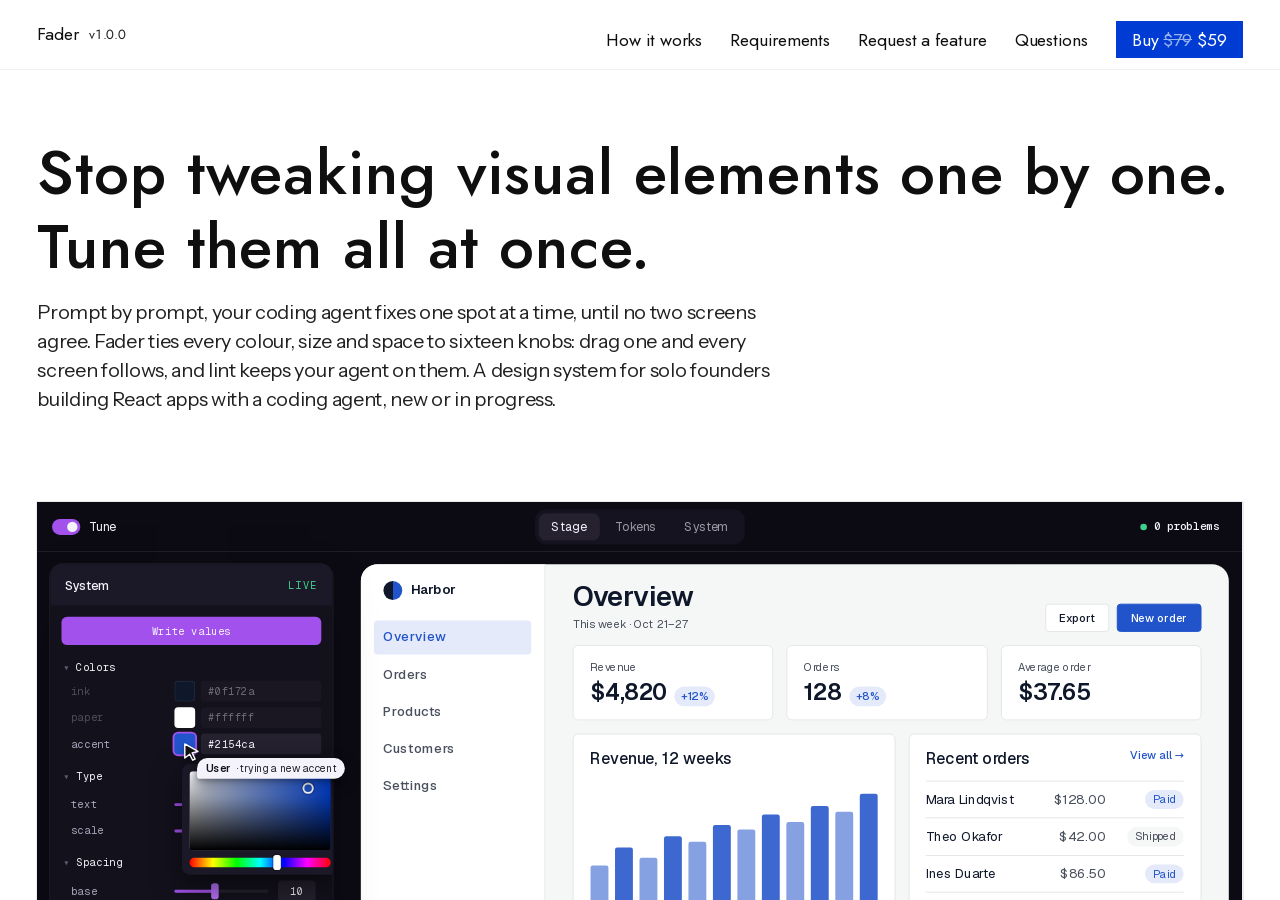
<file: index.html>
<!doctype html><html lang="en"><head><!-- Built by tools/build_site.py from wireframe/index.html. Edit that, not this file. --><meta charset=utf8><meta name=viewport content="width=device-width,initial-scale=1,viewport-fit=cover"><title>Fader · a design system you tune by hand</title><meta name="description" content="Stop tweaking screens one by one. Fader ties every colour, size and space in your React app to sixteen knobs your coding agent keeps to."><link rel="canonical" href="https://fader.tommydelarosbil.com/"><meta property="og:type" content="website"><meta property="og:url" content="https://fader.tommydelarosbil.com/"><meta property="og:title" content="Fader · a design system you tune by hand"><meta property="og:description" content="Stop tweaking screens one by one. Fader ties every colour, size and space in your React app to sixteen knobs your coding agent keeps to."><meta property="og:image" content="https://fader.tommydelarosbil.com/img/share.png"><meta property="og:image:width" content="2400"><meta property="og:image:height" content="1260"><meta name="twitter:card" content="summary_large_image"><script type="application/ld+json">{"@context": "https://schema.org", "@type": "SoftwareApplication", "name": "Fader", "url": "https://fader.tommydelarosbil.com/", "description": "Stop tweaking screens one by one. Fader ties every colour, size and space in your React app to sixteen knobs your coding agent keeps to.", "applicationCategory": "DeveloperApplication", "operatingSystem": "macOS", "softwareVersion": "1.0.0", "image": "https://fader.tommydelarosbil.com/img/share.png", "offers": {"@type": "Offer", "price": "59", "priceCurrency": "USD", "url": "https://fader.tommydelarosbil.com/#price"}, "publisher": {"@type": "Organization", "name": "Nastya Tommy Inc."}}</script><base href="/"><link rel=icon type="image/png" href="img/favicon.png"><link rel="apple-touch-icon" href="img/apple-touch-icon.png"><link rel="stylesheet" href="demo/step-window.css"><link rel="stylesheet" href="demo/scenes.css"><script src="demo/step-window.js"></script><script src="demo/scenes.js"></script><link rel=apple-touch-icon href="img/apple-touch-icon.png"><style>:root{color-scheme:light;box-sizing:border-box;padding-top:env(safe-area-inset-top,0px);padding-bottom:env(safe-area-inset-bottom,0px)}html{scroll-padding-top:env(safe-area-inset-top,0px)}body{margin:0;padding:0;font:14px -apple-system,BlinkMacSystemFont,sans-serif;background:#fff;color:#000}img{max-width:100%}[hidden]:not([hidden=until-found i]){display:none!important}.micro{margin:4px 0 0;font-size:13px;line-height:1.4;color:var(--mute);max-width:62ch;flex-basis:100%}

.cap h3{margin:0;font-size:19px;font-weight:500;line-height:1.22;letter-spacing:-.01em;text-wrap:balance}
.cap .tx{font-size:15px;line-height:1.5}
.cap .tx p{margin:0 0 .65em}.cap .tx p:last-child{margin-bottom:0}
.cap.play .tx{display:grid;gap:4px;justify-items:start}.cap.play b{font-weight:500}.cap.play .mute{color:var(--mute)}
.cap .tx ul{margin:0 0 .65em;padding-left:18px}.cap .tx li{margin-bottom:.3em}
.beats.long{gap:56px}
.beat.lg,.beat.txt{grid-template-columns:minmax(0,1fr)!important;align-items:start}
.beat.lg .cap,.beat.txt .cap{max-width:64ch;order:0!important}
.beat.lg .tx{font-size:16px}
.beat.txt .cap{border-left:2px solid var(--ink);padding-left:16px}
</style></head><body>
<!-- First paint (2026-10-19): the site's own faces are served with it and declared here, nothing blocks rendering;
     the two faces above the fold and the NexGen phone's engine and poster start loading with the page. -->
<link rel="preload" href="fonts/gf-jost-normal-100-900-latin.woff2" as="font" type="font/woff2" crossorigin>
<link rel="preload" href="fonts/gf-instrument-sans-normal-400-700-latin.woff2" as="font" type="font/woff2" crossorigin>
<style id="site-fonts">
/* site fonts, self-hosted (2026-10-19): latin + latin-ext from Google Fonts, served with the site */
/* latin-ext */ @font-face {
  font-family: 'Geist';
  font-style: normal;
  font-weight: 100 900;
  font-display: swap;
  src: url(fonts/gf-geist-normal-100-900-latin-ext.woff2) format('woff2');
  unicode-range: U+0100-02BA, U+02BD-02C5, U+02C7-02CC, U+02CE-02D7, U+02DD-02FF, U+0304, U+0308, U+0329, U+1D00-1DBF, U+1E00-1E9F, U+1EF2-1EFF, U+2020, U+20A0-20AB, U+20AD-20C4, U+2113, U+2C60-2C7F, U+A720-A7FF;
}
/* latin */ @font-face {
  font-family: 'Geist';
  font-style: normal;
  font-weight: 100 900;
  font-display: swap;
  src: url(fonts/gf-geist-normal-100-900-latin.woff2) format('woff2');
  unicode-range: U+0000-00FF, U+0131, U+0152-0153, U+02BB-02BC, U+02C6, U+02DA, U+02DC, U+0304, U+0308, U+0329, U+2000-206F, U+20AC, U+2122, U+2191, U+2193, U+2212, U+2215, U+FEFF, U+FFFD;
}
/* latin-ext */ @font-face {
  font-family: 'Instrument Sans';
  font-style: italic;
  font-weight: 400 700;
  font-stretch: 100%;
  font-display: swap;
  src: url(fonts/gf-instrument-sans-italic-400-700-latin-ext.woff2) format('woff2');
  unicode-range: U+0100-02BA, U+02BD-02C5, U+02C7-02CC, U+02CE-02D7, U+02DD-02FF, U+0304, U+0308, U+0329, U+1D00-1DBF, U+1E00-1E9F, U+1EF2-1EFF, U+2020, U+20A0-20AB, U+20AD-20C4, U+2113, U+2C60-2C7F, U+A720-A7FF;
}
/* latin */ @font-face {
  font-family: 'Instrument Sans';
  font-style: italic;
  font-weight: 400 700;
  font-stretch: 100%;
  font-display: swap;
  src: url(fonts/gf-instrument-sans-italic-400-700-latin.woff2) format('woff2');
  unicode-range: U+0000-00FF, U+0131, U+0152-0153, U+02BB-02BC, U+02C6, U+02DA, U+02DC, U+0304, U+0308, U+0329, U+2000-206F, U+20AC, U+2122, U+2191, U+2193, U+2212, U+2215, U+FEFF, U+FFFD;
}
/* latin-ext */ @font-face {
  font-family: 'Instrument Sans';
  font-style: normal;
  font-weight: 400 700;
  font-stretch: 100%;
  font-display: swap;
  src: url(fonts/gf-instrument-sans-normal-400-700-latin-ext.woff2) format('woff2');
  unicode-range: U+0100-02BA, U+02BD-02C5, U+02C7-02CC, U+02CE-02D7, U+02DD-02FF, U+0304, U+0308, U+0329, U+1D00-1DBF, U+1E00-1E9F, U+1EF2-1EFF, U+2020, U+20A0-20AB, U+20AD-20C4, U+2113, U+2C60-2C7F, U+A720-A7FF;
}
/* latin */ @font-face {
  font-family: 'Instrument Sans';
  font-style: normal;
  font-weight: 400 700;
  font-stretch: 100%;
  font-display: swap;
  src: url(fonts/gf-instrument-sans-normal-400-700-latin.woff2) format('woff2');
  unicode-range: U+0000-00FF, U+0131, U+0152-0153, U+02BB-02BC, U+02C6, U+02DA, U+02DC, U+0304, U+0308, U+0329, U+2000-206F, U+20AC, U+2122, U+2191, U+2193, U+2212, U+2215, U+FEFF, U+FFFD;
}
/* latin-ext */ @font-face {
  font-family: 'Jost';
  font-style: italic;
  font-weight: 100 900;
  font-display: swap;
  src: url(fonts/gf-jost-italic-100-900-latin-ext.woff2) format('woff2');
  unicode-range: U+0100-02BA, U+02BD-02C5, U+02C7-02CC, U+02CE-02D7, U+02DD-02FF, U+0304, U+0308, U+0329, U+1D00-1DBF, U+1E00-1E9F, U+1EF2-1EFF, U+2020, U+20A0-20AB, U+20AD-20C4, U+2113, U+2C60-2C7F, U+A720-A7FF;
}
/* latin */ @font-face {
  font-family: 'Jost';
  font-style: italic;
  font-weight: 100 900;
  font-display: swap;
  src: url(fonts/gf-jost-italic-100-900-latin.woff2) format('woff2');
  unicode-range: U+0000-00FF, U+0131, U+0152-0153, U+02BB-02BC, U+02C6, U+02DA, U+02DC, U+0304, U+0308, U+0329, U+2000-206F, U+20AC, U+2122, U+2191, U+2193, U+2212, U+2215, U+FEFF, U+FFFD;
}
/* latin-ext */ @font-face {
  font-family: 'Jost';
  font-style: normal;
  font-weight: 100 900;
  font-display: swap;
  src: url(fonts/gf-jost-normal-100-900-latin-ext.woff2) format('woff2');
  unicode-range: U+0100-02BA, U+02BD-02C5, U+02C7-02CC, U+02CE-02D7, U+02DD-02FF, U+0304, U+0308, U+0329, U+1D00-1DBF, U+1E00-1E9F, U+1EF2-1EFF, U+2020, U+20A0-20AB, U+20AD-20C4, U+2113, U+2C60-2C7F, U+A720-A7FF;
}
/* latin */ @font-face {
  font-family: 'Jost';
  font-style: normal;
  font-weight: 100 900;
  font-display: swap;
  src: url(fonts/gf-jost-normal-100-900-latin.woff2) format('woff2');
  unicode-range: U+0000-00FF, U+0131, U+0152-0153, U+02BB-02BC, U+02C6, U+02DA, U+02DC, U+0304, U+0308, U+0329, U+2000-206F, U+20AC, U+2122, U+2191, U+2193, U+2212, U+2215, U+FEFF, U+FFFD;
}
</style>
<style>
/* Layout: a tool bar over a "device frame" that scrolls on its own, so craft coverage can be measured per screen. Greyscale wireframe, blueprint-blue notes. */
:root{
  --paper:#F1F1EE; --chrome:#E4E4E0; --ink:#18191B; --mute:#686B70; --line:#C6C7C4;
  --fill:#DADBD7; --hatch:#C9CAC6; --note:#2448E8; --note-ink:#FFFFFF; --ok:#17804A; --warn:#A8660A; --shade:rgba(10,10,12,.55);
  --sans:"Instrument Sans", ui-sans-serif, system-ui, -apple-system, "Segoe UI", sans-serif;
  --mono:"IBM Plex Mono", ui-monospace, SFMono-Regular, Menlo, monospace;
  --gut:16px;
}
@media (prefers-color-scheme: dark){ :root:not([data-theme="light"]){
  --paper:#161718; --chrome:#0E0F10; --ink:#ECECE8; --mute:#9A9DA2; --line:#3A3C3F;
  --fill:#26282A; --hatch:#323437; --note:#7D95FF; --note-ink:#0B0C10; --ok:#4CC383; --warn:#E1A43F; --shade:rgba(0,0,0,.7); color-scheme:dark }}
:root[data-theme="dark"]{
  --paper:#161718; --chrome:#0E0F10; --ink:#ECECE8; --mute:#9A9DA2; --line:#3A3C3F;
  --fill:#26282A; --hatch:#323437; --note:#7D95FF; --note-ink:#0B0C10; --ok:#4CC383; --warn:#E1A43F; --shade:rgba(0,0,0,.7); color-scheme:dark }
html,body{height:100%}
body{background:var(--chrome);color:var(--ink);font-family:var(--sans);font-size:15px;line-height:1.45;display:flex;flex-direction:column;overflow:hidden}
button{font:inherit;color:inherit}
:focus-visible{outline:2px solid var(--note);outline-offset:2px}

/* ---------- tool bar (not part of the site) ---------- */
.bar{display:flex;flex-wrap:wrap;align-items:center;gap:8px 14px;padding:8px var(--gut);font-family:var(--mono);font-size:12px;border-bottom:1px solid var(--line)}
.bar .id{font-weight:500;margin-right:auto;white-space:nowrap}
.bar .id span{color:var(--mute);font-weight:400}
.seg{display:inline-flex;border:1px solid var(--line);border-radius:6px;overflow:hidden}
.seg button{background:none;border:0;padding:5px 10px;cursor:pointer;color:var(--mute)}
.seg button[aria-pressed="true"]{background:var(--ink);color:var(--paper)}
.meter{display:inline-flex;align-items:center;gap:8px;white-space:nowrap}
.meter .track{width:90px;height:6px;border-radius:3px;background:var(--fill);position:relative;overflow:hidden}
.meter .band{position:absolute;left:65%;width:15%;top:0;bottom:0;background:var(--hatch)}
.meter .fillb{position:absolute;left:0;top:0;bottom:0;background:var(--warn);transition:width .2s}
.meter.good .fillb{background:var(--ok)}
.meter b{font-weight:500;min-width:3.2em;font-variant-numeric:tabular-nums}
.meter.good b{color:var(--ok)} .meter b{color:var(--warn)}

/* ---------- stage + device frame ---------- */
.stage{flex:1;min-height:0;display:flex;justify-content:center;align-items:stretch;padding:12px;}
.fw{position:relative;width:100%;max-width:1440px;background:var(--paper);border:1px solid var(--line);border-radius:8px;overflow:hidden;display:flex}
body.m .stage{padding-block:16px}
body.m .fw{width:390px;max-height:844px;border-radius:30px;border-width:6px;border-color:var(--ink)}
.frame{flex:1;overflow-y:auto;overflow-x:hidden;container-type:inline-size;container-name:site;scroll-behavior:smooth}
@media (max-width:520px){ .stage{padding:0} .fw,body.m .fw{border-radius:0;border-width:0;max-height:none;width:100%} .devseg{display:none} }

/* ---------- the site (inside the frame) ---------- */
.site{padding-inline:var(--gut);padding-block:0 40px;max-width:1360px;margin-inline:auto}
@container site (min-width:760px){ .site{--gut:32px} }
.hdr{display:flex;align-items:center;gap:16px;height:48px;position:sticky;top:0;background:var(--paper);z-index:5}
.mark{display:inline-grid;place-items:center;width:26px;height:26px;border:1.5px solid var(--ink);font:600 11px var(--mono);letter-spacing:.02em}
.hdr .name{font-weight:600;text-decoration:none;color:inherit;display:flex;gap:10px;align-items:center;margin-right:auto}
/* The version beside the name: the one Fader ships as, quieter than the name. */
.hdr .name .ver{font-size:.75em;color:var(--mute);font-variant-numeric:tabular-nums}
.hdr nav{display:flex;gap:18px}
.hdr nav a{color:var(--mute);text-decoration:none}
.hdr nav a[aria-current="page"]{color:var(--ink);text-decoration:underline;text-underline-offset:4px}

.mono{font-family:var(--mono);font-size:12px;letter-spacing:.01em}
.mute{color:var(--mute)}
.chip{display:inline-block;font:500 11px var(--mono);border:1px solid var(--line);border-radius:4px;padding:1px 6px;color:var(--mute);white-space:nowrap}
.chip.ev{border-style:dashed}
.chip.lock{border-color:var(--ink);color:var(--ink)}

/* visuals */
.vis{position:relative;margin:0;background:var(--fill);border-radius:6px;overflow:hidden}
.vis img,.vis video{display:block;width:100%;height:100%;object-fit:cover}
.vis.contain :is(img,video){object-fit:contain;background:var(--fill)}
.frame:not(.colour) .vis img,.frame:not(.colour) .vis video{filter:grayscale(1) contrast(.95)}
.vis figcaption{position:absolute;left:8px;bottom:8px;font:500 11px var(--mono);background:var(--paper);padding:2px 6px;border-radius:3px}
.ph{background:repeating-linear-gradient(135deg,var(--fill) 0 10px,var(--hatch) 10px 11px);display:flex;flex-direction:column;justify-content:flex-end;padding:14px;gap:4px;border:1px dashed var(--mute)}
.ph .k{font:500 11px var(--mono);text-transform:uppercase;letter-spacing:.06em;color:var(--mute)}
.ph .w{font-weight:500;max-width:46ch;text-wrap:pretty}
.ph .s{font:11px var(--mono);color:var(--mute)}
.phones{display:flex;gap:4%;justify-content:center;align-items:center;padding:6% 4%;background:var(--fill)}
.phone{flex:0 1 28%;aspect-ratio:9/19.5;border:5px solid var(--ink);border-radius:22px;overflow:hidden;background:var(--paper)}
.phone img{width:100%;height:100%;object-fit:cover;object-position:top}
.pair{display:grid;grid-template-columns:1fr 1fr;gap:8px;background:transparent}
.pair>.vis{aspect-ratio:auto}
.pair .lbl{position:absolute;top:8px;left:8px;font:500 11px var(--mono);background:var(--ink);color:var(--paper);padding:2px 6px;border-radius:3px}
.locked{display:grid;place-items:center;text-align:center}
.locked::before{content:"";position:absolute;inset:0;background:repeating-linear-gradient(90deg,var(--fill) 0 18px,var(--hatch) 18px 30px);filter:blur(6px);opacity:.9}
.locked .lk{position:relative;display:grid;gap:6px;justify-items:center;font:500 12px var(--mono)}
.locked .pad{width:30px;height:24px;border:2px solid var(--ink);border-radius:4px;position:relative;margin-top:12px}
.locked .pad::before{content:"";position:absolute;left:5px;right:5px;top:-14px;height:14px;border:2px solid var(--ink);border-bottom:0;border-radius:10px 10px 0 0}

/* notes layer (wireframe annotations) */
.anchor{position:relative}
.note{position:absolute;z-index:4;top:8px;right:8px;max-width:270px;background:var(--note);color:var(--note-ink);font:12px/1.35 var(--mono);padding:6px 8px;border-radius:4px;box-shadow:0 2px 0 rgba(0,0,0,.12)}
.note.l{right:auto;left:8px}
@container site (max-width:759px){ .note{max-width:200px;font-size:11px} }
@container site (min-width:760px){ .hdr{height:56px} .intro{padding-block:28px 22px} }
.note.b{top:auto;bottom:8px}
.frame:not(.notes) .note{display:none}
.note b{font-weight:500}

/* home */
.intro{padding-block:14px 14px;display:grid;gap:6px}
.intro h1{font-size:clamp(24px,5.4cqi,46px);line-height:1.04;letter-spacing:-.02em;font-weight:500;margin:0;text-wrap:balance;max-width:20ch}
.intro p{margin:0;color:var(--mute)}
.feat{display:grid;gap:10px;margin-bottom:28px}
.feat .vis{aspect-ratio:9/13}
@container site (min-width:760px){ .feat .vis{aspect-ratio:16/8} }
.row-meta{display:flex;flex-wrap:wrap;gap:6px 10px;align-items:baseline}
.row-meta h2,.row-meta h3{margin:0;font-weight:500;letter-spacing:-.01em}
.row-meta h2{font-size:22px}
.list-h{display:flex;justify-content:space-between;align-items:baseline;border-top:1px solid var(--ink);padding-top:8px;margin-bottom:12px}
.rows{display:grid;gap:28px}
.row{display:grid;gap:10px;text-decoration:none;color:inherit}
.row .vis{aspect-ratio:4/3;transition:transform .35s cubic-bezier(.2,.7,.2,1)}
.row:hover .vis{transform:scale(.99)}
.row .t{font-size:19px;font-weight:500;letter-spacing:-.01em;line-height:1.2;text-wrap:balance}
.row .m{display:flex;flex-wrap:wrap;gap:6px;align-items:center}
@container site (min-width:760px){
  .row{grid-template-columns:minmax(0,7fr) minmax(0,3fr);gap:24px;align-items:end}
  .row .vis{aspect-ratio:16/9}
  .row .t{font-size:22px}
}
.wl{font:12px var(--mono);color:var(--mute);border-left:2px solid var(--ink);padding:4px 10px;margin-top:-8px}

/* case page */
.back{display:inline-block;margin-block:12px 8px;color:var(--mute);text-decoration:none;font:12px var(--mono)}
.chead{display:grid;gap:8px;padding-block:4px 14px}
.chead h1{margin:0;font-size:clamp(26px,5cqi,44px);line-height:1.05;letter-spacing:-.02em;font-weight:500;text-wrap:balance;max-width:22ch}
.ctx{display:flex;flex-wrap:wrap;gap:6px 10px;align-items:center}
.modes{display:inline-flex;margin-left:auto}
.hero{aspect-ratio:4/5;margin-bottom:28px}
@container site (min-width:760px){ .hero{aspect-ratio:16/9} }
.beats{display:grid;gap:36px}
.beat{display:grid;gap:10px}
.beat .vis{aspect-ratio:4/5}
.beat .vis.wide{aspect-ratio:4/3}
.vis.case-named{overflow:visible;margin-bottom:22px}
/* image names are real text (2026-10-18), so Tommy can select one to say which image to change */
.vis.case-named>img{border-radius:inherit}
.vis.case-phone-collection{overflow:visible;margin-bottom:22px}
.case-phones{display:flex;gap:4%;justify-content:center;align-items:flex-start;padding:6% 4%;background:var(--fill)}
.case-phone{display:grid;justify-items:center;gap:6px;flex:0 1 28%;min-width:0}
.case-phone .phone{width:100%;flex:none}
.case-phone{position:relative;margin-bottom:22px}
@container site (min-width:760px){
  .beat{grid-template-columns:minmax(0,3fr) minmax(0,1fr);gap:24px;align-items:end}
  .beat .vis,.beat .vis.wide{aspect-ratio:16/10}
  .beat.flip{grid-template-columns:minmax(0,1fr) minmax(0,3fr)}
  .beat.flip .cap{order:-1}
}
.cap{display:grid;gap:8px;align-content:end}
.cap .n{font:12px var(--mono);color:var(--mute)}
.cap p{margin:0;font-size:16px;line-height:1.4;text-wrap:pretty}
.cap .long{font-size:14px;color:var(--mute);border-top:1px solid var(--line);padding-top:8px}
.more{justify-self:start;background:none;border:1px solid var(--ink);border-radius:999px;padding:3px 12px;cursor:pointer;font:500 12px var(--mono)}
.more:hover{background:var(--ink);color:var(--paper)}
.result{margin-top:44px;border-top:1px solid var(--ink);padding-top:12px;display:grid;gap:18px}
.nums{display:grid;grid-template-columns:repeat(auto-fit,minmax(140px,1fr));gap:18px}
.num b{display:block;font-size:clamp(30px,6cqi,52px);font-weight:500;letter-spacing:-.03em;line-height:1;font-variant-numeric:tabular-nums}
.num span{display:block;color:var(--mute);margin-block:4px 6px}
.fine{display:grid;gap:14px}
@container site (min-width:760px){ .fine{grid-template-columns:1fr 1fr 1fr} }
.fine h4{margin:0 0 4px;font:500 12px var(--mono);text-transform:uppercase;letter-spacing:.06em;color:var(--mute)}
.fine p{margin:0}
.next{margin-top:44px;display:grid;gap:10px;text-decoration:none;color:inherit;border-top:1px solid var(--line);padding-top:12px}
.next .vis{aspect-ratio:21/9}

/* gate */
.gate{display:grid;gap:18px;padding-block:8px 20px}
.gate .vis{aspect-ratio:4/5}
@container site (min-width:760px){ .gate{grid-template-columns:minmax(0,2fr) minmax(0,1fr);align-items:end} .gate .vis{aspect-ratio:16/10} }
.gate form{display:grid;gap:8px}
.gate input{font:inherit;padding:10px 12px;border:1px solid var(--ink);border-radius:6px;background:var(--paper);color:var(--ink)}
.gate button{background:var(--ink);color:var(--paper);border:0;border-radius:6px;padding:10px 12px;cursor:pointer;font-weight:500}
.disclose{font:12px/1.5 var(--mono);color:var(--mute);border-left:2px solid var(--ink);padding:2px 10px}

/* modal (Long detail of one beat) */
.scrim{position:absolute;inset:0;background:var(--shade);display:grid;place-items:center;padding:16px;z-index:20;opacity:0;pointer-events:none;transition:opacity .2s}
.scrim.open{opacity:1;pointer-events:auto}
.dlg{background:var(--paper);border-radius:10px;max-width:640px;width:100%;max-height:85%;overflow:auto;padding:18px;display:grid;gap:12px;transform:translateY(8px) scale(.98);transition:transform .25s cubic-bezier(.2,.7,.2,1)}
.scrim.open .dlg{transform:none}
.dlg .vis{aspect-ratio:16/10}
.dx{display:grid;gap:8px}
.fw{container-type:inline-size;container-name:fw}
@container fw (min-width:600px){ .dx:has(> :nth-child(2)){grid-template-columns:1fr 1fr} .dx:has(> :nth-child(2)) .vis{aspect-ratio:4/3} }
.extra{display:grid;gap:8px;grid-column:1/-1}
@container site (min-width:760px){ .extra{grid-template-columns:repeat(auto-fill,minmax(300px,1fr))} }
.extra .vis{aspect-ratio:16/10!important}
.dlg header{display:flex;justify-content:space-between;gap:12px;align-items:start}
.dlg h3{margin:0;font-weight:500;font-size:18px}
.dlg p{margin:0}
.x{background:none;border:1px solid var(--line);border-radius:6px;padding:2px 8px;cursor:pointer;font:12px var(--mono)}

/* writing */
.wlist{display:grid;border-top:1px solid var(--ink);margin-top:24px}
.post{display:grid;gap:4px;padding-block:14px;border-bottom:1px solid var(--line);text-decoration:none;color:inherit}
@container site (min-width:760px){ .post{grid-template-columns:120px 1fr auto;gap:20px;align-items:baseline} }
.post .t{font-size:18px;font-weight:500}

/* about */
.about{display:grid;gap:28px;padding-top:20px}
/* the photo sits one gutter below the site bar and one gutter from its text, the gutter it already has on the left (2026-10-20) */
.about-top{display:grid;gap:var(--site-pad,16px)}
@container site (min-width:760px){ .about-top{grid-template-columns:min(400px,calc((100% - var(--site-pad,16px)) / 3)) minmax(0,1fr);align-items:end} }
.about-top .vis{aspect-ratio:1/1;width:100%}
.bio{display:grid;gap:10px;font-size:17px;line-height:1.45;max-width:58ch}
.bio p{margin:0}
.princ{display:grid;gap:0;border-top:1px solid var(--ink)}
.princ li{list-style:none;padding:10px 0;border-bottom:1px solid var(--line);font-size:17px}
.princ{padding:0;margin:0}
/* one centre (6.5px from the left) for the line (1px), the fill (3px) and the dots (13px): odd widths, so all three share a pixel column */
.tl{position:relative;padding-left:22px;display:grid;gap:0}
.tl::before{content:"";position:absolute;left:6px;top:0;bottom:0;width:1px;background:var(--line)}
.tl .prog{position:absolute;left:5px;top:0;width:3px;background:var(--ink);height:0;transition:height .15s linear}
.tl .r{position:relative;display:grid;gap:2px;padding:12px 0;border-bottom:1px solid var(--line);cursor:default}
@container site (min-width:760px){ .tl .r{grid-template-columns:90px minmax(0,.8fr) minmax(0,2fr);gap:20px;align-items:baseline} }
.tl .r::before{content:"";position:absolute;left:-22px;top:17.5px;box-sizing:border-box;width:13px;height:13px;border-radius:50%;background:var(--paper);border:1.5px solid var(--mute);transition:background .3s,transform .3s}
.tl .r.on::before{background:var(--ink);border-color:var(--ink);transform:scale(1.2)}
.tl .r .co{font-weight:600;font-size:17px}
.tl .r .hl{color:var(--mute);transition:color .3s;list-style:none;margin:0;padding:0;display:grid;gap:5px}
.tl .r .hl li{position:relative;padding-left:14px;line-height:1.4}
.tl .r .hl li::before{content:"–";position:absolute;left:0;color:var(--line)}
.tl .r .hl b{font-weight:600;color:var(--ink)}
.tl .r .hl .lab{font:11px var(--mono);color:var(--mute)}
.tl .r:hover .hl,.tl .r.on .hl{color:var(--ink)}
.cta{display:flex;flex-wrap:wrap;gap:10px}
.btn{display:inline-flex;gap:8px;align-items:center;border:1px solid var(--ink);border-radius:6px;padding:8px 12px;text-decoration:none;color:inherit;background:none;cursor:pointer;font-weight:500}

/* footer */
.foot{margin-top:56px;border-top:1px solid var(--ink);padding-top:12px;display:flex;flex-wrap:wrap;gap:12px 22px;align-items:center}
.foot .email{user-select:all;font-weight:500}
.copy{background:none;border:1px solid var(--line);border-radius:4px;padding:2px 8px;cursor:pointer;font:12px var(--mono)}

/* hooks the style layers use; the wireframe looks the same with them */
.row-meta.stack{display:grid;gap:8px}
.row-meta .m{display:flex;flex-wrap:wrap;gap:6px;align-items:center}
.foot .cr{margin-left:auto}
.next .nt{font-size:20px;font-weight:500}
.bio .lede{font-size:clamp(22px,4cqi,32px);line-height:1.15;letter-spacing:-.01em}
.styleseg button{white-space:nowrap}
@media (prefers-reduced-motion:reduce){ *{transition:none!important;scroll-behavior:auto!important} }

/* ---------- NexGen cover stage (nx-stage.js): the landing's first piece of work ----------
   The product's own world (ink, paper, signal) inside the style's frame: each layer keeps its radius,
   proportions and bleed; the stage keeps NexGen's colours, like a screenshot would. */
.nxs{--nxs-bg:#0C0B0A;--nxs-paper:#EEEAE1;--nxs-signal:#FF4F1F;--nxs-hair:rgba(238,234,225,.14);background:var(--nxs-bg);isolation:isolate}
.nxs-world{position:absolute;inset:0;overflow:hidden;background:var(--nxs-bg);color:var(--nxs-paper);-webkit-tap-highlight-color:transparent}
.frame:not(.colour) .nxs-world{filter:grayscale(1)}
.nxs-field{position:absolute;inset:0;width:100%;height:100%;image-rendering:pixelated;opacity:0;transition:opacity 1.4s ease}
.nxs-world.in .nxs-field{opacity:var(--fade,1)}
.nxs-light{position:absolute;inset:0;pointer-events:none;background:radial-gradient(30% 44% at var(--pcx,50%) var(--pcy,50%),rgba(255,79,31,.14),transparent 72%),radial-gradient(120% 95% at 50% 50%,transparent 52%,rgba(0,0,0,.62) 100%)}
.nxs-mark{position:absolute;inset:0;display:grid;grid-template-columns:1fr var(--gap,30%) 1fr;align-items:center;padding-inline:var(--gutter,24px);font:500 var(--size,12vw)/.82 "Space Grotesk","Helvetica Neue",Arial,sans-serif;letter-spacing:-.065em;color:var(--nxs-paper);pointer-events:none;user-select:none;opacity:var(--fade,1)}
.nxs-mark .w{display:block;white-space:nowrap;text-shadow:var(--edge,-.02em) .004em 0 rgba(255,79,31,.9)}
.nxs-mark .nex{justify-self:end;padding-right:.04em;clip-path:inset(-10% -10% -10% calc(var(--clip,100%) * 1.2 - 10%))}
.nxs-mark .gen{grid-column:3;justify-self:start;clip-path:inset(-10% calc(var(--clip,100%) * 1.2 - 10%) -10% -10%)}
.nxs-mark .in{display:block;will-change:transform}
.nxs-mark .nex .in{transform:translateX(var(--nx,0))}
.nxs-mark .gen .in{transform:translateX(var(--gx,0))}
.nxs-world.no-words .nxs-mark{display:none}
.nxs-gl{position:absolute;inset:0;width:100%;height:100%;touch-action:pan-y;cursor:pointer;outline:none}
.nxs-world.on-phone .nxs-gl{cursor:grab}
:is(.row,.feat,.next)>figure.vis:not(.stg):not(.nxs){cursor:pointer}
:is(.row .t,.feat .row-meta h2){cursor:pointer}
.acc{color:var(--accent,#003CD4)}   /* ==text== in the vault notes */
/* the password gate: question, field and button together in the block, white on the brand colour */
.gate.anchor{grid-template-columns:minmax(0,1fr)!important}
.gate-block .lk{gap:14px!important}
.gate-block .lk>[data-edit]{margin-bottom:10px}
.gate-block input,.gate-block button{box-sizing:border-box;width:min(250px,100%);margin:0;font:400 15px/1.2 var(--sans)!important;border-radius:var(--radius,0)!important}
.gate-block input{padding:12px 14px;background:transparent!important;color:#fff!important;border:1px solid rgba(255,255,255,.7)!important}
.gate-block input::placeholder{color:rgba(255,255,255,.72)}
.gate-block input:focus{outline:none;border-color:#fff!important;box-shadow:0 0 0 1px #fff}
.gate-block button{padding:12px 14px;border:0!important;background:#fff!important;color:var(--deep,#003CD4)!important;font-weight:500!important;cursor:pointer}
.gate-block,.gate-block .lk,.gate-block .mute{color:#fff!important}
@container site (max-width:759px){ .fw #site[data-case]:not([data-case=""]) .gate>.vis.gate-block{aspect-ratio:auto!important;min-height:min(440px,calc(var(--vh,100vh) - 88px))} }
/* a wrong password: one short shake and a pale red line that stays readable on the blue (5.6:1) */
.gate-err{margin:2px 0 0;min-height:1.4em;font:400 14px/1.4 var(--sans)!important;color:#FFC9C9!important;visibility:hidden}
.gate-block.bad .gate-err,.gate-block.bad input{border-color:#FFC9C9!important;box-shadow:0 0 0 1px #FFC9C9}
.gate-block.shake .lk{animation:gate-shake .42s cubic-bezier(.36,.07,.19,.97)}
@keyframes gate-shake{15%{transform:translateX(-9px)}30%{transform:translateX(8px)}45%{transform:translateX(-6px)}60%{transform:translateX(4px)}75%{transform:translateX(-2px)}100%{transform:none}}
@media (prefers-reduced-motion:reduce){.gate-block.shake .lk{animation:none}}
.gate-after{display:grid;gap:10px;max-width:44rem}
.gate-after .disclose{margin:0}
.nxs,.nxs *{-webkit-user-drag:none;-webkit-user-select:none;user-select:none}
.nxs-world.grabbing .nxs-gl{cursor:grabbing}
.nxs .nxs-film{position:absolute;width:2px;height:2px;left:0;bottom:0;opacity:.01;pointer-events:none;filter:none}
.nxs .nxs-world.flat .nxs-film{width:auto;height:86%;aspect-ratio:600/1298;left:50%;top:50%;bottom:auto;transform:translate(-50%,-50%) rotate(-2deg);opacity:1;object-fit:cover;border-radius:clamp(18px,4.5cqi,44px);border:clamp(5px,.8cqi,9px) solid #23221F;box-shadow:0 30px 80px rgba(0,0,0,.6),-18px 0 50px -20px rgba(255,90,36,.35)}
.nxs-world.flat .nxs-gl{display:none}
.nxs-grain{position:absolute;inset:0;pointer-events:none;opacity:.09;mix-blend-mode:overlay;background-image:url("data:image/svg+xml,%3Csvg xmlns='http://www.w3.org/2000/svg' width='160' height='160'%3E%3Cfilter id='n'%3E%3CfeTurbulence type='fractalNoise' baseFrequency='.9' numOctaves='2' stitchTiles='stitch'/%3E%3CfeColorMatrix values='0 0 0 0 1 0 0 0 0 1 0 0 0 0 1 0 0 0 .9 0'/%3E%3C/filter%3E%3Crect width='160' height='160' filter='url(%23n)'/%3E%3C/svg%3E")}
.feat:focus-visible{outline:none}
.feat:focus-visible .nxs{outline:2px solid var(--nxs-signal);outline-offset:3px}
</style>
<style id="style-layers">
/* ================= STYLE LAYERS (study, AI proposal: awaiting review) =================
   Each layer translates one reference site onto this IA. Captures and measured tokens: research/style-references.
   Kept from the IA: page order, craft-first rows, Micro on the landing, evidence labels.
   Changed per layer: tokens, type, grid, rhythm, and one signature move.
   Fonts are free stand-ins for the commercial originals, loaded only when a layer is picked. */
.fw[data-style]{background:var(--paper);color:var(--ink);font-family:var(--sans);border-color:transparent}
.fw[data-style] .frame{background:var(--paper)}
body.m .fw[data-style]{border-color:#111}
.fw[data-style] .site{max-width:none;padding-bottom:0}
.fw[data-style] .note{font-family:"IBM Plex Mono",ui-monospace,monospace;background:#2448E8;color:#fff}
.fw[data-style] .vis.ph{background:var(--fill);border:1px dashed var(--line)}
.fw[data-style] .ph .k,.fw[data-style] .ph .s{color:var(--mute)}
.fw[data-style] .row-meta{flex-wrap:nowrap}
.fw[data-style] .micro{flex-basis:auto}
@media (prefers-reduced-motion:reduce){ .fw[data-style] *{animation:none!important} }

/* ---------- 1 · HANSON WU ----------
   A quiet serif monograph. The serif carries titles and prose; a grotesk only labels.
   64px margins, square media, captions under the work, 160px air between projects,
   header in difference blend over the work, a dark closing band. */
.fw[data-style=hanson]{
  --paper:#FFFFFF; --ink:#0F0F0F; --mute:#676769; --line:#E5E5E5; --fill:#F2F1EF; --hatch:#E6E5E2; --shade:rgba(15,15,15,.6);
  --deep:#1B1C1F; --deep-ink:#FFFFFF; --deep-line:#3C3D40; --deep-mute:#A3A3A6;
  --serif:"Newsreader","Iowan Old Style",Georgia,serif; --sans:"Geist","Helvetica Neue",Arial,sans-serif; --mono:var(--sans);
  --h-display:clamp(30px,4.17cqi,60px); --h-title:clamp(20px,1.95cqi,28px); --h-cta:clamp(30px,3.6cqi,52px);
  --t-label:clamp(15px,1.67cqi,24px); --t-body:clamp(17px,1.4cqi,20px);
}
.fw[data-style=hanson] .site{--gut:clamp(16px,4.45cqi,64px);font-family:var(--serif)}
.fw[data-style=hanson] .hdr{height:auto;padding-block:clamp(16px,3.9cqi,56px) clamp(8px,1.4cqi,20px);background:transparent;color:#fff;mix-blend-mode:difference;font:400 var(--t-label)/1.15 var(--sans)}
.fw[data-style=hanson] .hdr .mark{display:none}
.fw[data-style=hanson] .hdr .name{font-weight:400}
.fw[data-style=hanson] .hdr nav{gap:clamp(16px,2.2cqi,32px)}
.fw[data-style=hanson] .hdr nav a{color:inherit}
.fw[data-style=hanson] .hdr nav a[aria-current="page"]{text-decoration-thickness:1px;text-underline-offset:6px}
.fw[data-style=hanson] .intro{padding-block:clamp(40px,6cqi,88px) clamp(32px,4.4cqi,64px);gap:clamp(14px,1.4cqi,20px)}
.fw[data-style=hanson] .intro h1{font:400 var(--h-display)/1.2 var(--serif);letter-spacing:-.005em;max-width:none}
.fw[data-style=hanson] .intro p{font:400 var(--t-label)/1.15 var(--sans);color:var(--mute)}
.fw[data-style=hanson] .vis{border-radius:0}
.fw[data-style=hanson] .feat{gap:clamp(14px,1.7cqi,24px);margin-bottom:0}
.fw[data-style=hanson] .feat .vis{aspect-ratio:4/5}
.fw[data-style=hanson] .row-meta{display:flex;flex-direction:column;align-items:flex-start;gap:clamp(4px,.55cqi,8px)}
.fw[data-style=hanson] .row-meta>.mute{order:-1;font:400 var(--t-label)/1.15 var(--sans);color:var(--mute)}
.fw[data-style=hanson] .row-meta h2,.fw[data-style=hanson] .row .t{font:400 var(--h-title)/1.5 var(--serif);letter-spacing:0}
.fw[data-style=hanson] .micro{order:1;margin:4px 0 0;font:400 clamp(16px,1.18cqi,18px)/1.55 var(--serif);color:var(--mute);max-width:58ch}
.fw[data-style=hanson] .row-meta .m{order:2;margin-top:6px}
.fw[data-style=hanson] .chip{border:0;padding:0;border-radius:0;background:none;font:400 14px/1.4 var(--sans);color:var(--mute)}
.fw[data-style=hanson] .chip+.chip::before{content:"·";margin-right:6px}
.fw[data-style=hanson] .list-h{border-top:0;margin:0 0 clamp(32px,4.4cqi,64px);padding-top:0}   /* no rule: the gap above is the page's own (2026-10-20) */
.fw[data-style=hanson] .list-h .mono{font:400 var(--t-label)/1.15 var(--sans);color:var(--mute)}
.fw[data-style=hanson] .rows{gap:clamp(72px,12.2cqi,176px) clamp(24px,11.1cqi,160px)}
.fw[data-style=hanson] .row{grid-template-columns:minmax(0,1fr);gap:clamp(14px,1.7cqi,24px);align-items:start}
.fw[data-style=hanson] .row .vis{aspect-ratio:4/3}
.fw[data-style=hanson] .locked{background:var(--deep);color:var(--deep-ink)}
.fw[data-style=hanson] .locked::before{display:none}
.fw[data-style=hanson] .locked .lk{font:400 var(--h-title)/1.4 var(--serif);max-width:26ch;padding:24px}
.fw[data-style=hanson] .locked .lk .mute{font:400 15px/1.5 var(--sans);color:var(--deep-mute)}
.fw[data-style=hanson] .locked .pad,.fw[data-style=hanson] .locked .pad::before{border-color:currentColor}
.fw[data-style=hanson] .wl{border:0;padding:0;margin-top:clamp(56px,8cqi,112px);font:400 15px/1.55 var(--sans);color:var(--mute);max-width:62ch}
.fw[data-style=hanson] .foot{margin:clamp(96px,11cqi,160px) calc(-1*var(--gut)) 0;padding:clamp(72px,11cqi,160px) var(--gut) clamp(28px,3.4cqi,48px);background:var(--deep);color:var(--deep-ink);border:0;display:grid;grid-template-columns:auto auto 1fr;gap:clamp(20px,2cqi,28px) clamp(16px,2cqi,28px);align-items:center;font:400 clamp(15px,1.4cqi,20px)/1.2 var(--sans)}
.fw[data-style=hanson] .foot .email{grid-column:1/-1;justify-self:start;font:400 var(--h-cta)/1.15 var(--serif);text-decoration:underline;text-decoration-thickness:1px;text-underline-offset:.16em}
.fw[data-style=hanson] .foot .copy{border:1px solid var(--deep-line);color:inherit;border-radius:0;padding:6px 14px;font:inherit;background:none}
.fw[data-style=hanson] .foot a.mute{color:inherit}
.fw[data-style=hanson] .foot .cr a{color:inherit}
.fw[data-style=hanson] .foot .cr{display:flex;flex-wrap:wrap;gap:8px 24px;grid-column:1/-1;margin:clamp(48px,7cqi,104px) 0 0;padding-top:clamp(24px,2.8cqi,40px);border-top:1px solid var(--deep-line);font:inherit;color:var(--deep-mute)}
.fw[data-style=hanson] .chead{justify-items:center;text-align:center;padding-block:var(--case-top) clamp(36px,5cqi,72px);gap:clamp(12px,1.4cqi,20px)}
.fw[data-style=hanson] .chead h1{font:400 clamp(28px,3.05cqi,44px)/1.25 var(--serif);letter-spacing:0;max-width:24ch}
.fw[data-style=hanson] .disclose{border:0;padding:0;font:400 14px/1.5 var(--sans);max-width:60ch}
.fw[data-style=hanson] .hero{aspect-ratio:4/5;margin-bottom:clamp(64px,10cqi,144px)}
.fw[data-style=hanson] .pair{gap:clamp(12px,2.2cqi,32px)}
.fw[data-style=hanson] .beats{gap:clamp(80px,11cqi,160px)}
.fw[data-style=hanson] .beat{grid-template-columns:minmax(0,1fr);gap:clamp(24px,3.4cqi,48px);align-items:start}
.fw[data-style=hanson] .beat .vis,.fw[data-style=hanson] .beat .vis.wide{aspect-ratio:4/3}
.fw[data-style=hanson] .beat.flip .cap{order:0}
.fw[data-style=hanson] .cap{gap:clamp(10px,1.1cqi,16px)}
.fw[data-style=hanson] .cap .n{font:400 clamp(14px,1.11cqi,16px)/1.3 var(--sans);color:var(--mute)}
.fw[data-style=hanson] .cap h3{font:400 var(--h-title)/1.35 var(--serif);letter-spacing:0}
.fw[data-style=hanson] .cap .tx{font:400 var(--t-body)/1.6 var(--serif);color:var(--ink)}
.fw[data-style=hanson] .beat.txt .cap{border-left:0;padding-left:0}
.fw[data-style=hanson] .beat.lg .cap,.fw[data-style=hanson] .beat.txt .cap{max-width:44rem}
.fw[data-style=hanson] .result{border-top:1px solid var(--line);margin-top:clamp(96px,12cqi,176px);padding-top:clamp(40px,5.5cqi,80px);gap:clamp(32px,4cqi,56px)}
.fw[data-style=hanson] .result>.mono{font:400 var(--t-label)/1.2 var(--sans);color:var(--mute)}
.fw[data-style=hanson] .nums{grid-template-columns:repeat(auto-fit,minmax(180px,1fr));gap:32px}
.fw[data-style=hanson] .num{display:flex;flex-direction:column;align-items:flex-start;gap:6px}
.fw[data-style=hanson] .num>span:not(.chip){order:-1;margin:0;font:400 15px/1.3 var(--sans);color:var(--mute)}
.fw[data-style=hanson] .num b{font:400 clamp(28px,2.8cqi,40px)/1.15 var(--serif);letter-spacing:0}
.fw[data-style=hanson] .fine{gap:clamp(24px,3cqi,40px)}
.fw[data-style=hanson] .fine h4{font:400 clamp(16px,1.25cqi,18px)/1.3 var(--serif);text-transform:none;letter-spacing:0;color:var(--ink);margin-bottom:6px}
.fw[data-style=hanson] .fine p{font:400 15px/1.55 var(--sans);color:var(--mute)}
.fw[data-style=hanson] .next{border-top:1px solid var(--line);margin-top:clamp(80px,11cqi,160px);padding-top:clamp(40px,5.5cqi,80px);gap:8px;align-content:start}
.fw[data-style=hanson] .next .mono{font:400 15px/1.3 var(--sans)}
.fw[data-style=hanson] .next .nt{font:400 var(--h-title)/1.4 var(--serif)}
.fw[data-style=hanson] .next .vis{aspect-ratio:3/2}
.fw[data-style=hanson] .seg{border-radius:0;border-color:var(--line)}
.fw[data-style=hanson] .seg button{font:400 14px var(--sans)}
.fw[data-style=hanson] :is(.gate input,.gate button,.btn,.dlg,.x){border-radius:0;font-family:var(--sans)}
.fw[data-style=hanson] .gate p:first-child{font:400 var(--t-body)/1.55 var(--serif)}
.fw[data-style=hanson] .wlist{border-top:1px solid var(--line)}
.fw[data-style=hanson] .post{border-color:var(--line);padding-block:clamp(18px,2.2cqi,32px)}
.fw[data-style=hanson] .post .t{font:400 var(--h-title)/1.35 var(--serif)}
.fw[data-style=hanson] .post .mono{font:400 15px var(--sans)}
.fw[data-style=hanson] .about{gap:var(--beats-gap);padding-top:var(--site-pad)}   /* between the photo block and the timeline: the chapter gap */
.fw[data-style=hanson] .bio{font:400 var(--t-body)/1.6 var(--serif)}
.fw[data-style=hanson] .bio .lede{font:400 clamp(26px,2.8cqi,40px)/1.25 var(--serif)}
.fw[data-style=hanson] .princ{border-top:1px solid var(--line)}
.fw[data-style=hanson] .princ li{font:400 var(--h-title)/1.4 var(--serif);border-color:var(--line);padding-block:clamp(12px,1.4cqi,20px)}
.fw[data-style=hanson] .tl .r{border-color:var(--line)}
.fw[data-style=hanson] .tl .r .co{font:400 clamp(18px,1.4cqi,20px)/1.3 var(--serif)}
.fw[data-style=hanson] .dlg h3{font:400 var(--h-title)/1.3 var(--serif)}
@container site (min-width:760px){
  .fw[data-style=hanson] .feat .vis{aspect-ratio:3/2}
  .fw[data-style=hanson] .rows{grid-template-columns:minmax(0,1fr) minmax(0,1fr)}
  .fw[data-style=hanson] .row:nth-child(3n+1){grid-column:1/-1}
  .fw[data-style=hanson] .row:nth-child(3n+1) .vis{aspect-ratio:3/2}
  .fw[data-style=hanson] .hero{aspect-ratio:3/2}
  .fw[data-style=hanson] .beat .vis,.fw[data-style=hanson] .beat .vis.wide{aspect-ratio:3/2}
  .fw[data-style=hanson] :is(.beat .cap,.anchor>.cap.play){margin-left:16.67%;max-width:44rem}
  .fw[data-style=hanson] .next{grid-template-columns:minmax(0,1fr) minmax(0,1fr);column-gap:clamp(24px,11.1cqi,160px)}
  .fw[data-style=hanson] .next .vis{grid-column:2;grid-row:1/4}
}

/* ---------- 2 · UX TOOLS ----------
   Dark blueprint. A dashed 4-column grid shows through the page, crosshairs mark block corners,
   tags are solid mono blocks, cards are dashed cells, the one pink is reserved for action,
   a dot-matrix field closes the page. */
.fw[data-style=uxtools]{
  --paper:#121212; --ink:#EDEDED; --mute:#A0A0A0; --line:#414141; --fill:#1A1A1A; --hatch:#262626; --shade:rgba(0,0,0,.72);
  --soft:rgba(231,231,231,.8); --block:#EDEDED; --block-ink:#121212; --rule-ui:#D0D0D0;
  --pink:#F6C9F9; --sage:#A0C0A7; --coral:#F2A592;
  --display:"Host Grotesk","Helvetica Neue",Arial,sans-serif; --sans:"Geist","Helvetica Neue",Arial,sans-serif;
  --mono:"Martian Mono","JetBrains Mono",ui-monospace,Menlo,monospace;
  --pad:clamp(18px,2.5cqi,36px); color-scheme:dark;
}
.fw[data-style=uxtools] .site{--gut:clamp(16px,3.82cqi,56px);--gap:clamp(16px,4.86cqi,70px);--cols:1;position:relative;isolation:isolate}
.fw[data-style=uxtools] .site::before{content:"";position:absolute;top:0;bottom:0;left:var(--gut);right:var(--gut);z-index:-1;pointer-events:none;opacity:.8;
  --c:calc((100% - (var(--cols) - 1) * var(--gap)) / var(--cols));
  background:repeating-linear-gradient(90deg,var(--line) 0 1px,transparent 1px calc(var(--c) - 1px),var(--line) calc(var(--c) - 1px) var(--c),transparent var(--c) calc(var(--c) + var(--gap)));
  -webkit-mask:repeating-linear-gradient(#000 0 3px,transparent 3px 7px);mask:repeating-linear-gradient(#000 0 3px,transparent 3px 7px)}
.fw[data-style=uxtools] :is(.feat,.row,.chead,.beat,.result,.next)::after{content:"";position:absolute;left:-6px;top:-6px;width:11px;height:11px;pointer-events:none;z-index:3;
  background:linear-gradient(var(--ink),var(--ink)) 50%/11px 1px no-repeat,linear-gradient(var(--ink),var(--ink)) 50%/1px 11px no-repeat}
.fw[data-style=uxtools] .hdr{height:62px;margin-inline:calc(-1*var(--gut));padding-inline:var(--gut);background:var(--paper);border-bottom:1px dashed var(--line);font:600 12px/1 var(--mono);text-transform:uppercase;letter-spacing:.02em}
.fw[data-style=uxtools] .hdr .name{font-weight:600}
.fw[data-style=uxtools] .mark{border:0;width:auto;height:auto;background:var(--ink);color:var(--paper);padding:5px 7px;font:700 12px/1 var(--mono);letter-spacing:.06em}
.fw[data-style=uxtools] .hdr nav{gap:clamp(14px,3.9cqi,56px);align-items:center}
.fw[data-style=uxtools] .hdr nav a{color:var(--rule-ui)}
.fw[data-style=uxtools] .hdr nav a[aria-current="page"]{display:inline-flex;align-items:center;gap:14px;padding:12px;background:var(--pink);color:var(--block-ink);text-decoration:none}
.fw[data-style=uxtools] .hdr nav a[aria-current="page"]::after{content:"";width:5px;height:5px;background:currentColor}
.fw[data-style=uxtools] .intro{padding-block:clamp(40px,6.7cqi,96px) clamp(32px,4.4cqi,64px);gap:clamp(16px,2cqi,28px)}
.fw[data-style=uxtools] .intro h1{font:300 clamp(34px,3.9cqi,56px)/1.2 var(--display);letter-spacing:-.2px;max-width:none}
.fw[data-style=uxtools] .intro h1::after{content:"";display:inline-block;width:.42em;height:.78em;margin-left:.12em;vertical-align:-.05em;background:var(--pink);animation:ux-blink 1.1s steps(1) infinite}
@keyframes ux-blink{50%{opacity:0}}
.fw[data-style=uxtools] .intro p{font:400 clamp(17px,1.46cqi,21px)/1.5 var(--sans);color:var(--soft)}
.fw[data-style=uxtools] .vis{border-radius:0}
.fw[data-style=uxtools] .feat{border:1px dashed var(--line);gap:0;margin-bottom:0;background:var(--paper)}
.fw[data-style=uxtools] .feat .row-meta{display:flex;flex-direction:column;align-items:flex-start;padding:var(--pad);gap:clamp(10px,1.1cqi,16px)}
.fw[data-style=uxtools] .row-meta .m{order:-1;gap:0;margin:calc(-1*var(--pad)) 0 clamp(6px,.8cqi,12px) calc(-1*var(--pad))}
.fw[data-style=uxtools] .row-meta h2{font:400 clamp(28px,3.33cqi,48px)/1.25 var(--display);letter-spacing:-.2px}
.fw[data-style=uxtools] .row-meta>.mute{font:400 11px/1.4 var(--mono);text-transform:uppercase;letter-spacing:.02em;color:var(--mute)}
.fw[data-style=uxtools] .micro{margin:0;font:400 clamp(15px,1.1cqi,17px)/1.6 var(--sans);color:var(--soft);max-width:62ch}
.fw[data-style=uxtools] .chip{border:0;border-radius:0;padding:.85em 1.15em;font:600 clamp(11px,.97cqi,14px)/1 var(--mono);text-transform:uppercase;letter-spacing:.01em;background:var(--block);color:var(--block-ink)}
.fw[data-style=uxtools] .chip.ev{background:var(--paper);color:var(--ink);box-shadow:inset 0 0 0 1px var(--line)}
.fw[data-style=uxtools] .chip.lock{background:rgba(246,201,249,.14);color:var(--pink)}
.fw[data-style=uxtools] .num .chip.ev{background:rgba(242,165,146,.14);color:var(--coral);box-shadow:none;padding:.45em .6em;font-size:11px;font-weight:500}
.fw[data-style=uxtools] .list-h{border:1px dashed var(--line);margin:clamp(48px,6.2cqi,88px) 0 clamp(16px,2.4cqi,32px);padding:clamp(16px,1.7cqi,24px) var(--pad);background:var(--paper);align-items:center}
.fw[data-style=uxtools] .list-h .mono:first-child,.fw[data-style=uxtools] .result>.mono{font:600 clamp(14px,1.46cqi,21px)/1 var(--mono);text-transform:uppercase;color:var(--ink)}
.fw[data-style=uxtools] .list-h .mono:first-child::after,.fw[data-style=uxtools] .result>.mono::after{content:" ↘"}
.fw[data-style=uxtools] .list-h .mute{font:400 11px var(--mono);text-transform:uppercase}
.fw[data-style=uxtools] .rows{gap:clamp(16px,2.4cqi,32px)}
.fw[data-style=uxtools] .row{border:1px dashed var(--line);gap:0;background:var(--paper)}
.fw[data-style=uxtools] .row .vis{aspect-ratio:16/9}
.fw[data-style=uxtools] .row .row-meta{display:flex;flex-direction:column;align-items:flex-start;padding:var(--pad);gap:clamp(10px,1.1cqi,16px)}
.fw[data-style=uxtools] .row .t{font:400 clamp(24px,2.5cqi,36px)/1.2 var(--display);letter-spacing:-.2px}
.fw[data-style=uxtools] .row:hover .vis{transform:none}
.fw[data-style=uxtools] .locked{background:#0B0B0B}
.fw[data-style=uxtools] .locked::before{background:radial-gradient(circle,#5A5A5A 1.1px,transparent 1.5px) 0 0/7px 7px;filter:none;opacity:.9}
.fw[data-style=uxtools] .locked .lk{font:600 11px/1.7 var(--mono);text-transform:uppercase;letter-spacing:.02em;background:var(--paper);padding:14px 18px;border:1px dashed var(--line)}
.fw[data-style=uxtools] .locked .pad,.fw[data-style=uxtools] .locked .pad::before{border-color:var(--pink)}
.fw[data-style=uxtools] .wl{border:1px dashed var(--line);margin-top:clamp(16px,2.4cqi,32px);padding:14px var(--pad);font:400 14px/1.6 var(--sans);color:var(--mute);background:var(--paper)}
.fw[data-style=uxtools] .wl::before{content:"White-label";display:inline-block;margin-right:12px;padding:5px 7px;background:rgba(160,192,167,.16);color:var(--sage);font:500 10px/1 var(--mono);text-transform:uppercase;vertical-align:1px}
.fw[data-style=uxtools] .foot{margin:clamp(64px,8cqi,112px) calc(-1*var(--gut)) 0;padding:clamp(56px,8cqi,120px) var(--gut) clamp(28px,3cqi,40px);border-top:1px dashed var(--line);
  background:conic-gradient(from 270deg at 3px 3px,rgba(246,201,249,.85) 90deg,transparent 0) 22px 22px/47px 47px,var(--paper);
  display:grid;grid-template-columns:auto auto 1fr;gap:clamp(20px,2.8cqi,40px) 12px;align-items:center}
.fw[data-style=uxtools] .foot>*{background:var(--paper);padding:8px 12px}
.fw[data-style=uxtools] .foot .email{grid-column:1/-1;justify-self:start;padding:.2em .35em;font:300 clamp(26px,4.2cqi,60px)/1.1 var(--display);letter-spacing:-.4px}
.fw[data-style=uxtools] .foot .copy{border:0;border-radius:0;background:var(--pink);color:var(--block-ink);padding:12px 16px;font:600 12px/1 var(--mono);text-transform:uppercase}
.fw[data-style=uxtools] .foot a.mute,.fw[data-style=uxtools] .foot .cr{font:400 12px/1 var(--mono);text-transform:uppercase;color:var(--rule-ui)}
.fw[data-style=uxtools] .foot .cr{justify-self:end}
.fw[data-style=uxtools] .back{font:600 11px/1 var(--mono);text-transform:uppercase;color:var(--mute);margin-block:clamp(20px,2.8cqi,40px) clamp(12px,1.4cqi,20px)}
.fw[data-style=uxtools] .chead{border:1px dashed var(--line);background:var(--paper);padding:0 var(--pad) var(--pad);gap:clamp(14px,1.7cqi,24px);margin-bottom:clamp(16px,2.4cqi,32px)}
.fw[data-style=uxtools] .chead h1{font:300 clamp(32px,3.9cqi,56px)/1.15 var(--display);letter-spacing:-.2px;max-width:24ch}
.fw[data-style=uxtools] .ctx{order:-1;margin-inline:calc(-1*var(--pad));gap:0;align-items:stretch;border-bottom:1px dashed var(--line)}
.fw[data-style=uxtools] .ctx .chip{order:-1}
.fw[data-style=uxtools] .ctx .mono{display:flex;align-items:center;padding:0 1.15em;font:400 11px/1.4 var(--mono);text-transform:uppercase;color:var(--mute)}
.fw[data-style=uxtools] .ctx .modes{align-self:center;margin-right:var(--pad)}
.fw[data-style=uxtools] .disclose{border-left-color:var(--sage);font-family:var(--sans)}
.fw[data-style=uxtools] .hero{aspect-ratio:4/5;margin-bottom:clamp(40px,5.5cqi,80px);outline:1px dashed var(--line);outline-offset:-1px}
.fw[data-style=uxtools] .beats{gap:clamp(32px,4.4cqi,64px)}
.fw[data-style=uxtools] .beat{grid-template-columns:minmax(0,1fr);gap:0;max-width:68rem;width:100%;margin-inline:auto;border:1px dashed var(--line);background:var(--paper)}
.fw[data-style=uxtools] .beat .vis,.fw[data-style=uxtools] .beat .vis.wide{aspect-ratio:16/9}
.fw[data-style=uxtools] .beat.flip .cap{order:0}
.fw[data-style=uxtools] .cap{padding:var(--pad);gap:clamp(10px,1.1cqi,16px)}
.fw[data-style=uxtools] .cap .n{font:500 11px/1.4 var(--mono);text-transform:uppercase;color:var(--coral)}
.fw[data-style=uxtools] .cap h3{font:400 clamp(24px,2.5cqi,36px)/1.25 var(--display);letter-spacing:-.2px}
.fw[data-style=uxtools] .cap .tx{font:400 clamp(16px,1.25cqi,18px)/1.65 var(--sans);color:var(--soft);max-width:46rem}
.fw[data-style=uxtools] .cap .tx b{color:var(--ink);font-weight:500}
.fw[data-style=uxtools] .beat.txt .cap{border-left:0;padding-left:var(--pad)}
.fw[data-style=uxtools] .beat.lg .cap,.fw[data-style=uxtools] .beat.txt .cap{max-width:none}
.fw[data-style=uxtools] .extra{padding:0 var(--pad) var(--pad)}
.fw[data-style=uxtools] .result{border:1px dashed var(--line);background:var(--paper);padding:var(--pad);margin-top:clamp(40px,5.5cqi,80px)}
.fw[data-style=uxtools] .nums{gap:0;border-top:1px dashed var(--line)}
.fw[data-style=uxtools] .num{padding:clamp(16px,1.7cqi,24px) 12px 16px 0;border-bottom:1px dashed var(--line)}
.fw[data-style=uxtools] .num b{font:300 clamp(36px,3.9cqi,56px)/1 var(--display);letter-spacing:-.5px}
.fw[data-style=uxtools] .num>span:not(.chip){font:400 11px/1.4 var(--mono);text-transform:uppercase;color:var(--mute);margin-block:10px 8px}
.fw[data-style=uxtools] .fine h4{font:600 11px var(--mono);color:var(--ink);letter-spacing:.02em}
.fw[data-style=uxtools] .fine p{font:400 15px/1.6 var(--sans);color:var(--soft)}
.fw[data-style=uxtools] .next{position:relative;border:1px dashed var(--line);background:var(--paper);padding:var(--pad);margin-top:clamp(40px,5.5cqi,80px)}
.fw[data-style=uxtools] .next .mono{font:600 11px var(--mono);text-transform:uppercase}
.fw[data-style=uxtools] .next .nt{font:400 clamp(24px,2.5cqi,36px)/1.25 var(--display)}
.fw[data-style=uxtools] .seg{border-radius:0;border:1px solid var(--rule-ui)}
.fw[data-style=uxtools] .seg button{font:600 11px/1 var(--mono);text-transform:uppercase;padding:9px 12px;color:var(--mute)}
.fw[data-style=uxtools] .seg button[aria-pressed="true"]{background:var(--pink);color:var(--block-ink)}
.fw[data-style=uxtools] .gate input{border-radius:0;border:0;border-bottom:1px solid var(--rule-ui);background:transparent;padding:14px 4px;font:400 18px var(--sans)}
.fw[data-style=uxtools] .gate button{border-radius:0;background:var(--pink);color:var(--block-ink);font:600 13px var(--mono);text-transform:uppercase;padding:16px}
.fw[data-style=uxtools] :is(.btn,.x){border-radius:0;font:600 11px var(--mono);text-transform:uppercase;border-color:var(--rule-ui)}
.fw[data-style=uxtools] .dlg{border-radius:0;border:1px dashed var(--line)}
.fw[data-style=uxtools] .wlist{border-top:1px solid var(--line)}
.fw[data-style=uxtools] .post{border-color:var(--line);padding-block:clamp(18px,2cqi,28px)}
.fw[data-style=uxtools] .post .t{font:300 clamp(20px,1.67cqi,24px)/1.35 var(--display);color:var(--mute);transition:color .2s}
.fw[data-style=uxtools] .post:hover .t{color:var(--ink)}
.fw[data-style=uxtools] .post .mono{font-size:11px;text-transform:uppercase}
.fw[data-style=uxtools] .bio{font-family:var(--sans);color:var(--soft)}
.fw[data-style=uxtools] .bio .lede{font:300 clamp(26px,2.8cqi,40px)/1.2 var(--display);color:var(--ink)}
.fw[data-style=uxtools] .princ li{font:300 clamp(18px,1.67cqi,24px)/1.4 var(--display);border-color:var(--line)}
.fw[data-style=uxtools] .tl .r{border-color:var(--line)}
.fw[data-style=uxtools] .tl .r .co{font:400 18px var(--display)}
@container site (min-width:760px){
  .fw[data-style=uxtools] .site{--cols:4}
  .fw[data-style=uxtools] .intro{max-width:calc(50% - var(--gap) / 2)}
  .fw[data-style=uxtools] .row{grid-template-columns:minmax(0,7fr) minmax(0,3fr);align-items:stretch}
  .fw[data-style=uxtools] .row .row-meta{border-left:1px dashed var(--line)}
  .fw[data-style=uxtools] .row .vis{width:100%;min-height:100%}
  .fw[data-style=uxtools] .hero{aspect-ratio:16/9}
}
@container site (max-width:759px){
  .fw[data-style=uxtools] .hdr .name{font-size:0;gap:0}
}

/* ---------- 3 · LOCOMOTIVE ----------
   Swiss agency. Black on white only; hierarchy comes from size and position, never grey.
   A condensed display serif against Helvetica, a 12-column grid with 20px gutters, 2px rules,
   comma-listed nav, centered titles between rules, asymmetric media. Media resolves from a mosaic. */
.fw[data-style=locomotive]{
  --paper:#FFFFFF; --ink:#000000; --mute:#000000; --line:#000000; --fill:#F0EFF0; --hatch:#E2E1E2; --blue:#312DFB; --shade:rgba(49,45,251,.94);
  --display:"Instrument Serif","Bodoni 72",Didot,Georgia,serif; --sans:"Helvetica Now Display","Helvetica Neue",Helvetica,"Inter Tight",Arial,sans-serif; --mono:var(--sans);
  --t-s:clamp(13px,1.04cqi,15px); --t-m:clamp(17px,1.8cqi,26px); --h1:clamp(36px,4.86cqi,70px); --huge:clamp(32px,7.64cqi,110px);
}
.fw[data-style=locomotive] ::selection{background:var(--blue);color:#fff}
.fw[data-style=locomotive] .site{--gut:clamp(16px,2.78cqi,40px);--g:10px;--rule:1px;font-size:var(--t-s);line-height:1.3}
.fw[data-style=locomotive] .hdr{display:grid;grid-template-columns:repeat(12,minmax(0,1fr));column-gap:var(--g);height:auto;padding-block:clamp(12px,1.2cqi,18px);background:transparent;color:#fff;mix-blend-mode:difference;font:400 var(--t-m)/1.2 var(--sans)}
.fw[data-style=locomotive] .hdr .name{grid-column:1/7;gap:2px;align-items:flex-start;font-weight:400}
.fw[data-style=locomotive] .mark{order:2;border:0;width:auto;height:auto;padding-top:.1em;font:400 .42em/1 var(--sans);letter-spacing:0}
.fw[data-style=locomotive] .hdr nav{grid-column:7/13;gap:0}
.fw[data-style=locomotive] .hdr nav a{color:inherit}
.fw[data-style=locomotive] .hdr nav a:not(:last-child)::after{content:",\00a0"}
.fw[data-style=locomotive] .hdr nav a[aria-current="page"]{text-decoration:none}
.fw[data-style=locomotive] .intro{display:grid;grid-template-columns:repeat(12,minmax(0,1fr));column-gap:var(--g);row-gap:clamp(16px,2.1cqi,30px);padding-block:clamp(40px,5.5cqi,80px) clamp(30px,2.8cqi,40px)}
.fw[data-style=locomotive] .intro h1{grid-column:1/-1;font:400 var(--h1)/1.02 var(--display);letter-spacing:0;max-width:none}
.fw[data-style=locomotive] .intro p{grid-column:1/-1;font:400 var(--t-m)/1.2 var(--sans);color:var(--ink)}
.fw[data-style=locomotive] .vis{border-radius:0}
.fw[data-style=locomotive] .feat{grid-template-columns:minmax(0,1fr);column-gap:var(--g);row-gap:clamp(14px,1.4cqi,20px);margin-bottom:0;align-items:start}
.fw[data-style=locomotive] .feat .vis{grid-column:1/-1;margin-inline:calc(-1*var(--gut));aspect-ratio:4/5}
.fw[data-style=locomotive] :is(.feat,.row) .row-meta{display:contents}
.fw[data-style=locomotive] .feat h2{grid-column:1/-1;font:400 var(--h1)/1.02 var(--display);letter-spacing:0}
.fw[data-style=locomotive] .micro{margin:0;font:400 var(--t-s)/1.3 var(--sans);color:var(--ink);max-width:none}
.fw[data-style=locomotive] .row-meta .m{flex-direction:column;align-items:flex-start;gap:0}
.fw[data-style=locomotive] .chip{border:0;padding:0;border-radius:0;background:none;font:400 var(--t-s)/1.3 var(--sans);color:var(--ink)}
.fw[data-style=locomotive] .row-meta>.mute{font:400 var(--t-s)/1.3 var(--sans)}
.fw[data-style=locomotive] .list-h{border-top:0;margin:clamp(80px,10.4cqi,150px) 0 8px;padding:0;align-items:end;font:400 var(--t-m)/1.2 var(--sans)}
.fw[data-style=locomotive] .list-h .mono{font:inherit}
.fw[data-style=locomotive] .list-h .mute{font:400 var(--t-s) var(--sans)}
.fw[data-style=locomotive] .rows{gap:clamp(56px,5.5cqi,80px)}
.fw[data-style=locomotive] .row{grid-template-columns:minmax(0,1fr);column-gap:var(--g);row-gap:clamp(14px,1.4cqi,20px);border-top:var(--rule) solid var(--ink);align-items:start}
.fw[data-style=locomotive] .row .t{order:-1;text-align:center;font:400 var(--h1)/1.06 var(--display);letter-spacing:0;padding-block:clamp(4px,.8cqi,12px) clamp(10px,1.4cqi,20px);border-bottom:var(--rule) solid var(--ink);text-wrap:balance}
.fw[data-style=locomotive] .row:hover .t{font-style:italic}
.fw[data-style=locomotive] .row:hover .vis{transform:none}
.fw[data-style=locomotive] .locked{background:#000;color:#fff}
.fw[data-style=locomotive] .locked::before{display:none}
.fw[data-style=locomotive] .locked .lk{font:400 clamp(24px,2.5cqi,36px)/1.05 var(--display);max-width:20ch}
.fw[data-style=locomotive] .locked .lk .mute{font:400 var(--t-s) var(--sans);color:#fff}
.fw[data-style=locomotive] .locked .pad,.fw[data-style=locomotive] .locked .pad::before{border-color:#fff}
.fw[data-style=locomotive] .wl{border:0;border-top:var(--rule) solid var(--ink);padding:10px 0 0;margin-top:clamp(56px,5.5cqi,80px);font:400 var(--t-s)/1.3 var(--sans);color:var(--ink)}
.fw[data-style=locomotive] .foot{margin-top:clamp(100px,13.9cqi,200px);border-top:var(--rule) solid var(--ink);padding-block:clamp(8px,.9cqi,14px) clamp(20px,2.8cqi,40px);display:grid;grid-template-columns:repeat(12,minmax(0,1fr));column-gap:var(--g);row-gap:clamp(24px,3cqi,40px);font:400 var(--t-m)/1.2 var(--sans)}
.fw[data-style=locomotive] .foot .copy{grid-row:1;grid-column:1/7;justify-self:start;border:0;padding:0;border-radius:0;font:inherit;background:none;text-decoration:underline;text-decoration-thickness:var(--rule);text-underline-offset:4px}
.fw[data-style=locomotive] .foot a.mute{grid-row:1;grid-column:7/13;color:var(--ink)}
.fw[data-style=locomotive] .foot .email{grid-row:2;grid-column:1/-1;font:400 var(--huge)/1 var(--display);overflow-wrap:anywhere}
.fw[data-style=locomotive] .foot .cr{grid-row:3;grid-column:1/-1;justify-self:end;font:400 var(--t-s) var(--sans);color:var(--ink)}
.fw[data-style=locomotive] .back{font:400 var(--t-s) var(--sans);color:var(--ink);margin-block:clamp(16px,2cqi,28px) 0}
.fw[data-style=locomotive] .chead{grid-template-columns:repeat(12,minmax(0,1fr));column-gap:var(--g);row-gap:clamp(14px,1.4cqi,20px);padding-block:clamp(48px,10cqi,150px) clamp(20px,2cqi,30px)}
.fw[data-style=locomotive] .chead h1{grid-column:1/-1;font:400 var(--huge)/.98 var(--display);letter-spacing:0;max-width:none}
.fw[data-style=locomotive] .ctx{grid-column:1/-1;font:400 var(--t-s)/1.3 var(--sans);gap:4px var(--g)}
.fw[data-style=locomotive] .ctx .mono{font:inherit}
.fw[data-style=locomotive] .disclose{grid-column:1/-1;border:0;padding:0;font:400 var(--t-s)/1.3 var(--sans);color:var(--ink)}
.fw[data-style=locomotive] .hero{margin-inline:calc(-1*var(--gut));aspect-ratio:4/5;margin-bottom:clamp(80px,10.4cqi,150px)}
.fw[data-style=locomotive] .pair{gap:var(--g)}
.fw[data-style=locomotive] .beats{gap:clamp(80px,10.4cqi,150px)}
.fw[data-style=locomotive] .beat{grid-template-columns:minmax(0,1fr)!important;column-gap:var(--g);row-gap:clamp(20px,2.1cqi,30px);align-items:start}
.fw[data-style=locomotive] .beat .vis,.fw[data-style=locomotive] .beat .vis.wide{aspect-ratio:4/5}
.fw[data-style=locomotive] .beat .cap{display:contents}
.fw[data-style=locomotive] .cap .n{font:400 var(--t-s)/1.3 var(--sans);color:var(--ink)}
.fw[data-style=locomotive] .cap h3{font:400 clamp(30px,3.05cqi,44px)/1.04 var(--display);letter-spacing:0}
.fw[data-style=locomotive] .cap .tx{font:400 var(--t-s)/1.38 var(--sans)}
.fw[data-style=locomotive] .result{border-top:var(--rule) solid var(--ink);margin-top:clamp(80px,10.4cqi,150px);padding-top:10px;gap:clamp(30px,4cqi,56px)}
.fw[data-style=locomotive] .result>.mono{font:400 var(--t-m)/1.2 var(--sans)}
.fw[data-style=locomotive] .nums{grid-template-columns:repeat(auto-fit,minmax(min(100%,240px),1fr));gap:var(--g)}
.fw[data-style=locomotive] .num{border-top:var(--rule) solid var(--ink);padding-top:10px}
.fw[data-style=locomotive] .num b{font:400 var(--huge)/1 var(--display);letter-spacing:0}
.fw[data-style=locomotive] .num span{font:400 var(--t-s)/1.3 var(--sans);color:var(--ink)}
.fw[data-style=locomotive] .fine{gap:var(--g)}
.fw[data-style=locomotive] .fine>div{border-top:var(--rule) solid var(--ink);padding-top:8px}
.fw[data-style=locomotive] .fine h4{font:400 var(--t-m)/1.2 var(--sans);text-transform:none;letter-spacing:0;color:var(--ink);margin-bottom:10px}
.fw[data-style=locomotive] .fine p{font:400 var(--t-s)/1.38 var(--sans)}
.fw[data-style=locomotive] .next{border-top:var(--rule) solid var(--ink);margin-top:clamp(80px,10.4cqi,150px);padding-top:10px;gap:clamp(14px,1.4cqi,20px)}
.fw[data-style=locomotive] .next .mono{font:400 var(--t-m) var(--sans);color:var(--ink)}
.fw[data-style=locomotive] .next .nt{font:400 var(--h1)/1.04 var(--display);text-align:center;text-wrap:balance}
.fw[data-style=locomotive] .next .vis{aspect-ratio:16/9}
.fw[data-style=locomotive] .seg{border:0;border-radius:0;gap:12px}
.fw[data-style=locomotive] .seg button{padding:0;font:400 var(--t-s) var(--sans);color:var(--ink)}
.fw[data-style=locomotive] .seg button[aria-pressed="true"]{background:none;color:var(--ink);text-decoration:underline;text-decoration-thickness:2px;text-underline-offset:4px}
.fw[data-style=locomotive] .gate input{border:0;border-bottom:var(--rule) solid var(--ink);border-radius:0;padding:10px 0;font:400 var(--t-m) var(--sans)}
.fw[data-style=locomotive] :is(.gate button,.btn,.x){border-radius:0;font-family:var(--sans)}
.fw[data-style=locomotive] .dlg{border-radius:0}
.fw[data-style=locomotive] .dlg h3{font:400 clamp(28px,3cqi,40px)/1.05 var(--display)}
.fw[data-style=locomotive] .wlist{border-top:var(--rule) solid var(--ink)}
.fw[data-style=locomotive] .post{border-color:var(--ink);padding-block:10px}
.fw[data-style=locomotive] .post .t{font:400 var(--t-m)/1.2 var(--sans)}
.fw[data-style=locomotive] .post:hover .t{color:var(--blue)}
.fw[data-style=locomotive] .post .mono{font:400 var(--t-s) var(--sans)}
.fw[data-style=locomotive] .bio{font:400 var(--t-s)/1.38 var(--sans)}
.fw[data-style=locomotive] .bio .lede{font:400 var(--h1)/1.02 var(--display)}
.fw[data-style=locomotive] .princ{border-top:var(--rule) solid var(--ink)}
.fw[data-style=locomotive] .princ li{font:400 clamp(26px,3.05cqi,44px)/1.05 var(--display);border-color:var(--ink)}
.fw[data-style=locomotive] .tl .r{border-color:var(--ink)}
.fw[data-style=locomotive] .tl .r .co{font:400 var(--t-m)/1.2 var(--sans)}
.fw[data-style=locomotive] .tl .r .hl{color:var(--ink)}
@container site (min-width:760px){
  .fw[data-style=locomotive] .site{--g:20px;--rule:2px}
  .fw[data-style=locomotive] .intro p{grid-column:7/-1}
  .fw[data-style=locomotive] .feat{grid-template-columns:repeat(12,minmax(0,1fr))}
  .fw[data-style=locomotive] .feat .vis{aspect-ratio:16/9}
  .fw[data-style=locomotive] .feat h2{grid-column:1/7}
  .fw[data-style=locomotive] .feat .row-meta>.mute{grid-column:7/10}
  .fw[data-style=locomotive] .feat .m{grid-column:10/13}
  .fw[data-style=locomotive] .feat .micro{grid-column:7/12}
  .fw[data-style=locomotive] .row{grid-template-columns:repeat(12,minmax(0,1fr));grid-template-rows:auto auto 1fr auto}
  .fw[data-style=locomotive] .row .t{grid-column:1/-1;grid-row:1}
  .fw[data-style=locomotive] .row .vis{grid-column:1/9;grid-row:2/5;aspect-ratio:16/10}
  .fw[data-style=locomotive] .row .row-meta>.mute{grid-column:9/11;grid-row:2}
  .fw[data-style=locomotive] .row .m{grid-column:11/13;grid-row:2}
  .fw[data-style=locomotive] .row .micro{grid-column:9/13;grid-row:4;align-self:end}
  .fw[data-style=locomotive] .row:nth-child(even) .vis{grid-column:5/13}
  .fw[data-style=locomotive] .row:nth-child(even) .row-meta>.mute{grid-column:1/3}
  .fw[data-style=locomotive] .row:nth-child(even) .m{grid-column:3/5}
  .fw[data-style=locomotive] .row:nth-child(even) .micro{grid-column:1/5}
  .fw[data-style=locomotive] .wl{margin-left:calc(50% + var(--g) / 2)}
  .fw[data-style=locomotive] .foot .copy{grid-column:1/4}
  .fw[data-style=locomotive] .foot a.mute{grid-column:7/10}
  .fw[data-style=locomotive] .disclose{grid-column:7/12}
  .fw[data-style=locomotive] .hero{aspect-ratio:16/9}
  .fw[data-style=locomotive] .beat{grid-template-columns:repeat(12,minmax(0,1fr))!important}
  .fw[data-style=locomotive] .beat .vis,.fw[data-style=locomotive] .beat .vis.wide{grid-column:1/-1;grid-row:1;aspect-ratio:16/9}
  .fw[data-style=locomotive] .beat.flip .vis{grid-column:4/-1;aspect-ratio:16/10}
  .fw[data-style=locomotive] .cap .n{grid-column:1/4;grid-row:2}
  .fw[data-style=locomotive] .cap h3{grid-column:1/7;grid-row:3}
  .fw[data-style=locomotive] .cap .tx{grid-column:7/12;grid-row:2/4}
  .fw[data-style=locomotive] .extra{grid-row:4}
  .fw[data-style=locomotive] .next{grid-template-columns:minmax(0,1fr)}
}
/* mosaic filters used by the reveal script (Locomotive's image load) */
.pxdefs{position:absolute;width:0;height:0;overflow:hidden}

/* ---------- 4 · FANTASY ----------
   Cinematic. Black stage, one medium-weight grotesk at three sizes, sizes that scale with the frame,
   the flagship plays full-bleed under a glass nav, statements in two tones, staggered tiles,
   text that resolves from blur as it scrolls in, a dark tint per case, a white closing panel. */
.fw[data-style=fantasy]{
  --paper:#000000; --ink:#FFFFFF; --mute:rgba(255,255,255,.5); --soft:rgba(255,255,255,.72); --line:rgba(255,255,255,.12);
  --fill:#0E0F11; --hatch:#16171A; --glass:rgba(255,255,255,.14); --shade:rgba(0,0,0,.72);
  --sans:"Inter Tight","Helvetica Neue",Arial,sans-serif; --mono:var(--sans); --cond:"Archivo","Arial Narrow",sans-serif;
  --d:clamp(42px,8.1cqi,117px); --h:clamp(24px,2.9cqi,42px); --b:clamp(15px,1.16cqi,17px);
  --r:clamp(6px,.58cqi,8px); --ease:cubic-bezier(.19,1,.22,1); --hdr:clamp(64px,7cqi,100px);
  color-scheme:dark;
}
.fw[data-style=fantasy] .site{--gut:clamp(16px,3.47cqi,50px);--g:clamp(10px,1.16cqi,17px);background:var(--paper);font:500 var(--b)/1.4 var(--sans);letter-spacing:-.01em}
.fw[data-style=fantasy] .site[data-case=nexgen]{--paper:#050A14}
.fw[data-style=fantasy] .site[data-case=system-first]{--paper:#0A0B0D}
.fw[data-style=fantasy] .site[data-case=cedar]{--paper:#06120C}
.fw[data-style=fantasy] .site[data-case=beyond-chat]{--paper:#0E0B07}
.fw[data-style=fantasy] .site[data-case=mastering-revisions]{--paper:#0D0817}
.fw[data-style=fantasy] .site[data-case=waitzine]{--paper:#120712}
.fw[data-style=fantasy] .site[data-case=payment-gateway]{--paper:#130A08}
.fw[data-style=fantasy] .site[data-case=beer-table]{--paper:#120D05}
.fw[data-style=fantasy] .hdr{height:var(--hdr);background:transparent;margin-bottom:calc(-1*var(--hdr))}
.fw[data-style=fantasy] .site:not(:has(> .feat,> .chead + div.anchor:not(.gate))) > .hdr{margin-bottom:0}
.fw[data-style=fantasy] .hdr .name{gap:12px;font:500 11px/1 var(--sans);text-transform:uppercase;letter-spacing:.32em}
.fw[data-style=fantasy] .mark{width:32px;height:32px;border:0;border-radius:34%;background:#fff;color:#000;font:600 11px/1 var(--sans);letter-spacing:0}
.fw[data-style=fantasy] .hdr nav{gap:2px;padding:4px;border-radius:var(--r);background:var(--glass);-webkit-backdrop-filter:blur(14px) saturate(1.4);backdrop-filter:blur(14px) saturate(1.4)}
.fw[data-style=fantasy] .hdr nav a{color:#fff;font:500 15px/1 var(--sans);padding:10px 14px;border-radius:calc(var(--r) - 2px);transition:background .35s var(--ease)}
.fw[data-style=fantasy] .hdr nav a:hover{background:rgba(255,255,255,.1)}
.fw[data-style=fantasy] .hdr nav a[aria-current="page"]{text-decoration:none;background:rgba(255,255,255,.18)}
.fw[data-style=fantasy] .vis{border-radius:var(--r)}
.fw[data-style=fantasy] .site:has(> .feat){display:flex;flex-direction:column}
.fw[data-style=fantasy] .site > .hdr{order:-2}
.fw[data-style=fantasy] .feat{order:-1;display:block;position:relative;margin:0 calc(-1*var(--gut))}
.fw[data-style=fantasy] .feat .vis{border-radius:0;aspect-ratio:3/5}
.fw[data-style=fantasy] .feat .vis::after,.fw[data-style=fantasy] .chead + div.anchor:not(.gate)::after{content:"";position:absolute;inset:0;pointer-events:none;background:linear-gradient(180deg,rgba(0,0,0,.62) 0%,rgba(0,0,0,.3) 38%,rgba(0,0,0,.3) 55%,rgba(0,0,0,.88) 100%)}
.fw[data-style=fantasy] .chead + div.anchor .ph{justify-content:flex-start;padding-top:calc(var(--hdr) + 48px)}
.fw[data-style=fantasy] .feat .row-meta{position:absolute;inset:calc(var(--hdr) + 1cqi) var(--gut) var(--gut);z-index:2;display:grid;grid-template-rows:1fr;justify-items:start;gap:14px;color:#fff}
.fw[data-style=fantasy] .feat h2{align-self:start;font:500 var(--d)/1 var(--sans);letter-spacing:-.03em;max-width:12ch}
.fw[data-style=fantasy] .feat .row-meta>.mute{order:1;font:500 var(--b)/1.3 var(--sans);color:#fff}
.fw[data-style=fantasy] .feat .micro{order:2;max-width:46ch;color:var(--soft)}
.fw[data-style=fantasy] .feat .m{order:3}
.fw[data-style=fantasy] .micro{margin:0;font:500 var(--b)/1.4 var(--sans);color:var(--mute)}
.fw[data-style=fantasy] .chip{border:0;border-radius:var(--r);padding:9px 14px;font:500 13px/1 var(--sans);letter-spacing:-.01em;color:#fff;background:var(--glass);-webkit-backdrop-filter:blur(10px);backdrop-filter:blur(10px)}
.fw[data-style=fantasy] .chip.lock{background:#fff;color:#000}
.fw[data-style=fantasy] .intro{display:block;padding-block:clamp(72px,12cqi,170px) clamp(56px,8cqi,120px)}
.fw[data-style=fantasy] .intro h1,.fw[data-style=fantasy] .intro p{display:inline;font:500 var(--h)/1.1 var(--sans);letter-spacing:-.02em;max-width:none}
.fw[data-style=fantasy] .intro h1::after{content:" "}
.fw[data-style=fantasy] .intro p{color:var(--mute)}
.fw[data-style=fantasy] .list-h{border-top:1px solid var(--line);padding-top:14px;margin-bottom:clamp(40px,5.5cqi,80px);font:500 11px/1 var(--sans);text-transform:uppercase;letter-spacing:.08em}
.fw[data-style=fantasy] .list-h .mono{font:inherit}
.fw[data-style=fantasy] .list-h .mono:first-child{color:#fff}
.fw[data-style=fantasy] .rows{gap:clamp(72px,10cqi,144px);counter-reset:case 1}
.fw[data-style=fantasy] .row{counter-increment:case;align-items:center;gap:var(--g)}
.fw[data-style=fantasy] .row:hover .vis{transform:scale(.985)}
.fw[data-style=fantasy] .row .vis{aspect-ratio:4/5;transition:transform .75s var(--ease)}
.fw[data-style=fantasy] .row .row-meta{gap:12px;align-content:center}
.fw[data-style=fantasy] .row .row-meta::before{content:counter(case,decimal-leading-zero);font:500 13px/1 var(--sans);color:var(--mute)}
.fw[data-style=fantasy] .row .t{font:500 var(--h)/1.08 var(--sans);letter-spacing:-.02em}
.fw[data-style=fantasy] .row .row-meta>.mute{font:500 13px/1.3 var(--sans)}
.fw[data-style=fantasy] .locked{background:radial-gradient(60% 70% at 50% 60%,#26282D,#0B0C0E 70%)}
.fw[data-style=fantasy] .locked::before{display:none}
.fw[data-style=fantasy] .locked .lk{font:500 var(--h)/1.1 var(--sans);letter-spacing:-.02em;max-width:18ch;padding:0 16px}
.fw[data-style=fantasy] .locked .lk .mute{font:500 13px var(--sans);letter-spacing:-.01em}
.fw[data-style=fantasy] .locked .pad,.fw[data-style=fantasy] .locked .pad::before{border-color:#fff}
.fw[data-style=fantasy] .wl{border:0;padding:0;margin-top:clamp(56px,8cqi,112px);font:500 13px/1.45 var(--sans);color:var(--mute);max-width:56ch}
.fw[data-style=fantasy] .foot{margin:clamp(96px,14cqi,200px) calc(-1*var(--gut)) 0;padding:clamp(56px,8cqi,120px) var(--gut) clamp(24px,2.8cqi,40px);background:#fff;color:#000;border:0;display:grid;grid-template-columns:auto auto 1fr;gap:clamp(24px,3cqi,40px) 10px;align-items:center}
.fw[data-style=fantasy] .foot .email{grid-column:1/-1;font:500 var(--h)/1.1 var(--sans);letter-spacing:-.02em}
.fw[data-style=fantasy] .foot .copy{height:42px;padding:0 26px;border:0;border-radius:var(--r);background:#000;color:#fff;font:500 15px var(--sans)}
.fw[data-style=fantasy] .foot a.mute{height:42px;display:inline-flex;align-items:center;padding:0 22px;border-radius:var(--r);background:rgba(0,0,0,.06);color:#000;font:500 15px var(--sans)}
.fw[data-style=fantasy] .foot .cr{grid-column:1/-1;margin-top:clamp(56px,8cqi,120px);padding-top:16px;border-top:1px solid rgba(0,0,0,.1);font:500 13px var(--sans);color:rgba(0,0,0,.6)}
.fw[data-style=fantasy] .site:has(> .chead + div.anchor:not(.gate)){display:grid;grid-template-columns:minmax(0,1fr)}
.fw[data-style=fantasy] .site:has(> .chead + div.anchor:not(.gate)) > .hdr{grid-row:1}
.fw[data-style=fantasy] .site:has(> .chead + div.anchor:not(.gate)) > .back{grid-row:2;grid-column:1;align-self:start;z-index:3;margin-top:calc(var(--hdr) + 4px);color:#fff}
.fw[data-style=fantasy] .chead:has(+ div.anchor:not(.gate)){grid-row:2;grid-column:1;align-self:end;z-index:2;padding:0 0 var(--gut);color:#fff}
.fw[data-style=fantasy] .chead + div.anchor:not(.gate){grid-row:2;grid-column:1;margin-inline:calc(-1*var(--gut))}
.fw[data-style=fantasy] .chead + div.anchor .hero{border-radius:0;aspect-ratio:3/5;margin:0}
.fw[data-style=fantasy] .chead + div.anchor .pair{gap:2px}
.fw[data-style=fantasy] .chead + div.anchor .pair .vis{border-radius:0}
.fw[data-style=fantasy] .back{font:500 13px var(--sans);color:var(--mute)}
.fw[data-style=fantasy] .chead h1{font:500 var(--d)/1 var(--sans);letter-spacing:-.03em;max-width:14ch}
.fw[data-style=fantasy] .ctx{gap:8px}
.fw[data-style=fantasy] .ctx .mono{font:500 13px/1.3 var(--sans);color:rgba(255,255,255,.8);margin-right:6px}
.fw[data-style=fantasy] .disclose{border:0;padding:0;font:500 13px/1.45 var(--sans);color:rgba(255,255,255,.7);max-width:56ch}
.fw[data-style=fantasy] .seg{border:0;border-radius:var(--r);background:var(--glass);-webkit-backdrop-filter:blur(10px);backdrop-filter:blur(10px);padding:3px}
.fw[data-style=fantasy] .seg button{font:500 13px var(--sans);color:#fff;padding:8px 14px;border-radius:calc(var(--r) - 2px)}
.fw[data-style=fantasy] .seg button[aria-pressed="true"]{background:#fff;color:#000}
.fw[data-style=fantasy] .beats{gap:clamp(80px,11cqi,160px);margin-top:clamp(72px,10cqi,144px)}
.fw[data-style=fantasy] .beat{gap:clamp(20px,2.4cqi,32px);align-items:center}
.fw[data-style=fantasy] .beat .vis,.fw[data-style=fantasy] .beat .vis.wide{aspect-ratio:4/5}
.fw[data-style=fantasy] .cap{gap:14px}
.fw[data-style=fantasy] .cap .n{font:500 13px/1 var(--sans);color:var(--mute)}
.fw[data-style=fantasy] .cap h3{font:700 clamp(26px,2.5cqi,36px)/.95 var(--cond);font-stretch:62%;text-transform:uppercase;letter-spacing:0}
.fw[data-style=fantasy] .cap .tx{font:500 var(--b)/1.45 var(--sans);color:var(--soft)}
.fw[data-style=fantasy] .cap .tx b{color:#fff;font-weight:600}
.fw[data-style=fantasy] .beat.txt .cap{border-left:0;padding-left:0}
.fw[data-style=fantasy] .result{border-top:1px solid var(--line);margin-top:clamp(96px,12cqi,176px);padding-top:16px;gap:clamp(40px,5.5cqi,80px)}
.fw[data-style=fantasy] :is(.result,.next)>.mono{font:500 11px var(--sans);text-transform:uppercase;letter-spacing:.08em}
.fw[data-style=fantasy] .nums{gap:var(--g)}
.fw[data-style=fantasy] .num{background:var(--fill);border-radius:var(--r);padding:clamp(18px,2cqi,28px)}
.fw[data-style=fantasy] .num b{font:500 clamp(40px,5cqi,72px)/1 var(--sans);letter-spacing:-.04em}
.fw[data-style=fantasy] .num>span:not(.chip){font:500 13px/1.35 var(--sans);color:var(--mute)}
.fw[data-style=fantasy] .fine{gap:clamp(24px,3cqi,40px)}
.fw[data-style=fantasy] .fine h4{font:500 11px var(--sans);text-transform:uppercase;letter-spacing:.08em;color:var(--mute)}
.fw[data-style=fantasy] .fine p{font:500 var(--b)/1.45 var(--sans);color:var(--soft)}
.fw[data-style=fantasy] .fine>div:last-child p{font:500 var(--h)/1.15 var(--sans);letter-spacing:-.02em;color:#fff}
.fw[data-style=fantasy] .fine>div:last-child p::before{content:"\201C";display:block;font-size:1.4em;line-height:.8;color:var(--mute)}
.fw[data-style=fantasy] .next{border-top:1px solid var(--line);margin-top:clamp(96px,12cqi,176px);padding-top:16px;gap:16px}
.fw[data-style=fantasy] .next .nt{font:500 var(--h)/1.1 var(--sans);letter-spacing:-.02em}
.fw[data-style=fantasy] .next .vis{aspect-ratio:16/9}
.fw[data-style=fantasy] .gate input{border-radius:var(--r);border:1px solid var(--line);background:rgba(255,255,255,.06);font:500 15px var(--sans)}
.fw[data-style=fantasy] :is(.gate button,.btn){height:42px;border-radius:var(--r);background:#fff;color:#000;border:0;font:500 15px var(--sans)}
.fw[data-style=fantasy] .x{border-radius:var(--r);border-color:var(--line);font-family:var(--sans)}
.fw[data-style=fantasy] .dlg{border-radius:var(--r);background:#0E0F11}
.fw[data-style=fantasy] .wlist{border-top:1px solid var(--line)}
.fw[data-style=fantasy] .post{border-color:var(--line);padding-block:clamp(18px,2cqi,28px)}
.fw[data-style=fantasy] .post .t{font:500 clamp(20px,2cqi,28px)/1.15 var(--sans);letter-spacing:-.02em}
.fw[data-style=fantasy] .post .mono{font:500 13px var(--sans);color:var(--mute)}
.fw[data-style=fantasy] .bio .lede{font:500 var(--h)/1.1 var(--sans);letter-spacing:-.02em}
.fw[data-style=fantasy] .princ{border-color:var(--line)}
.fw[data-style=fantasy] .princ li{font:500 clamp(20px,2cqi,28px)/1.2 var(--sans);letter-spacing:-.02em;border-color:var(--line)}
.fw[data-style=fantasy] .tl .r{border-color:var(--line)}
@supports (animation-timeline: view()){
  .fw[data-style=fantasy] :is(.intro,.list-h,.row .row-meta,.cap,.result>.nums,.fine,.next .nt,.wl){animation:fz-in linear both;animation-timeline:view();animation-range:entry 0% cover 22%}
}
@keyframes fz-in{from{opacity:0;filter:blur(10px);transform:translateY(14px)}to{opacity:1;filter:none;transform:none}}
@container site (min-width:760px){
  .fw[data-style=fantasy] .feat .vis,.fw[data-style=fantasy] .chead + div.anchor .hero{aspect-ratio:16/9}
  .fw[data-style=fantasy] .intro{padding-left:calc(41.66% + var(--g) / 2);padding-right:8%}
  .fw[data-style=fantasy] .row,.fw[data-style=fantasy] .beat{grid-template-columns:repeat(12,minmax(0,1fr));column-gap:var(--g)}
  .fw[data-style=fantasy] .row .vis{grid-column:1/9;aspect-ratio:16/10}
  .fw[data-style=fantasy] .row .row-meta{grid-column:9/13;padding-left:clamp(8px,1.4cqi,20px)}
  .fw[data-style=fantasy] .row:nth-child(even) .vis{grid-column:5/13;grid-row:1}
  .fw[data-style=fantasy] .row:nth-child(even) .row-meta{grid-column:1/5;grid-row:1;padding:0 clamp(8px,1.4cqi,20px) 0 0}
  .fw[data-style=fantasy] .wl{margin-left:calc(41.66% + var(--g) / 2)}
  .fw[data-style=fantasy] .beat .vis,.fw[data-style=fantasy] .beat .vis.wide{grid-column:1/8;aspect-ratio:16/11}
  .fw[data-style=fantasy] .beat .cap{grid-column:9/13}
  .fw[data-style=fantasy] .beat.flip .vis{grid-column:6/13;grid-row:1}
  .fw[data-style=fantasy] .beat.flip .cap{grid-column:1/5;grid-row:1}
  .fw[data-style=fantasy] .beat.lg .vis{grid-column:1/-1}
  .fw[data-style=fantasy] .beat.lg .cap,.fw[data-style=fantasy] .beat.txt .cap{grid-column:1/-1;grid-row:auto;margin-left:41.66%;max-width:40rem}
  .fw[data-style=fantasy] .fine{grid-template-columns:minmax(0,1fr) minmax(0,1fr)}
  .fw[data-style=fantasy] .fine>div:last-child{grid-column:1/-1;grid-row:1}
}
@container site (max-width:759px){
  .fw[data-style=fantasy] .hdr .name{font-size:0;gap:0}
  .fw[data-style=fantasy] .hdr nav a{padding:10px}
  .fw[data-style=fantasy] .feat .vis{aspect-ratio:4/5}
  .fw[data-style=fantasy] .feat .row-meta{position:static;padding:clamp(20px,6cqi,28px) var(--gut) 0;grid-template-rows:auto}
  .fw[data-style=fantasy] .feat h2{font-size:clamp(36px,11cqi,48px)}
}

/* ---------- 5 · GABRIEL VALDIVIA ----------
   Calm product studio. One family with tight display tracking, black at 90/60/40% for body, muted, subtle,
   16px rounded media on a 3% fill with 5% hairlines, mono uppercase pills, numbered rows,
   the flagship as a hero card with its caption on the image, a compose-style contact card. Follows light/dark. */
.fw[data-style=valdivia]{
  --paper:#FFFFFF; --ink:#000000; --body:rgba(0,0,0,.9); --mute:rgba(0,0,0,.6); --subtle:rgba(0,0,0,.4);
  --line:rgba(0,0,0,.06); --line-2:rgba(0,0,0,.2); --fill:#F7F7F7; --hatch:#EEEEEE; --shade:rgba(0,0,0,.4);
  --sans:"Inter","Inter Display",system-ui,-apple-system,"Segoe UI",sans-serif; --mono:ui-monospace,"Geist Mono","SF Mono",Menlo,monospace;
  --d:clamp(42px,6.94cqi,100px); --h2:clamp(30px,3.33cqi,48px); --h4:clamp(21px,2.08cqi,30px); --lead:clamp(19px,1.8cqi,26px); --b:clamp(16px,1.39cqi,20px);
}
@media (prefers-color-scheme: dark){ :root:not([data-theme="light"]) .fw[data-style=valdivia]{
  --paper:#000000; --ink:#FFFFFF; --body:rgba(255,255,255,.9); --mute:rgba(255,255,255,.6); --subtle:rgba(255,255,255,.4);
  --line:rgba(255,255,255,.12); --line-2:rgba(255,255,255,.22); --fill:#141414; --hatch:#1F1F1F; --shade:rgba(0,0,0,.6); color-scheme:dark }}
:root[data-theme="dark"] .fw[data-style=valdivia]{
  --paper:#000000; --ink:#FFFFFF; --body:rgba(255,255,255,.9); --mute:rgba(255,255,255,.6); --subtle:rgba(255,255,255,.4);
  --line:rgba(255,255,255,.12); --line-2:rgba(255,255,255,.22); --fill:#141414; --hatch:#1F1F1F; --shade:rgba(0,0,0,.6); color-scheme:dark }
.fw[data-style=valdivia].ital :is(.site,.dlg),.fw[data-style=valdivia].ital :is(.site,.dlg) :is(*,*::before,*::after){font-style:italic!important}
.fw[data-style=valdivia] .site{--gut:clamp(20px,2.78cqi,40px);--g:clamp(24px,2.78cqi,40px);font:400 var(--b)/1.4 var(--sans);letter-spacing:-.01em;color:var(--body)}
.fw[data-style=valdivia] .hdr{position:relative;height:auto;padding-block:clamp(20px,2.8cqi,40px) 0;background:transparent}
.fw[data-style=valdivia] .hdr .mark{display:none}
.fw[data-style=valdivia] .hdr .name{font:400 clamp(19px,2.08cqi,30px)/1.3 var(--sans);letter-spacing:-.03em;color:var(--mute)}
.fw[data-style=valdivia] .hdr nav{gap:clamp(12px,1.7cqi,24px)}
.fw[data-style=valdivia] .hdr nav a{color:var(--mute);font-size:var(--b);transition:color .15s cubic-bezier(.4,0,.2,1)}
.fw[data-style=valdivia] .hdr nav a:hover,.fw[data-style=valdivia] .hdr nav a[aria-current="page"]{color:var(--ink);text-decoration:none}
.fw[data-style=valdivia] .intro{padding-block:clamp(32px,5cqi,72px) clamp(28px,3.3cqi,48px);gap:clamp(14px,1.7cqi,24px)}
.fw[data-style=valdivia] .intro h1{font:400 var(--d)/1.05 var(--sans);letter-spacing:-.03em;color:var(--ink);max-width:20ch}
.fw[data-style=valdivia] .intro p{font:400 var(--lead)/1.4 var(--sans);color:var(--mute)}
.fw[data-style=valdivia] .vis{border-radius:16px}
.fw[data-style=valdivia] .feat{--p:clamp(18px,2.2cqi,32px);grid-template-columns:var(--p) minmax(0,1fr) var(--p);grid-template-rows:1fr auto auto auto auto;gap:0;margin-bottom:0}
.fw[data-style=valdivia] .feat .vis{grid-column:1/-1;grid-row:1/5;aspect-ratio:4/5}
.fw[data-style=valdivia] .feat .vis::after{content:"";position:absolute;inset:0;pointer-events:none;background:linear-gradient(rgba(0,0,0,0) 28%,rgba(0,0,0,.8) 88%)}
.fw[data-style=valdivia] .feat .row-meta{display:contents}
.fw[data-style=valdivia] .feat h2{grid-column:2;grid-row:2;z-index:1;color:#fff;font:400 clamp(22px,2.22cqi,32px)/1.3 var(--sans);letter-spacing:-.02em}
.fw[data-style=valdivia] .feat .row-meta>.mute{grid-column:2;grid-row:3;z-index:1;color:rgba(255,255,255,.9)}
.fw[data-style=valdivia] .feat .m{grid-column:2;grid-row:4;z-index:1;margin:clamp(12px,1.4cqi,20px) 0 var(--p)}
.fw[data-style=valdivia] .feat .m::after{content:"\2192";margin-left:auto;width:40px;height:40px;border-radius:50%;display:grid;place-items:center;background:#fff;color:#000;font:400 18px/1 var(--sans)}
.fw[data-style=valdivia] .feat .chip{border-color:rgba(255,255,255,.45);color:#fff}
.fw[data-style=valdivia] .feat .micro{grid-column:1/-1;grid-row:5;margin-top:clamp(24px,3cqi,40px);font:400 var(--lead)/1.4 var(--sans);color:var(--body);max-width:none}
.fw[data-style=valdivia] .chip{border:1px solid var(--line-2);border-radius:999px;padding:5px 13px;background:none;font:400 12px/1.4 var(--mono);text-transform:uppercase;letter-spacing:-.03em;color:var(--mute)}
.fw[data-style=valdivia] .m{gap:8px}
.fw[data-style=valdivia] .micro{margin:4px 0 0;font:400 var(--b)/1.42 var(--sans);color:var(--body);max-width:60ch}
.fw[data-style=valdivia] .list-h{border:0;margin:clamp(88px,11cqi,160px) 0 clamp(24px,3cqi,40px);padding:0;align-items:baseline}
.fw[data-style=valdivia] .list-h .mono:first-child,.fw[data-style=valdivia] .result>.mono{font:400 var(--h2)/1.2 var(--sans);letter-spacing:-.02em;color:var(--ink)}
.fw[data-style=valdivia] .list-h .mute{font:400 var(--b) var(--sans);color:var(--mute)}
.fw[data-style=valdivia] .rows{gap:0;counter-reset:case 1;border-top:1px solid var(--line)}
.fw[data-style=valdivia] .row{counter-increment:case;padding-block:clamp(28px,4.4cqi,64px);border-bottom:1px solid var(--line);gap:clamp(16px,1.7cqi,24px)}
.fw[data-style=valdivia] .row .vis{aspect-ratio:4/3;outline:1px solid var(--line);outline-offset:-1px}
.fw[data-style=valdivia] .row .row-meta{grid-template-columns:clamp(26px,4cqi,56px) minmax(0,1fr);gap:10px 0;align-content:start}
.fw[data-style=valdivia] .row .row-meta>*{grid-column:2}
.fw[data-style=valdivia] .row .row-meta::before{content:counter(case);grid-column:1;grid-row:1;font:400 var(--h4)/1.3 var(--sans);color:var(--subtle)}
.fw[data-style=valdivia] .row .t{font:400 var(--h4)/1.3 var(--sans);letter-spacing:-.01em;color:var(--ink)}
.fw[data-style=valdivia] .row .row-meta>.mute{color:var(--subtle)}
.fw[data-style=valdivia] .row .m{order:5;margin-top:6px}
.fw[data-style=valdivia] .locked{background:var(--fill)}
.fw[data-style=valdivia] .locked::before{background:radial-gradient(45% 55% at 50% 50%,var(--hatch),transparent 72%);filter:none;opacity:1}
.fw[data-style=valdivia] .locked .lk{font:400 var(--b)/1.4 var(--sans);color:var(--mute);max-width:30ch}
.fw[data-style=valdivia] .locked .pad,.fw[data-style=valdivia] .locked .pad::before{border-color:var(--subtle)}
.fw[data-style=valdivia] .wl{border:0;padding:0;margin-top:clamp(28px,4cqi,56px);font:400 16px/1.45 var(--sans);color:var(--subtle);max-width:62ch}
.fw[data-style=valdivia] .foot{--p:clamp(20px,2.8cqi,40px);max-width:720px;margin:clamp(96px,11cqi,160px) auto 0;padding:0 0 clamp(24px,2.8cqi,40px);border:0;display:grid;grid-template-columns:var(--p) auto minmax(0,1fr) auto var(--p);align-items:center;isolation:isolate}
.fw[data-style=valdivia] .foot::before{content:"";grid-area:1/1/2/-1;align-self:stretch;z-index:-1;border-radius:clamp(24px,2.8cqi,40px);background:var(--fill)}
.fw[data-style=valdivia] .foot .email{grid-column:2/4;grid-row:1;padding-block:var(--p);display:flex;flex-wrap:wrap;gap:4px clamp(24px,5cqi,72px);font:400 var(--b)/1.4 var(--sans);color:var(--ink)}
.fw[data-style=valdivia] .foot .email::before{content:"To";color:var(--mute)}
.fw[data-style=valdivia] .foot .copy{grid-column:4;grid-row:1;border:0;background:none;padding:6px 0;font:400 15px var(--sans);color:var(--mute)}
.fw[data-style=valdivia] .foot a.mute,.fw[data-style=valdivia] .foot .cr{grid-row:2;margin-top:clamp(40px,5.5cqi,80px);font:400 12px var(--mono);text-transform:uppercase;letter-spacing:-.03em;color:var(--mute)}
.fw[data-style=valdivia] .foot a.mute{grid-column:1/3}
.fw[data-style=valdivia] .foot .cr{grid-column:4/-1;justify-self:end}
.fw[data-style=valdivia] .back{font:400 var(--b) var(--sans);color:var(--mute);margin-block:clamp(24px,3cqi,40px) 0}
.fw[data-style=valdivia] .chead{padding-block:clamp(20px,3cqi,40px) clamp(40px,5.5cqi,80px);gap:clamp(20px,2.8cqi,40px)}
.fw[data-style=valdivia] .chead h1{font:400 var(--d)/1.02 var(--sans);letter-spacing:-.04em;color:var(--ink);max-width:16ch}
.fw[data-style=valdivia] .ctx{gap:8px}
.fw[data-style=valdivia] .ctx .mono{flex-basis:100%;margin-bottom:4px;font:400 var(--b)/1.4 var(--sans);color:var(--mute)}
.fw[data-style=valdivia] .disclose{border:0;padding:0;font:400 16px/1.45 var(--sans);color:var(--subtle);max-width:62ch}
.fw[data-style=valdivia] .seg{border:0;border-radius:999px;background:var(--fill);padding:3px}
.fw[data-style=valdivia] .seg button{border-radius:999px;padding:6px 14px;font:400 15px var(--sans);color:var(--mute)}
.fw[data-style=valdivia] .seg button[aria-pressed="true"]{background:var(--paper);color:var(--ink);box-shadow:0 0 0 1px var(--line-2)}
.fw[data-style=valdivia] .hero{aspect-ratio:4/5;margin-bottom:clamp(64px,8cqi,120px)}
.fw[data-style=valdivia] .pair{gap:clamp(12px,1.4cqi,20px)}
.fw[data-style=valdivia] .beats{gap:clamp(72px,9cqi,128px)}
.fw[data-style=valdivia] .beat{grid-template-columns:minmax(0,1fr);gap:clamp(24px,3cqi,40px)}
.fw[data-style=valdivia] .beat .vis,.fw[data-style=valdivia] .beat .vis.wide{aspect-ratio:4/3;outline:1px solid var(--line);outline-offset:-1px}
.fw[data-style=valdivia] .beat.flip .cap{order:0}
.fw[data-style=valdivia] .cap{gap:10px 0}
.fw[data-style=valdivia] .cap .n{font:400 12px/1.4 var(--mono);text-transform:uppercase;letter-spacing:-.03em;color:var(--subtle)}
.fw[data-style=valdivia] .cap h3{font:400 var(--h4)/1.3 var(--sans);letter-spacing:-.01em;color:var(--ink)}
.fw[data-style=valdivia] .cap .tx{font:400 var(--b)/1.45 var(--sans);color:var(--body)}
.fw[data-style=valdivia] .beat.txt .cap{border-left:0;padding-left:0}
.fw[data-style=valdivia] .beat.lg .cap,.fw[data-style=valdivia] .beat.txt .cap{max-width:none}
.fw[data-style=valdivia] .result{border-top:1px solid var(--line);margin-top:clamp(96px,11cqi,160px);padding-top:clamp(32px,4.4cqi,64px);gap:clamp(32px,4.4cqi,64px)}
.fw[data-style=valdivia] .nums{gap:clamp(12px,1.4cqi,20px)}
.fw[data-style=valdivia] .num{background:var(--fill);border-radius:16px;padding:clamp(20px,2.2cqi,32px)}
.fw[data-style=valdivia] .num b{font:400 var(--h2)/1.1 var(--sans);letter-spacing:-.03em;color:var(--ink)}
.fw[data-style=valdivia] .num>span:not(.chip){color:var(--mute)}
.fw[data-style=valdivia] .fine{gap:0;border-top:1px solid var(--line)}
.fw[data-style=valdivia] .fine>div{padding-block:clamp(24px,3cqi,40px);border-bottom:1px solid var(--line)}
.fw[data-style=valdivia] .fine h4{font:400 var(--h4)/1.3 var(--sans);text-transform:none;letter-spacing:-.01em;color:var(--ink);margin-bottom:8px}
.fw[data-style=valdivia] .fine p{font:400 var(--b)/1.45 var(--sans);color:var(--body)}
.fw[data-style=valdivia] .next{border:0;margin-top:clamp(96px,11cqi,160px);gap:12px}
.fw[data-style=valdivia] .next .mono{font:400 var(--b) var(--sans);color:var(--mute)}
.fw[data-style=valdivia] .next .nt{font:400 var(--h2)/1.2 var(--sans);letter-spacing:-.02em;color:var(--ink)}
.fw[data-style=valdivia] .next .vis{aspect-ratio:21/9}
.fw[data-style=valdivia] .gate input{border:0;border-radius:12px;background:var(--fill);padding:14px 16px;font:400 var(--b) var(--sans)}
.fw[data-style=valdivia] :is(.gate button,.btn){border-radius:999px;font:400 var(--b) var(--sans)}
.fw[data-style=valdivia] .x{border-radius:999px;font:400 13px var(--sans)}
.fw[data-style=valdivia] .dlg{border-radius:24px}
.fw[data-style=valdivia] .wlist{border-top:1px solid var(--line)}
.fw[data-style=valdivia] .post{border-color:var(--line);padding-block:clamp(18px,2.2cqi,32px)}
.fw[data-style=valdivia] .post .t{font:400 var(--h4)/1.3 var(--sans);letter-spacing:-.01em;color:var(--ink)}
.fw[data-style=valdivia] .post .mono{font:400 12px var(--mono);text-transform:uppercase;letter-spacing:-.03em;color:var(--subtle)}
.fw[data-style=valdivia] .bio .lede{font:400 var(--h2)/1.25 var(--sans);letter-spacing:-.02em;color:var(--ink)}
.fw[data-style=valdivia] .princ{border-color:var(--line)}
.fw[data-style=valdivia] .princ li{font:400 var(--h4)/1.3 var(--sans);letter-spacing:-.01em;color:var(--ink);border-color:var(--line);padding-block:clamp(16px,2cqi,28px)}
.fw[data-style=valdivia] .tl .r{border-color:var(--line)}
.fw[data-style=valdivia] .tl .r .co{font:400 var(--b)/1.3 var(--sans);color:var(--ink)}
@container site (min-width:760px){
  .fw[data-style=valdivia] .feat .vis{aspect-ratio:16/9}
  .fw[data-style=valdivia] .feat .micro{padding-left:calc(33.33% + var(--g) / 3)}
  .fw[data-style=valdivia] .row{grid-template-columns:minmax(0,7fr) minmax(0,4fr);gap:var(--g);align-items:start}
  .fw[data-style=valdivia] .row .vis{aspect-ratio:3/2}
  .fw[data-style=valdivia] .hero{aspect-ratio:3/2}
  .fw[data-style=valdivia] .beat .vis,.fw[data-style=valdivia] .beat .vis.wide{aspect-ratio:16/10}
  .fw[data-style=valdivia] .cap{grid-template-columns:minmax(0,1fr) minmax(0,2fr);column-gap:var(--g);align-content:start}
  .fw[data-style=valdivia] .cap .n{grid-column:1;grid-row:1}
  .fw[data-style=valdivia] .cap h3{grid-column:1;grid-row:2}
  .fw[data-style=valdivia] .cap .tx{grid-column:2;grid-row:1/4}
  .fw[data-style=valdivia] .fine{grid-template-columns:minmax(0,1fr)}
  .fw[data-style=valdivia] .fine>div{display:grid;grid-template-columns:minmax(0,1fr) minmax(0,2fr);column-gap:var(--g)}
}
@container site (max-width:759px){ /* phones: caption under the card, so it never sits on the loop's own text */
  .fw[data-style=valdivia] .feat .vis{grid-row:1}
  .fw[data-style=valdivia] .feat .vis::after{display:none}
  .fw[data-style=valdivia] .feat h2{grid-column:1/-1;margin-top:16px;color:var(--ink)}
  .fw[data-style=valdivia] .feat .row-meta>.mute{grid-column:1/-1;color:var(--subtle)}
  .fw[data-style=valdivia] .feat .m{grid-column:1/-1;margin:12px 0 0}
  .fw[data-style=valdivia] .feat .chip{border-color:var(--line-2);color:var(--mute)}
  .fw[data-style=valdivia] .feat .m::after{background:var(--ink);color:var(--paper)}
}

/* NexGen stage: text laid over the featured work lets the pointer through to the phone. */
.fw[data-style=fantasy] .feat .row-meta{pointer-events:none}
.fw[data-style=valdivia] .feat :is(h2,.row-meta>.mute,.m){pointer-events:none}
/* The stage's own dark world already carries the text; the layer's scrim would only dim the phone. */
.fw[data-style] .feat .vis.nxs::after{display:none}

/* ===== One case per row, every layer (Tommy, 2026-10-14) =====
   The artifact is full width and dominant, like Hanson Wu's first rows; text sits under it, plain and
   selectable; one button opens the case. Layers keep their type, colour and rhythm. */
.fw .rows{grid-template-columns:minmax(0,1fr)!important}
.fw .row{display:grid!important;grid-template-columns:minmax(0,1fr)!important;align-items:start!important;gap:clamp(14px,1.8cqi,24px)!important;cursor:auto}
.fw .row>*,.fw .row .row-meta>*{grid-column:1/-1!important}
.fw .row>.vis,.fw .row>.pair{order:-2!important;grid-row:auto!important;width:100%!important;margin-inline:0!important;min-height:0!important}
.fw .row .row-meta{grid-row:auto!important;order:0!important;display:flex!important;flex-direction:column!important;align-items:flex-start!important;border:0!important;padding:0!important;max-width:min(100%,62rem)}
.fw .row .row-meta>*{order:0!important;grid-row:auto!important;text-align:left!important}
.fw .row .row-meta .micro{max-width:66ch}
.fw .row .t{border:0!important;padding:0!important}
.fw .row:hover .vis{transform:none!important}
.fw .row:hover .t{font-style:inherit!important}
.fw .row .vis{aspect-ratio:4/3!important}
@container site (min-width:760px){ .fw .row .vis{aspect-ratio:16/9!important} }
.fw[data-style=hanson] .row .vis{aspect-ratio:3/2!important}
/* the featured NexGen image takes the same size as every row */
.fw .feat>.vis{width:100%!important;max-width:none!important;grid-column:1/-1!important;justify-self:stretch!important}
.fw[data-style=fantasy] .feat{margin-inline:0!important}
.fw .feat>.vis{aspect-ratio:4/3!important}
@container site (min-width:760px){ .fw .feat>.vis{aspect-ratio:16/9!important} }
.fw[data-style=hanson] .feat>.vis{aspect-ratio:3/2!important}
.feat,.row{user-select:text;-webkit-user-select:text}
.row-meta{cursor:text}
/* View case study: the one way into a case, styled by the layer */
.row-cta{--b-bg:var(--ink);--b-ink:var(--paper);--b-r:6px;align-self:flex-start;display:inline-flex;align-items:center;gap:9px;height:40px;padding:0 14px 0 16px;margin-top:6px;border-radius:var(--b-r);background:var(--b-bg);color:var(--b-ink);font:500 14px/1 var(--sans);text-decoration:none;cursor:pointer;user-select:none;-webkit-user-select:none;transition:transform .45s cubic-bezier(.16,1,.3,1),box-shadow .3s,background .3s}
.row-cta svg{width:15px;height:15px;stroke:currentColor;stroke-width:1.6;stroke-linecap:round;stroke-linejoin:round;fill:none}
.row-cta .lk{width:13px;height:13px}
.row-cta .ar{transition:transform .45s cubic-bezier(.16,1,.3,1)}
.row-cta:hover .ar,.row-cta:focus-visible .ar{transform:translateX(3px)}
.row-cta .ex{transition:transform .45s cubic-bezier(.16,1,.3,1)}.row-cta:hover .ex,.row-cta:focus-visible .ex{transform:translate(2px,-2px)}
.row-cta:focus-visible{outline:2px solid var(--ink);outline-offset:3px}
.row-cta.nudge{animation:cta-nudge 1.1s cubic-bezier(.16,1,.3,1)}
.row-cta.nudge .ar{animation:cta-ar 1.1s cubic-bezier(.16,1,.3,1)}
@keyframes cta-nudge{0%{transform:none}18%{transform:scale(1.07)}36%{transform:scale(.98)}55%,100%{transform:none}}
@keyframes cta-ar{20%,45%{transform:translateX(5px)}70%{transform:translateX(0)}}
.row-cta.nudge{box-shadow:0 0 0 0 var(--ink);animation:cta-nudge 1.1s cubic-bezier(.16,1,.3,1),cta-glow 1.1s ease}
@keyframes cta-glow{0%{box-shadow:0 0 0 0 color-mix(in srgb,var(--ink) 45%,transparent)}100%{box-shadow:0 0 0 12px transparent}}
.fw[data-style=hanson] .row-cta{--b-r:0;font:400 var(--t-label,16px)/1 var(--sans);background:none;color:var(--ink);padding:0;height:auto;gap:8px;text-decoration:underline;text-decoration-thickness:1px;text-underline-offset:6px}
.fw[data-style=uxtools] .row-cta{--b-r:0;font:600 11px/1 var(--mono);text-transform:uppercase;letter-spacing:.02em;background:none;color:var(--ink);border:1px solid var(--rule-ui,var(--line));height:38px}
.fw[data-style=uxtools] .row-cta:hover{background:var(--pink,#ff8ad8);border-color:var(--pink,#ff8ad8);color:var(--block-ink,#000)}
.fw[data-style=locomotive] .row-cta{--b-r:99px;font:400 var(--t-s,15px)/1 var(--sans);padding:0 16px 0 20px}
.fw[data-style=fantasy] .row-cta{--b-r:99px;font:500 14px/1 var(--sans)}
.fw[data-style=fantasy] .feat .row-cta{--b-bg:#fff;--b-ink:#000}
.fw[data-style=valdivia] .row-cta{--b-r:99px;font:400 15px/1 var(--sans);padding-right:5px;gap:12px}
.fw[data-style=valdivia] .row-cta .ar{width:30px;height:30px;padding:8px;border-radius:50%;background:var(--paper);color:var(--ink)}
.fw[data-style=valdivia] .feat .row-cta{--b-bg:#fff;--b-ink:#000}
.fw[data-style=valdivia] .feat .row-cta .ar{background:#000;color:#fff}
.fw[data-style=fantasy] .feat .row-cta,.fw[data-style=valdivia] .feat .row-cta{pointer-events:auto}
.fw[data-style=locomotive] .feat .row-cta{grid-column:1/-1;justify-self:start}
.fw[data-style=valdivia] .feat .row-cta{grid-column:1/-1;grid-row:6;justify-self:start;margin-top:18px}
@container site (min-width:760px){
  .fw[data-style=locomotive] .feat .row-cta{grid-column:7/12}
  .fw[data-style=valdivia] .feat .row-cta{margin-left:calc(33.33% + var(--g,24px)/3)}
}

/* ===== Text under the work: one hierarchy in every layer (Tommy's reference, 2026-10-14) =====
   number · title (dominant) · org and year · chips · the Micro · View case study. Each layer keeps its own type. */
.row-meta .n{display:block;font:500 13px/1 var(--sans);letter-spacing:.02em;color:var(--mute)}
.fw .row .row-meta{gap:12px!important}
.fw .row .row-meta .n{order:-4!important}
.fw .row .row-meta .t{order:-3!important;margin:2px 0 0!important;font-size:clamp(30px,4.6cqi,64px)!important;line-height:1.04!important;letter-spacing:-.025em!important;font-weight:600;text-wrap:balance;max-width:22ch}
.fw .row .row-meta>.mute{order:-2!important;margin-top:-2px}
.fw .row .row-meta .m{order:-1!important;margin:4px 0 0!important}
.fw .row .row-meta .micro{order:0!important;margin:2px 0 0!important;font-size:clamp(15px,1.25cqi,18px)!important;line-height:1.5!important}
.fw .row .row-meta .row-cta{order:1!important;margin-top:10px}
.fw .row .row-meta::before{content:none!important}
.fw[data-style=hanson] .row .row-meta .t,.fw[data-style=locomotive] .row .row-meta .t{font-weight:400}
.feat .row-meta .n{order:-4}
.fw:not([data-style]) .feat .row-meta,.fw[data-style=hanson] .feat .row-meta,.fw[data-style=uxtools] .feat .row-meta{display:flex!important;flex-direction:column;align-items:flex-start;gap:12px}
.fw:not([data-style]) .feat .row-meta h2,.fw[data-style=hanson] .feat .row-meta h2,.fw[data-style=uxtools] .feat .row-meta h2{order:-3;font-size:clamp(30px,4.6cqi,64px)!important;line-height:1.04!important;letter-spacing:-.025em}
.fw:not([data-style]) .feat .row-meta>.mute,.fw[data-style=hanson] .feat .row-meta>.mute,.fw[data-style=uxtools] .feat .row-meta>.mute{order:-2}
.fw:not([data-style]) .feat .row-meta .m,.fw[data-style=hanson] .feat .row-meta .m,.fw[data-style=uxtools] .feat .row-meta .m{order:-1;margin:4px 0 0!important;padding:0!important}
.fw:not([data-style]) .feat .row-meta .micro{flex-basis:auto;max-width:66ch;font-size:clamp(15px,1.25cqi,18px);line-height:1.5}

/* ===== Every landing artifact fits the viewport (small laptops included) =====
   The box keeps its width and gives up height when the screen is short; each stage recomposes to fit. */
.fw .row>.vis,.fw .feat>.vis{max-height:calc(var(--vh,100vh) - 88px)!important}
/* ===== The site, full screen (2026-10-15) =====
   No wireframe chrome: the frame is the window. "Mobile" (in the site bar, temporary) previews a phone-sized frame. */
@property --hk{syntax:'<number>';inherits:true;initial-value:1}
.stage{padding:0}
.fw{max-width:none;border:0;border-radius:0}
body.m .stage{padding:16px;background:#E9E8E4}
body.m .fw{width:390px;max-height:844px;border:6px solid #111;border-radius:30px}
.fw[data-style=hanson] .hdr nav{gap:calc(clamp(16px,2.2cqi,32px)*var(--hk))}
.devtog{display:inline-flex;align-self:flex-start;margin-left:clamp(12px,2cqi,28px);border:1px solid currentColor;border-radius:99px;overflow:hidden;font:500 11px/1 var(--sans);letter-spacing:.04em;transform:scale(var(--hk));transform-origin:100% 50%}
.devtog button{appearance:none;border:0;background:none;color:inherit;font:inherit;padding:6px 11px;cursor:pointer;opacity:.45;transition:opacity .2s}
.devtog button[aria-pressed="true"]{opacity:1;text-decoration:underline;text-underline-offset:3px}
@media (max-width:520px){ .devtog{display:none} }
.fw[data-style=hanson] .hdr .name{white-space:nowrap}
@container site (max-width:759px){
  .fw[data-style=hanson] .hdr nav{gap:calc(14px*var(--hk))}
  .devtog{margin-left:10px}.devtog button[aria-pressed="true"]{display:none}.devtog button{opacity:1;padding:5px 9px}
}
.fw[data-style=hanson] .feat .row-meta .row-ctas{order:2}
/* On mobile the phone stages (NexGen, Cedar, Groupe Dynamite) take the whole fit height, so the phone fills most of the screen. */
@container site (max-width:759px){ .fw .feat>.vis.craft.nxs,.fw .row>.vis.craft.stg:is([data-stage="cedar"],[data-stage="payment-gateway"]){aspect-ratio:auto!important;height:calc(var(--vh,100vh) - 88px)!important} }
/* Case pages use the landing's image block, exactly (2026-10-17): every image block (the opening one, chapter images,
   pairs and extras) is the full column width, the landing's proportions, never taller than the window, with the same
   corner and hairline; the phone stages go full height on small screens. Pairs and extras stack as full blocks.
   The next case ends the page with its landing block, title and link under it. The password gate keeps its own layout. */
.fw #site[data-case]:not([data-case=""]) :is(.anchor,.beat,.pair,.extra,.next)>.vis{box-sizing:border-box!important;width:100%!important;max-width:none!important;margin-inline:0!important;grid-column:1/-1!important;grid-row:auto!important;justify-self:stretch!important;aspect-ratio:4/3!important;max-height:calc(var(--vh,100vh) - 88px)!important;transform:none!important}
@container site (min-width:760px){ .fw #site[data-case]:not([data-case=""]) :is(.anchor,.beat,.pair,.extra,.next)>.vis{aspect-ratio:16/9!important} }
.fw[data-style=hanson] #site[data-case]:not([data-case=""]) :is(.anchor,.beat,.pair,.extra,.next)>.vis{aspect-ratio:3/2!important}
.fw #site[data-case]:not([data-case=""]) .next{grid-template-columns:minmax(0,1fr)!important}
.fw #site[data-case]:not([data-case=""]) .next a.nt{color:inherit;text-decoration:none;justify-self:start}
@container site (max-width:759px){ .fw #site[data-case]:not([data-case=""]) :is(.anchor,.next)>.vis.craft:is(.nxs,.stg[data-stage="cedar"],.stg[data-stage="payment-gateway"]){aspect-ratio:auto!important;height:calc(var(--vh,100vh) - 88px)!important} }
/* On phones (2026-10-17), the landing's non-phone blocks are taller (4:5) so text and UI read better: the white-label stages,
   the LANDR images (zoomed onto their main component: zoom/focus on the row in CASES), the same blocks opening their case
   pages and closing them as "Next case". The phones and the William J. Walter image keep their own mobile shapes. */
@container site (max-width:759px){
  .fw[data-style] #site[data-case] :is(.row,.feat,.anchor,.next)>.vis.craft:not(.nxs):not(.locked):not([data-stage="cedar"]):not([data-stage="payment-gateway"]):not([data-stage="beer-table"]):not(.case-named):not(.case-phone-collection):not(.ph){aspect-ratio:4/5!important}
  .vis.mzoom img{transform:scale(var(--mz,1));transform-origin:var(--mf,50% 50%);object-position:var(--mf,50% 50%)}
}
/* image blocks stacked in one chapter breathe like chapters do (2026-10-19) */
.fw #site[data-case]:not([data-case=""]) :is(.pair,.extra){grid-template-columns:minmax(0,1fr)!important;gap:calc(var(--beats-gap,180px) - 22px)!important;aspect-ratio:auto!important}
/* a phone screenshot block: the phone fits the block's height, centred. The phone stretches to the block instead of
   height:100%, and the block never grows past its shape (min-height:0): Safari took 100% of the 3:2 height before the
   window-height cap, so on wide, short windows (landscape iPad, laptops) the phone ran out of the block (2026-10-19) */
.fw #site[data-case]:not([data-case=""]) .vis.case-phone-collection{align-items:stretch!important;padding:5% 4%!important;min-height:0}
.fw #site[data-case]:not([data-case=""]) .case-phone-collection .case-phone{flex:0 0 auto!important;margin-bottom:0}
.fw #site[data-case]:not([data-case=""]) .case-phone-collection .case-phone .phone{height:100%;width:auto!important;aspect-ratio:9/19.5}
.phone video{display:block;width:100%;height:100%;object-fit:cover;object-position:top}
/* phone frames on case pages keep 5px / 22px on desktop and thin out with the page on small screens (2026-10-18) */
.fw #site[data-case]:not([data-case=""]) .case-phone-collection:not(.case-phone-row) .phone{border-width:clamp(2px,.37cqi,5px);border-radius:clamp(10px,1.55cqi,22px)}
/* one phone: its name spans the block, so it stays on one or two lines on small screens (it wrapped into the next chapter) */
.fw #site[data-case]:not([data-case=""]) .case-phone-collection:not(:has(.case-phone ~ .case-phone)) .case-phone{position:static}
/* More than three phones (2026-10-18): a row, each phone an equal share of the width; line and corners scale with the phone */
.fw #site[data-case]:not([data-case=""]) .vis.case-phone-row{align-items:center!important;gap:2.2%!important;padding:5% 3.5%!important}
.fw #site[data-case]:not([data-case=""]) .case-phone-row .case-phone{flex:1 1 0!important;height:auto;container-type:inline-size}
.fw #site[data-case]:not([data-case=""]) .case-phone-row .case-phone .phone{width:100%!important;height:auto;border-width:clamp(2px,2.1cqi,5px);border-radius:9.4cqi}
/* addon: a piece of the screen floating over the phone's lower right, framed like the phone (2026-10-18) */
.fw #site[data-case]:not([data-case=""]) .vis.has-addon{position:relative}
.phone-addon{position:absolute;left:56%;top:58%;width:31%;padding:1.1%;border:5px solid var(--ink);border-radius:22px;border-width:clamp(2px,.37cqi,5px);border-radius:clamp(10px,1.55cqi,22px);background:#F3F1EA;overflow:hidden;box-shadow:0 28px 56px -24px rgba(0,0,0,.35)}
.phone-addon video{display:block;width:100%;aspect-ratio:820/360;object-fit:cover}
/* an image addon (2026-10-18): the piece is the image itself, anchored low on the phone's right */
.vis .phone-addon:has(img){padding:0;background:#fff;top:auto;bottom:9%;width:30%}
.vis .phone-addon img{display:block;width:100%;height:auto;object-fit:initial}
/* Phones (2026-10-18): case-page images take the room the 3D phones get (the window's height minus the site bar, the phone
   filling ~86% of it), and pieces that sit side by side on desktop stack. */
/* pile: each phone covers the one behind it but leaves its left half, where the headlines start; the pile is a slight stair */
.fw #site[data-case]:not([data-case=""]) .vis.case-phone-pile{display:block!important;padding:0!important;container-type:size}
.fw #site[data-case]:not([data-case=""]) .case-phone-pile .case-phone{position:absolute!important;margin:0;z-index:var(--i);height:80cqh!important;width:36.92cqh;top:calc(5cqh + var(--i) * 2.5cqh);left:calc(50cqw - 55.4cqh + var(--i) * 18.46cqh)}
.fw #site[data-case]:not([data-case=""]) .case-phone-pile .case-phone:not(:first-child) .phone{box-shadow:-16px 0 34px -16px rgba(0,0,0,.45)}
.vis>.compact-img{display:none}
/* the home line stays one line on phones: it scales with the width (it measures 24.0 × its size), never above its token size (2026-10-19) */
@container site (max-width:759px){.fw[data-style=hanson] .intro p{white-space:nowrap;font-size:min(var(--label-fs),calc((100cqi - 2 * var(--site-pad,16px)) / 24.4))!important}}
.next>figure{cursor:pointer}
/* extra frames after a chapter's text start one chapter-gap below it, like the next chapter's image (2026-10-18) */
.fw[data-style] #site[data-case]:not([data-case=""]) .beat>.cap+.extra{margin-top:calc(var(--beats-gap,180px) - 48px)}
@container site (max-width:759px){
  .fw[data-style] #site[data-case]:not([data-case=""]) .beat>.cap+.extra{margin-top:calc(var(--beats-gap,90px) - 24px)}
  .fw[data-style] #site[data-case]:not([data-case=""]) .beat>.vis.case-phone-collection{aspect-ratio:auto!important;height:calc(var(--vh,100vh) - 88px);padding:calc((var(--vh,100vh) - 88px) * .07) 16px!important}
  .fw[data-style] #site[data-case]:not([data-case=""]) .case-phone-collection .phone,.fw[data-style] #site[data-case]:not([data-case=""]) .phone-addon{border-width:4px;border-radius:20px}
  /* more than three phones: one under the other, each as tall as a single phone */
  .fw[data-style] #site[data-case]:not([data-case=""]) .beat>.vis.case-phone-row{height:auto;max-height:none!important;flex-direction:column;align-items:center!important;gap:24px!important}
  .fw[data-style] #site[data-case]:not([data-case=""]) .case-phone-row .case-phone{flex:none!important;width:min(100%,calc((var(--vh,100vh) - 88px) * .86 * 9 / 19.5))}
  /* pile: one under the other, each leaving its top 37% (header, headline, the top of the shared key art); a slight zigzag */
  .fw[data-style] #site[data-case]:not([data-case=""]) .beat>.vis.case-phone-pile{height:auto;aspect-ratio:1/3.56!important;max-height:none!important;padding:0!important;container-type:inline-size}
  .fw[data-style] #site[data-case]:not([data-case=""]) .case-phone-pile .case-phone{width:64cqw;height:138.67cqw!important;top:calc(6cqw + var(--i) * 51.3cqw);left:14cqw}
  .fw[data-style] #site[data-case]:not([data-case=""]) .case-phone-pile .case-phone:nth-child(even){left:22cqw}
  .fw[data-style] #site[data-case]:not([data-case=""]) .case-phone-pile .case-phone:not(:first-child) .phone{box-shadow:0 -16px 34px -16px rgba(0,0,0,.45)}
  /* addon: under its phone, overlapping it a little */
  .fw[data-style] #site[data-case]:not([data-case=""]) .beat>.vis.has-addon{flex-direction:column;align-items:center!important;justify-content:center}
  .fw[data-style] #site[data-case]:not([data-case=""]) .has-addon .case-phone{flex:1 1 0!important;min-height:0;height:auto!important}
  .fw[data-style] #site[data-case]:not([data-case=""]) .beat>.vis.has-addon{height:auto;max-height:none!important;justify-content:flex-start}
  .fw[data-style] #site[data-case]:not([data-case=""]) .has-addon .case-phone{flex:none!important;height:calc((var(--vh,100vh) - 88px) * .86)!important}
  .fw[data-style] #site[data-case]:not([data-case=""]) .has-addon .phone-addon{position:relative;left:auto;top:auto;bottom:auto;flex:none;width:min(92%,360px);margin-top:-40px}
  /* an image with a phone version: that version, whole, at its own proportions */
  /* desktop-only images: on phones their chapter reads as text */
  #site .vis.desk-only{display:none!important}
  .fw[data-style] #site[data-case]:not([data-case=""]) :is(.beat,.extra,.pair)>.vis.has-compact{aspect-ratio:auto!important;max-height:none!important;height:auto!important}
  .vis.has-compact>:is(img,video):first-child{display:none}
  .vis.has-compact>.compact-img{display:block;height:auto}
}

/* ===== DESIGN TOKENS (2026-10-15) =====
   Every value the site's look depends on, as one variable, edited live in the Leva panel (tokens.js).
   Sizes are written for a 1440px-wide window and scale down fluidly (clamp with cqi). These are the defaults;
   tokens.js writes the panel's values on #fw. */
.fw[data-style=hanson]{
  /* colour */
  --paper:#FFFFFF;--ink:#0F0F0F;--mute:#212121;--line:#E5E5E5;--fill:#EFEFEF;--pill-ink:#3D3D40;--accent:#003CD4;--accent-ink:#FFFFFF;--deep:#003CD4;
  --hairline:rgba(15,15,15,.08);--hdr-bg:rgba(255,255,255,.8);--hdr-blur:38px;--hdr-shrink:.6;
  /* shape */
  --radius:0px;--pill-radius:0px;
  /* space */
  --site-pad:clamp(16px,2.917cqi,42px);--hdr-pt:clamp(12px,1.667cqi,24px);--hdr-pb:clamp(9.6px,1.667cqi,24px);
  --intro-pt:clamp(33.3px,5.139cqi,74px);--intro-pb:clamp(50px,6.944cqi,100px);--intro-gap:clamp(11.2px,1.111cqi,16px);
  --img-text:clamp(27.8px,3.333cqi,48px);--meta-gap:16px;--para-gap:48px;--btn-gap:24px;--measure:70ch;
  --cta-w:224px;--projects-gap:clamp(89.4px,15.139cqi,218px);--hero-gap:clamp(21.1px,3.333cqi,48px);--beats-gap:clamp(71px,9.861cqi,142px);
  --btn-h:48px;--btn-px:28px;--pill-py:8px;--pill-px:16px;--pill-gap:12px;
  /* type: family · size · weight · line height · letter spacing · style, per role */
  --display-ff:"Jost","Helvetica Neue",Arial,sans-serif;--display-fs:clamp(35.0px,4.861cqi,70px);--display-fw:500;--display-lh:1.2;--display-ls:0.014em;--display-st:normal;
  --project-ff:"Jost","Helvetica Neue",Arial,sans-serif;--project-fs:clamp(22.6px,3.333cqi,48px);--project-fw:400;--project-lh:1.12;--project-ls:-0.011em;--project-st:normal;
  --casetitle-ff:"Jost","Helvetica Neue",Arial,sans-serif;--casetitle-fs:clamp(30.7px,3.333cqi,48px);--casetitle-fw:500;--casetitle-lh:1.2;--casetitle-ls:0.015em;--casetitle-st:normal;
  --heading-ff:"Jost","Helvetica Neue",Arial,sans-serif;--heading-fs:clamp(28.4px,2.778cqi,40px);--heading-fw:400;--heading-lh:1.2;--heading-ls:0.006em;--heading-st:normal;
  --lede-ff:"Jost","Helvetica Neue",Arial,sans-serif;--lede-fs:clamp(26.0px,2.778cqi,40px);--lede-fw:400;--lede-lh:1.2;--lede-ls:0.005em;--lede-st:normal;
  --body-ff:"Instrument Sans","Helvetica Neue",Arial,sans-serif;--body-fs:clamp(15.3px,1.250cqi,18px);--body-fw:400;--body-lh:1.64;--body-ls:0em;--body-st:normal;
  --para-ff:"Instrument Sans","Helvetica Neue",Arial,sans-serif;--para-fs:clamp(14.9px,1.250cqi,18px);--para-fw:400;--para-lh:1.64;--para-ls:0em;--para-st:normal;
  --label-ff:"Instrument Sans","Helvetica Neue",Arial,sans-serif;--label-fs:clamp(15.0px,1.667cqi,24px);--label-fw:100;--label-lh:0.8;--label-ls:-0.016em;--label-st:normal;
  --nav-ff:"Jost","Helvetica Neue",Arial,sans-serif;--nav-fs:clamp(15.0px,1.389cqi,20px);--nav-fw:400;--nav-lh:1.48;--nav-ls:-0.006em;--nav-st:normal;
  --caption-ff:"Instrument Sans","Helvetica Neue",Arial,sans-serif;--caption-fs:clamp(17.5px,1.389cqi,20px);--caption-fw:400;--caption-lh:1.48;--caption-ls:0.012em;--caption-st:normal;
  --pill-ff:"Geist","Helvetica Neue",Arial,sans-serif;--pill-fs:12px;--pill-fw:500;--pill-lh:1.32;--pill-ls:0.021em;--pill-st:normal;
  --button-ff:"Instrument Sans","Helvetica Neue",Arial,sans-serif;--button-fs:16px;--button-fw:400;--button-lh:1.35;--button-ls:0.011em;--button-st:normal;
  /* the older Hanson variables follow the tokens */
  --h-display:var(--display-fs);--h-title:var(--heading-fs);--t-label:var(--label-fs);--t-body:var(--body-fs);--serif:var(--body-ff);--sans:var(--label-ff);
}
.fw[data-style=hanson] .site{--gut:var(--site-pad);background:var(--paper);color:var(--ink)}
.fw[data-style=hanson] .frame{background:var(--paper)}
/* the site bar: white at 80%, sticky, 28% smaller once you scroll. Its box keeps one height (the page never
   jumps); the white band and what is inside it ease to the compact size. */
.fw[data-style=hanson] .hdr{box-sizing:border-box;position:sticky;top:0;z-index:20;mix-blend-mode:normal;color:var(--ink);background:transparent;
  height:calc(var(--hdr-pt) + var(--hdr-pb) + var(--nav-fs)*var(--nav-lh));padding-block:calc(var(--hdr-pt)*var(--hk)) 0;align-items:flex-start;
  font:var(--nav-st) var(--nav-fw) max(12px,calc(var(--nav-fs)*var(--hk)))/var(--nav-lh) var(--nav-ff);letter-spacing:var(--nav-ls);
  pointer-events:none;transition:--hk .6s cubic-bezier(.22,1,.36,1)}
.fw[data-style=hanson] .hdr::before{content:"";position:absolute;z-index:-1;top:0;left:calc(-1*var(--gut));right:calc(-1*var(--gut));
  height:calc((var(--hdr-pt) + var(--hdr-pb))*var(--hk) + max(12px,calc(var(--nav-fs)*var(--hk)))*var(--nav-lh));
  background:var(--hdr-bg);-webkit-backdrop-filter:blur(var(--hdr-blur)) saturate(1.4);backdrop-filter:blur(var(--hdr-blur)) saturate(1.4);
  box-shadow:0 1px 0 color-mix(in srgb,var(--ink) 6%,transparent);pointer-events:none}
.fw[data-style=hanson] .hdr :is(a,button){pointer-events:auto}
.fw[data-style=hanson] .hdr .name{font-weight:inherit}
.fw[data-style=hanson] .frame.scrolled .hdr{--hk:var(--hdr-shrink)}
.devtog{margin-top:calc((max(12px,calc(var(--nav-fs)*var(--hk)))*var(--nav-lh) - 25px)/2)!important}
/* home */
.fw[data-style=hanson] .intro{padding-block:var(--intro-pt) var(--intro-pb);gap:var(--intro-gap)}
/* One sentence per line on wide screens; a phone lets the title wrap as it fits. */
.intro h1 br.s{display:none}
@media (min-width:760px){.intro h1 br.s{display:inline}}
.fw[data-style=hanson] .intro h1{font:var(--display-st) var(--display-fw) var(--display-fs)/var(--display-lh) var(--display-ff);letter-spacing:var(--display-ls);color:var(--ink)}
.fw[data-style=hanson] .intro p{font:var(--label-st) var(--label-fw) var(--label-fs)/var(--label-lh) var(--label-ff);letter-spacing:var(--label-ls);color:var(--mute)}
.fw[data-style=hanson] :is(.feat,.row){gap:var(--img-text)!important}
.fw[data-style=hanson] :is(.feat,.row) .row-meta{gap:var(--meta-gap)!important}
.fw[data-style=hanson] .feat .row-meta h2,.fw[data-style=hanson] .row .row-meta .t{font:var(--project-st) var(--project-fw) var(--project-fs)/var(--project-lh) var(--project-ff)!important;letter-spacing:var(--project-ls)!important;color:var(--ink);margin:0!important}
.fw[data-style=hanson] :is(.feat,.row) .row-meta>.mute{font:var(--label-st) var(--label-fw) var(--label-fs)/var(--label-lh) var(--label-ff);letter-spacing:var(--label-ls);color:var(--mute);margin:0!important}
.fw[data-style=hanson] :is(.row,.feat) .row-meta .m{display:flex;flex-wrap:wrap;gap:var(--pill-gap);margin:0!important}
.fw[data-style=hanson] :is(.row,.feat) .row-meta .chip{padding:var(--pill-py) var(--pill-px);border:0;border-radius:var(--pill-radius);background:var(--fill);color:var(--pill-ink);
  font:var(--pill-st) var(--pill-fw) var(--pill-fs)/var(--pill-lh) var(--pill-ff);letter-spacing:var(--pill-ls)}
.fw[data-style=hanson] :is(.row,.feat) .row-meta .chip+.chip::before{content:none}
.fw[data-style=hanson] :is(.row,.feat) .row-meta .micro{margin-top:calc(var(--para-gap) - var(--meta-gap))!important;max-width:var(--measure)!important;color:var(--mute);
  font:var(--para-st) var(--para-fw) var(--para-fs)/var(--para-lh) var(--para-ff)!important;letter-spacing:var(--para-ls)}
.fw[data-style=hanson] .row-cta{height:var(--btn-h);padding:0 calc(var(--btn-px) - 2px) 0 var(--btn-px);margin-top:calc(var(--btn-gap) - var(--meta-gap))!important;gap:10px;border-radius:var(--radius);
  background:var(--accent);color:var(--accent-ink);text-decoration:none;font:var(--button-st) var(--button-fw) var(--button-fs)/var(--button-lh) var(--button-ff);letter-spacing:var(--button-ls)}
.fw[data-style=hanson] .row-cta:hover{background:color-mix(in srgb,var(--accent) 86%,#000)}
.fw[data-style=hanson] .row-cta:focus-visible{outline-color:var(--accent)}
.fw[data-style=hanson] .feat .row-meta .row-ctas{order:2}
.row-ctas{display:flex;flex-wrap:wrap;gap:12px;align-self:flex-start}
.row-ctas:has(.row-cta:not([hidden])+.row-cta:not([hidden])){display:grid;align-self:stretch;grid-template-columns:repeat(auto-fill,var(--cta-w,224px));justify-content:start}.row-ctas:has(.row-cta:not([hidden])+.row-cta:not([hidden])) .row-cta{justify-content:space-between;width:auto}
.fw[data-style=hanson] .row-ctas{margin-top:calc(var(--btn-gap) - var(--meta-gap))!important}
.fw[data-style=hanson] .row-ctas .row-cta{margin-top:0!important}
.fw[data-style=hanson] .row-cta.sec{background:transparent;color:var(--accent);box-shadow:inset 0 0 0 1.5px var(--accent)}
.fw[data-style=hanson] .row-cta.sec:hover{background:color-mix(in srgb,var(--accent) 9%,transparent)}
.fw[data-style=hanson] .row-cta.ter{background:transparent;color:var(--accent);box-shadow:none;padding:0}
.fw[data-style=hanson] .row-cta.ter:hover{background:transparent;text-decoration:underline;text-underline-offset:6px;text-decoration-thickness:1px}
.fw[data-style=hanson] .rows{gap:var(--projects-gap)!important}
.fw[data-style=hanson] .feat+.rows{margin-top:var(--projects-gap)}
/* images: one radius, one hairline */
.fw .vis{border-radius:var(--radius,0)!important;box-shadow:0 0 0 1px var(--hairline,rgba(0,0,0,.1))!important}
/* case pages */
/* the line under the site bar: Short / Long centred, in the site bar's type, like its links; the line stays when a case has no Long.
   It sits halfway between the site bar and the title: one space (--case-top) above it and below it (2026-10-20) */
.fw[data-style=hanson] .site{--case-top:clamp(24.8px,4.333cqi,62.4px)}
.fw[data-style=hanson] .cbar{display:flex;align-items:baseline;justify-content:center;min-height:calc(var(--nav-fs) * var(--nav-lh));margin-top:var(--case-top);
  font:var(--nav-st) var(--nav-fw) var(--nav-fs)/var(--nav-lh) var(--nav-ff);letter-spacing:var(--nav-ls)}
.fw[data-style=hanson] .modes button:hover{color:var(--ink)}
.fw[data-style=hanson] .modes{margin:0;border:0;border-radius:0;gap:clamp(16px,2.2cqi,32px);overflow:visible}
.fw[data-style=hanson] .modes button{padding:0;background:none;font:inherit;letter-spacing:inherit;color:var(--mute)}
.fw[data-style=hanson] .modes button[aria-pressed="true"]{background:none;color:var(--ink);text-decoration:underline;text-decoration-thickness:1px;text-underline-offset:6px}
.fw[data-style=hanson] .chead h1{font:var(--casetitle-st) var(--casetitle-fw) var(--casetitle-fs)/var(--casetitle-lh) var(--casetitle-ff);letter-spacing:var(--casetitle-ls)}
.fw[data-style=hanson] .ctx,.fw[data-style=hanson] .cap .n{font:var(--caption-st) var(--caption-fw) var(--caption-fs)/var(--caption-lh) var(--caption-ff);letter-spacing:var(--caption-ls);color:var(--mute)}
/* the case facts under the title: three cells, each a fact (ink) over its detail (mute), hairlines between.
   Phones: one centred line per cell, "fact · detail", never a line that starts with a dot. */
.fw[data-style=hanson] .ctx{display:flex;justify-content:center;margin-top:clamp(4px,.8cqi,12px)}
.fw[data-style=hanson] .ctx .cell{display:flex;flex-direction:column;align-items:center;padding-inline:clamp(20px,2.8cqi,40px)}
.fw[data-style=hanson] .ctx .cell+.cell{border-left:1px solid color-mix(in srgb,var(--ink) 14%,transparent)}
.fw[data-style=hanson] .ctx .p{color:var(--ink)}
.fw[data-style=hanson] .ctx .cell>.sep{display:none}
@container site (max-width:759px){
  .fw[data-style=hanson] .ctx{flex-direction:column;align-items:center;margin-top:0}
  .fw[data-style=hanson] .ctx .cell{display:block;text-align:center;padding:0;border:0!important}
  .fw[data-style=hanson] .ctx .cell>.sep{display:inline}
}
.fw[data-style=hanson] .hero{margin-bottom:var(--hero-gap)}
.fw[data-style=hanson] .beats{gap:var(--beats-gap)}
.fw[data-style=hanson] .hero:has(+.cap.play){margin-bottom:clamp(24px,3.4cqi,48px)}.fw[data-style=hanson] .cap.play{margin-bottom:calc(2*var(--hero-gap))}
.fw[data-style=hanson] .cap h3,.fw[data-style=hanson] .next .nt{font:var(--heading-st) var(--heading-fw) var(--heading-fs)/var(--heading-lh) var(--heading-ff);letter-spacing:var(--heading-ls)}
.fw[data-style=hanson] .cap .tx{font:var(--body-st) var(--body-fw) var(--body-fs)/var(--body-lh) var(--body-ff);letter-spacing:var(--body-ls);color:var(--ink)}
.fw[data-style=hanson] .result>.mono{font:var(--label-st) var(--label-fw) var(--label-fs)/var(--label-lh) var(--label-ff)}
/* about */
.fw[data-style=hanson] .bio{font:var(--body-st) var(--body-fw) var(--body-fs)/var(--body-lh) var(--body-ff);letter-spacing:var(--body-ls)}
.fw[data-style=hanson] .bio .lede{font:var(--lede-st) var(--lede-fw) var(--lede-fs)/var(--lede-lh) var(--lede-ff);letter-spacing:var(--lede-ls)}
/* every other button and field follows the one radius */
.fw[data-style=hanson] :is(.foot .copy,.gate input,.gate button,.btn,.seg){border-radius:var(--radius)}
.fw[data-style=hanson] .foot{background:var(--deep)}
/* the footer is white on the brand colour, all of it (2026-10-17); Copy stays an outline */
.fw .foot,.fw .foot :is(.email,a,.mute,.cr){color:#fff!important}
.fw .foot .cr{border-top-color:#fff!important}
.fw .foot .copy{background:transparent!important;border:1px solid #fff!important;color:#fff!important}
.fw .foot .copy:hover{background:rgba(255,255,255,.12)!important}
.fw .foot .copy:focus-visible{outline:2px solid #fff;outline-offset:2px}
/* Edit bar (only when served by tools/edit_server.py) */
.fw[data-style] .intro p.lede{font:400 clamp(17px,1.55cqi,22px)/1.45 var(--sans)!important;max-width:58ch;white-space:normal!important;text-wrap:pretty;color:var(--mute)}
.micro b{font-weight:600}
.row-meta code,.cap code{font:.9em var(--mono);padding:1px 5px;border-radius:4px;background:rgba(0,0,0,.06)}
.dir-spec{display:grid;grid-template-columns:minmax(110px,180px) minmax(0,1fr);margin:6px 0 0;max-width:820px;border-top:1px solid var(--line)}
/* Requirements and Not supported: the site's paragraph and pill type; the second list a paragraph below the first.
   The questions keep the rows' left edge, like every other text (2026-11-03). */
.fw[data-style=hanson] .reqs .dir-spec{max-width:calc(var(--measure) + 220px);grid-template-columns:minmax(120px,220px) minmax(0,1fr);margin:0}
.fw[data-style=hanson] .reqs .dir-spec :is(dt,dd){padding:14px 0}
.fw[data-style=hanson] .reqs .dir-spec dd{font:var(--para-st) var(--para-fw) var(--para-fs)/var(--para-lh) var(--para-ff);letter-spacing:var(--para-ls);color:var(--mute)}
.fw[data-style=hanson] .reqs .dir-spec dt{font:var(--pill-st) var(--pill-fw) var(--pill-fs)/calc(var(--para-fs) * var(--para-lh)) var(--pill-ff);letter-spacing:.06em;text-transform:uppercase;color:var(--ink)}
.fw[data-style=hanson] .reqs .spec{display:grid;gap:var(--meta-gap)}
.fw[data-style=hanson] .reqs .spec+.spec{margin-top:calc(var(--para-gap) - var(--meta-gap))}
@container site (max-width:759px){
  .fw[data-style=hanson] .reqs .dir-spec{grid-template-columns:minmax(0,1fr)}
  .fw[data-style=hanson] .reqs .dir-spec dt{padding-bottom:0;border-bottom:0}
  .fw[data-style=hanson] .reqs .dir-spec dd{padding-top:4px}
}
.fw[data-style=hanson] #faq .beat .cap{margin-left:0}
/* The questions, dense: two columns from md, the paragraph gap between them, each question in the body face. */
.fw[data-style=hanson] #faq .qs{gap:var(--para-gap) var(--hero-gap)}
@container site (min-width:760px){ .fw[data-style=hanson] #faq .qs{grid-template-columns:repeat(2,minmax(0,1fr))} }
.fw[data-style=hanson] #faq .qs .cap{gap:calc(var(--meta-gap) / 2);max-width:none}
.fw[data-style=hanson] #faq .qs .cap h3{font:var(--body-st) 500 var(--caption-fs)/1.35 var(--body-ff);letter-spacing:0}
.fw[data-style=hanson] #faq .qs .cap .tx{color:var(--mute)}
/* Price: the regular price struck through, the launch price in ink beside it. */
.fw[data-style=hanson] #price .amount s{text-decoration-thickness:1px}
.fw[data-style=hanson] #price .amount>span{color:var(--ink)}
.fw[data-style=hanson] #price .launch{margin-top:calc(var(--meta-gap) / -2);font:var(--para-st) var(--para-fw) var(--para-fs)/var(--para-lh) var(--para-ff);letter-spacing:var(--para-ls);color:var(--mute)}
/* Request a feature: the boxes are the Requirements list's rows (one hairline each), the fields one hairline box in
   the paragraph face; focus darkens the border, no ring. */
.sr,.fw .ask .hp{position:absolute!important;width:1px;height:1px;overflow:hidden;clip:rect(0 0 0 0);white-space:nowrap;border:0;padding:0;margin:-1px}
.fw[data-style=hanson] .ask{display:grid;gap:var(--meta-gap);max-width:calc(var(--measure) + 220px)}
.fw[data-style=hanson] .ask .picks{display:grid;grid-template-columns:minmax(0,1fr);border:0;border-top:1px solid var(--line);padding:0;margin:0 0 calc(var(--para-gap) - var(--meta-gap)*2)}
.fw[data-style=hanson] .ask .pick{display:flex;gap:14px;align-items:flex-start;cursor:pointer;font:var(--para-st) var(--para-fw) var(--para-fs)/var(--para-lh) var(--para-ff);letter-spacing:var(--para-ls);color:var(--ink)}
.fw[data-style=hanson] .ask .picks .pick{padding:14px 0;border-bottom:1px solid var(--line)}
.fw[data-style=hanson] .ask .pick input{flex:none;appearance:none;-webkit-appearance:none;box-sizing:border-box;width:18px;height:18px;margin:calc((var(--para-fs)*var(--para-lh) - 18px)/2) 0 0;
  border:1.5px solid color-mix(in srgb,var(--ink) 40%,var(--line));border-radius:var(--radius);background:var(--paper) center/12px 12px no-repeat;cursor:pointer;transition:background-color .2s,border-color .2s}
.fw[data-style=hanson] .ask .pick:hover input{border-color:var(--ink)}
.fw[data-style=hanson] .ask .pick input:checked{border-color:var(--accent);background-color:var(--accent);
  background-image:url("data:image/svg+xml,%3Csvg xmlns='http://www.w3.org/2000/svg' viewBox='0 0 12 12'%3E%3Cpath d='M2.5 6.2l2.3 2.3L9.5 3.8' fill='none' stroke='%23fff' stroke-width='1.8' stroke-linecap='round' stroke-linejoin='round'/%3E%3C/svg%3E")}
.fw[data-style=hanson] .ask .pick input:focus-visible{outline:2px solid var(--accent);outline-offset:2px}
.fw[data-style=hanson] .ask .consent{color:var(--mute);margin-top:calc(var(--meta-gap) / 2)}
.fw[data-style=hanson] .ask .field[hidden]{display:none}
.fw[data-style=hanson] .ask .consent a{color:var(--accent)}
.fw[data-style=hanson] .ask .field{display:grid;gap:8px;font:var(--pill-st) var(--pill-fw) var(--pill-fs)/1.4 var(--pill-ff);letter-spacing:.06em;text-transform:uppercase;color:var(--ink)}
.fw[data-style=hanson] .ask :is(input[type=email],textarea){box-sizing:border-box;width:100%;min-height:var(--btn-h);padding:12px 16px;border:1px solid var(--line);border-radius:var(--radius);background:var(--paper);color:var(--ink);
  font:var(--para-st) var(--para-fw) var(--para-fs)/var(--para-lh) var(--para-ff);letter-spacing:var(--para-ls);text-transform:none;resize:vertical;outline:0;transition:border-color .3s}
.fw[data-style=hanson] .ask :is(input[type=email],textarea):hover{border-color:color-mix(in srgb,var(--ink) 35%,var(--line))}
.fw[data-style=hanson] .ask :is(input[type=email],textarea):focus{border-color:var(--ink)}
.fw[data-style=hanson] .ask button.row-cta{border:0}
.fw[data-style=hanson] .ask button.row-cta:disabled{opacity:.4;cursor:default;background:transparent}
.fw[data-style=hanson] .ask button.row-cta.sec{font:var(--button-st) var(--button-fw) var(--button-fs)/var(--button-lh) var(--button-ff)}
/* Buy's price: the regular one struck through, a little dimmer than the launch one. */
.fw .tag{white-space:nowrap}.fw .tag s{opacity:.6;text-decoration-thickness:1px}
.fw[data-style=hanson] .ask .say{margin:0!important;color:var(--mute)}
.fw[data-style=hanson] .ask .say:empty{display:none}
.fw[data-style=hanson] .ask .say.bad{color:var(--ink)}
/* Buy, in the bar: the accent button at the bar's size; it shrinks with the bar. */
.fw[data-style=hanson] .hdr nav{align-items:center}
.fw[data-style=hanson] .hdr .buy{padding:.3em .9em;background:var(--accent);color:var(--accent-ink);border-radius:var(--radius);text-decoration:none;white-space:nowrap}
.fw[data-style=hanson] .hdr .buy:hover{background:color-mix(in srgb,var(--accent) 86%,#000)}
@container site (max-width:759px){ .fw[data-style=hanson] .hdr nav a:not(.buy){display:none} }
.dir-spec dt,.dir-spec dd{margin:0;padding:11px 0;border-bottom:1px solid var(--line);font-size:15px;line-height:1.45}
.dir-spec dt{color:var(--mute);font:12px/1.9 var(--mono);text-transform:uppercase;letter-spacing:.06em}
/* Fader: the Edit button stands out on light and dark blocks alike. */
/* Change image: hover tools on every image, local edit server only */
.imgtools{position:absolute;top:12px;left:12px;z-index:60;display:flex;gap:6px;opacity:0;pointer-events:none;transition:opacity .2s ease}
*:hover>.imgtools,.imgtools:focus-within,.imgtools.busy{opacity:1;pointer-events:auto}
.imgtools button{height:32px;padding:0 13px;border:0;border-radius:99px;background:#111;color:#fff;font:500 12.5px/1 var(--sans);cursor:pointer;box-shadow:0 2px 10px rgba(0,0,0,.28)}
.imgtools button.ghost{background:#fff;color:#111}
.imgtools button[hidden]{display:none}
</style>


<div class="stage">
  <div class="fw" id="fw" data-style="hanson">
    <div class="frame colour" id="frame"><div class="site" id="site"><h1>Stop tweaking visual elements one by one. Tune them all at once.</h1>
<p>Prompt by prompt, your coding agent fixes one spot at a time, until no two screens agree. Fader ties every colour, size and space to sixteen knobs: drag one and every screen follows, and lint keeps your agent on them. A design system for solo founders building React apps with a coding agent, new or in progress.</p>
<h2>Drag a knob. The whole app follows.</h2><p>Turn on Tune and sixteen knobs open over your app, in dev: colours, faces, sizes, spacing, corners and speed. Every other value is worked out from them. Drag one and every screen that wears it changes at once, with contrast and type sizes checked as you go. Click Write values and it&#x27;s in your code. The block above is live: drag a slider.</p>
<h2>Thirty more knobs, for the exceptions.</h2><p>Sometimes one heading needs to be bigger, or one kind of text needs its own colour. Detail has thirty knobs for that: a size for each type role, a gap for each spacing role, a colour for each kind of text, and every part of both buttons. Each one is an offset from the system, so when you move a main knob later, your exceptions move with it.</p>
<h2>You won&#x27;t ship element nobody can read.</h2><p>Every kind of visual element is checked for contrast at its colour, size and for its minimum size (16px for body, 12px for captions), and the accent wherever it fills a chart or a bar. The Tokens board turns red the moment you drag past the line, in the same words npm run lint uses.</p>
<h2>Your agent drifts. Lint names the fix.</h2><p>Agents guess: a new grey here, a 13px gap there. Fader&#x27;s lint refuses any value that isn&#x27;t one of your roles and names the role to use instead, so your agent fixes its own line before you see it. The bar counts problems live.</p>
<h2>Already built? One ask moves it onto Fader.</h2><p>Start a new project with one command, or ask your coding agent to add Fader to the app you already have. It installs Fader, sorts every colour, size and space your app collected by hand onto the sixteen knobs, and shows you the plan before it changes a file. When Fader&#x27;s checks and your build pass, the knobs open in your app, on Vite or Next.js.</p>
<h2>It&#x27;s your code. Nothing to host.</h2><p>Write values saves plain values to src/fader/defaults.ts and tokens.css. No account, no subscription: review the diff, commit it, roll it back. The Studio only runs in dev; in production your app is just your app.</p>
<h2>What&#x27;s in the box</h2><dl><dt>The system</dt><dd>Sixteen knobs, thirty Detail knobs, and the roles your components use (bg-paper, text-muted, p-card, rounded-shell…).</dd><dt>The Studio</dt><dd>Tune, and three rooms in dev: Stage (your app), Tokens (every value on one board) and System (the rules, checked live).</dd><dt>The checks</dt><dd>Contrast and size for every kind of text, lint that names the role to use, a tokens check and a knob check.</dd><dt>The command</dt><dd>fader init for a new or an existing app, fader update for new versions.</dd><dt>For your agent</dt><dd>AGENTS.md, CLAUDE.md, and ADOPT.md, the guide it follows to move an app onto Fader.</dd><dt>Fonts</dt><dd>From Google Fonts and Fontshare, picked in the panel.</dd></dl>
<h2>Technical requirements</h2><dl><dt>Editor</dt><dd>Any editor with a coding agent: Claude Code, Codex, Cursor and the like. Everything runs on your computer.</dd><dt>Framework</dt><dd>React 18 or 19, on Vite (TanStack Start included) or on Next.js 15 or 16 with the App Router, Turbopack or webpack.</dd><dt>Styling</dt><dd>Tailwind CSS 4. An app on Tailwind CSS 3 is moved to 4 first, by Tailwind&#x27;s own upgrade tool.</dd><dt>Tools</dt><dd>Node 22 or newer, and npm.</dd><dt>Git</dt><dd>Optional, and local: no GitHub needed. If your app uses git, Fader waits until your work is committed, so you can undo it.</dd><dt>Knob check</dt><dd>Google Chrome, for npm run knobs: it moves every knob on your pages and fails on one that changes nothing.</dd></dl>
<h2>Not supported</h2><dl><dt>Website builders</dt><dd>Fader doesn&#x27;t run in Lovable&#x27;s, Bolt&#x27;s or v0&#x27;s chat. A project made there works once it&#x27;s in your editor, through GitHub.</dd><dt>Pages Router</dt><dd>Next.js apps on pages/. Fader goes on the App Router (app/layout.tsx).</dd><dt>Other frameworks</dt><dd>Vue, Svelte, Angular, Solid and React Native. Fader is for React on the web.</dd><dt>No Tailwind</dt><dd>An app styled only with CSS modules, Sass or CSS-in-JS.</dd><dt>shadcn/ui&#x27;s theme</dt><dd>Fader replaces shadcn&#x27;s colour variables with its own roles. Components you add later with npx shadcn add need your agent to move them onto the roles.</dd><dt>Dark mode</dt><dd>Not yet. Fader is light paper and ink for now.</dd><dt>Breakpoints</dt><dd>One layout jump, md. Your sm: and lg: move onto it.</dd><dt>Not tested yet</dt><dd>pnpm, Yarn and Bun; Windows and Linux. Fader is tested with npm on macOS.</dd></dl>
<h2>Questions</h2><dl><dt>What does Fader actually change?</dt><dd>How your app&#x27;s look is built. Every colour, size and space comes from sixteen decisions, so changing one changes it everywhere it belongs.</dd><dt>How do I add it to my app?</dt><dd>Give your coding agent the download and ask it to add Fader. It shows you the plan, moves your app onto the knobs and runs the checks; then the knobs open in your app.</dd><dt>Do I have to rebuild my components?</dt><dd>No. They keep their markup; their classes move from raw values (text-gray-500, p-6) to Fader&#x27;s roles (text-muted, p-card). Your agent makes the move.</dd><dt>I built my app in Lovable or Bolt. Can I use Fader?</dt><dd>Yes, from your editor: connect the project locally or to GitHub, open it in your editor and ask your agent to add Fader.</dd><dt>Is it a component library?</dt><dd>No. It&#x27;s the system your components wear: values, roles and rules. Keep the components you have.</dd><dt>Does the Studio ship to my users?</dt><dd>No. Tune, Tokens and System only appear in dev. A production build ships your app alone.</dd><dt>Can I use it for client work?</dt><dd>Yes, in as many projects as you like. You can&#x27;t resell or share Fader itself.</dd><dt>How do updates work?</dt><dd>Run fader update with the newer download. Only Fader&#x27;s own folder changes; your values and screens stay.</dd></dl>
<h2>One price, yours to keep</h2><p><s>$79</s> $59 USD. Launch price. $79 after launch. Pay once. Use it in every project, yours and your clients&#x27;. Every 1.x update included.</p>
<h2>Missing something?</h2><p>Tell us what would make you buy Fader. What people ask for most is what we build next.</p>
<a href="/terms/">Terms</a> <a href="/refunds/">Refunds</a> <a href="/privacy/">Privacy</a> </div></div>
    <div class="scrim" id="scrim" aria-hidden="true">
      <div class="dlg" role="dialog" aria-modal="true" aria-labelledby="dlgT" id="dlg"></div>
    </div>
  </div>
</div>

<svg class="pxdefs" aria-hidden="true" focusable="false">
  <filter id="px32" x="0" y="0" width="1" height="1"><feFlood x="15" y="15" width="2" height="2"/><feComposite width="32" height="32"/><feTile result="t"/><feComposite in="SourceGraphic" in2="t" operator="in"/><feMorphology operator="dilate" radius="16"/></filter>
  <filter id="px16" x="0" y="0" width="1" height="1"><feFlood x="7" y="7" width="2" height="2"/><feComposite width="16" height="16"/><feTile result="t"/><feComposite in="SourceGraphic" in2="t" operator="in"/><feMorphology operator="dilate" radius="8"/></filter>
  <filter id="px8" x="0" y="0" width="1" height="1"><feFlood x="3" y="3" width="2" height="2"/><feComposite width="8" height="8"/><feTile result="t"/><feComposite in="SourceGraphic" in2="t" operator="in"/><feMorphology operator="dilate" radius="4"/></filter>
</svg>

<script>
/* ============ CONTENT: the words. They will come from Baltazar (Projects/Design System/Fader Site/Site Copy.md) ============ */
/*SITE:BEGIN*/const SITE={"nav": {"name": "Fader", "version": "v1.0.0", "how": "How it works", "req": "Requirements", "request": "Request a feature", "faq": "Questions", "buy": "Buy"}, "landing": {"hero": "Stop tweaking visual elements one by one. Tune them all at once.", "sub": "Prompt by prompt, your coding agent fixes one spot at a time, until no two screens agree. Fader ties every colour, size and space to sixteen knobs: drag one and every screen follows, and lint keeps your agent on them. A design system for solo founders building React apps with a coding agent, new or in progress."}, "feat": {"title": "Drag a knob. The whole app follows.", "micro": "Turn on Tune and sixteen knobs open over your app, in dev: colours, faces, sizes, spacing, corners and speed. Every other value is worked out from them. Drag one and every screen that wears it changes at once, with contrast and type sizes checked as you go. Click <b>Write values</b> and it&#x27;s in your code. The block above is live: drag a slider.", "primary": "Buy", "secondary": "Read the guide"}, "box": {"title": "What&#x27;s in the box", "items": [["The system", "Sixteen knobs, thirty Detail knobs, and the roles your components use (<code>bg-paper</code>, <code>text-muted</code>, <code>p-card</code>, <code>rounded-shell</code>…)."], ["The Studio", "Tune, and three rooms in dev: Stage (your app), Tokens (every value on one board) and System (the rules, checked live)."], ["The checks", "Contrast and size for every kind of text, lint that names the role to use, a tokens check and a knob check."], ["The command", "<code>fader init</code> for a new or an existing app, <code>fader update</code> for new versions."], ["For your agent", "<code>AGENTS.md</code>, <code>CLAUDE.md</code>, and <code>ADOPT.md</code>, the guide it follows to move an app onto Fader."], ["Fonts", "From Google Fonts and Fontshare, picked in the panel."]]}, "req": {"title": "Technical requirements", "items": [["Editor", "Any editor with a coding agent: Claude Code, Codex, Cursor and the like. Everything runs on your computer."], ["Framework", "React 18 or 19, on Vite (TanStack Start included) or on Next.js 15 or 16 with the App Router, Turbopack or webpack."], ["Styling", "Tailwind CSS 4. An app on Tailwind CSS 3 is moved to 4 first, by Tailwind&#x27;s own upgrade tool."], ["Tools", "Node 22 or newer, and npm."], ["Git", "Optional, and local: no GitHub needed. If your app uses git, Fader waits until your work is committed, so you can undo it."], ["Knob check", "Google Chrome, for <code>npm run knobs</code>: it moves every knob on your pages and fails on one that changes nothing."]]}, "nope": {"title": "Not supported", "items": [["Website builders", "Fader doesn&#x27;t run in Lovable&#x27;s, Bolt&#x27;s or v0&#x27;s chat. A project made there works once it&#x27;s in your editor, through GitHub."], ["Pages Router", "Next.js apps on <code>pages/</code>. Fader goes on the App Router (<code>app/layout.tsx</code>)."], ["Other frameworks", "Vue, Svelte, Angular, Solid and React Native. Fader is for React on the web."], ["No Tailwind", "An app styled only with CSS modules, Sass or CSS-in-JS."], ["shadcn/ui&#x27;s theme", "Fader replaces shadcn&#x27;s colour variables with its own roles. Components you add later with <code>npx shadcn add</code> need your agent to move them onto the roles."], ["Dark mode", "Not yet. Fader is light paper and ink for now."], ["Breakpoints", "One layout jump, <code>md</code>. Your <code>sm:</code> and <code>lg:</code> move onto it."], ["Not tested yet", "pnpm, Yarn and Bun; Windows and Linux. Fader is tested with npm on macOS."]]}, "price": {"title": "One price, yours to keep", "regular": "$79", "amount": "$59 USD", "launch": "Launch price. $79 after launch.", "note": "Pay once. Use it in every project, yours and your clients&#x27;. Every 1.x update included.", "fit": "For React apps on Vite or Next.js with Tailwind CSS, in your editor, with your coding agent. Check the technical requirements above: all sales are final.", "cta": "Buy", "checkout": "https://buy.stripe.com/9B69AUgmlc342196tV8IU00"}, "request": {"title": "Missing something?", "micro": "Tell us what would make you buy Fader. What people ask for most is what we build next.", "other": "Anything else", "email": "Your email", "consent": "Email me about Fader updates, including when what I asked for ships. From Nastya Tommy Inc. Unsubscribe anytime.", "send": "Send", "done": "Thanks. It&#x27;s counted.", "fail": "That didn&#x27;t go through. Try again in a minute.", "items": [["dark", "Dark mode"], ["shadcn", "shadcn/ui&#x27;s theme kept, so <code>npx shadcn add</code> just works"], ["windows", "Windows or Linux"], ["pm", "pnpm, Yarn or Bun"], ["framework", "Vue, Svelte or another framework"], ["team", "A licence for a team of developers"]]}, "faq": {"title": "Questions", "items": [["What does Fader actually change?", "How your app&#x27;s look is built. Every colour, size and space comes from sixteen decisions, so changing one changes it everywhere it belongs."], ["How do I add it to my app?", "Give your coding agent the download and ask it to add Fader. It shows you the plan, moves your app onto the knobs and runs the checks; then the knobs open in your app."], ["Do I have to rebuild my components?", "No. They keep their markup; their classes move from raw values (<code>text-gray-500</code>, <code>p-6</code>) to Fader&#x27;s roles (<code>text-muted</code>, <code>p-card</code>). Your agent makes the move."], ["I built my app in Lovable or Bolt. Can I use Fader?", "Yes, from your editor: connect the project locally or to GitHub, open it in your editor and ask your agent to add Fader."], ["Is it a component library?", "No. It&#x27;s the system your components wear: values, roles and rules. Keep the components you have."], ["Does the Studio ship to my users?", "No. Tune, Tokens and System only appear in dev. A production build ships your app alone."], ["Can I use it for client work?", "Yes, in as many projects as you like. You can&#x27;t resell or share Fader itself."], ["How do updates work?", "Run <code>fader update</code> with the newer download. Only Fader&#x27;s own folder changes; your values and screens stay."]]}, "seo": {"title": "Fader · a design system you tune by hand", "description": "Stop tweaking screens one by one. Fader ties every colour, size and space in your React app to sixteen knobs your coding agent keeps to."}, "footer": {"email": "delarosbil.t@gmail.com", "copy": "Copy", "linkedin": "LinkedIn ↗", "copyright": "© 2026 Nastya Tommy Inc.", "terms": "Terms", "refunds": "Refunds", "privacy": "Privacy"}, "rows": [{"key": "detail", "title": "Thirty more knobs, for the exceptions.", "micro": "Sometimes one heading needs to be bigger, or one kind of text needs its own colour. Detail has thirty knobs for that: a size for each type role, a gap for each spacing role, a colour for each kind of text, and every part of both buttons. Each one is an offset from the system, so when you move a main knob later, your exceptions move with it."}, {"key": "tokens", "title": "You won&#x27;t ship element nobody can read.", "micro": "Every kind of visual element is checked for contrast at its colour, size and for its minimum size (16px for body, 12px for captions), and the accent wherever it fills a chart or a bar. The Tokens board turns red the moment you drag past the line, in the same words <code>npm run lint</code> uses."}, {"key": "lint", "title": "Your agent drifts. Lint names the fix.", "micro": "Agents guess: a new grey here, a 13px gap there. Fader&#x27;s lint refuses any value that isn&#x27;t one of your roles and names the role to use instead, so your agent fixes its own line before you see it. The bar counts problems live."}, {"key": "adopt", "title": "Already built? One ask moves it onto Fader.", "micro": "Start a new project with one command, or ask your coding agent to add Fader to the app you already have. It installs Fader, sorts every colour, size and space your app collected by hand onto the sixteen knobs, and shows you the plan before it changes a file. When Fader&#x27;s checks and your build pass, the knobs open in your app, on Vite or Next.js."}, {"key": "write", "title": "It&#x27;s your code. Nothing to host.", "micro": "<b>Write values</b> saves plain values to <code>src/fader/defaults.ts</code> and <code>tokens.css</code>. No account, no subscription: review the diff, commit it, roll it back. The Studio only runs in dev; in production your app is just your app."}]};/*SITE:END*/

/* ============ RENDER: one page, the website's components (bar, intro, feature, rows, footer) ============ */
const $=s=>document.querySelector(s);
const frame=$('#frame'), site=$('#site');
const ARR='<svg class="ar" viewBox="0 0 16 16"><path d="M3 8h9M8.5 4.5L12 8l-3.5 3.5"/></svg>';
const EXT='<svg class="ex" viewBox="0 0 16 16"><path d="M6.5 3.5H3.5v9h9v-3M9 3.5h3.5V7M12.5 3.5L7.5 8.5"/></svg>';
/* An image block: a live scene (demo/scenes.js) filling the block; it plays only while on screen. The first one
   is the case study's live block from tommydelarosbil.com in Fader's Studio (stages/fader.js): the reader and
   the User on one system. */
const scene=key=>`<figure class="vis craft fx-board"><div data-scene="${key}"></div></figure>`;
const stage=key=>`<figure class="vis craft stg" data-stage="${key}" role="img" aria-label="Fader, live: drag a knob in Tune and every room follows."></figure>`;
/* Buy waits for payment: until then the button says so and goes nowhere. */
// Buy opens Stripe's checkout, the Payment Link in Site Copy (Price › checkout). Left empty, the page has no Buy at all
// (pre-launch: the price shows, and only people sent the link can pay).
// Each Buy shows the regular price struck through beside the launch price (Price › regular, amount; "USD" stays on the price block).
const tag=()=>`<span class="tag"><s>${SITE.price.regular}</s> ${SITE.price.amount.replace(/\s*USD$/,'')}</span>`;
const buy=(label,key)=>SITE.price.checkout?`<a class="row-cta" href="${SITE.price.checkout}"><span><span${key?` data-edit="${key}"`:''}>${label}</span> ${tag()}</span>${ARR}</a>`:'';

function header(){
  return `<header class="hdr"><a class="name" href="/" onclick="event.preventDefault();frame.scrollTo({top:0,behavior:'smooth'})"><span class="mark">F</span><span data-edit="site:nav:name">${SITE.nav.name}</span><span class="ver" data-edit="site:nav:version">${SITE.nav.version}</span></a>
  <nav><a href="#how" data-edit="site:nav:how">${SITE.nav.how}</a><a href="#req" data-edit="site:nav:req">${SITE.nav.req}</a><a href="#request" data-edit="site:nav:request">${SITE.nav.request}</a><a href="#faq" data-edit="site:nav:faq">${SITE.nav.faq}</a>${SITE.price.checkout?`<a class="buy" href="${SITE.price.checkout}"><span data-edit="site:nav:buy">${SITE.nav.buy}</span> ${tag()}</a>`:''}</nav></header>`;
}
function footer(){
  const f=SITE.footer;
  return `<footer class="foot"><span class="email" id="em" data-edit="site:footer:email">${f.email}</span><button class="copy" data-copy><span data-edit="site:footer:copy">${f.copy}</span></button><a class="mute" href="https://www.linkedin.com/in/tommydelarosbil/" target="_blank" rel="noopener" data-edit="site:footer:linkedin">${f.linkedin}</a><span class="mono mute cr"><span data-edit="site:footer:copyright">${f.copyright}</span><a href="/terms/" data-edit="site:footer:terms">${f.terms}</a><a href="/refunds/" data-edit="site:footer:refunds">${f.refunds}</a><a href="/privacy/" data-edit="site:footer:privacy">${f.privacy}</a></span></footer>`;
}
/* A list of `what :: detail` lines (In the box, Requirements, Not supported), as a spec: each key in the edit server's terms. */
const spec=(list,key)=>`<div class="spec"><h3 class="t" data-edit="site:${key}:title">${list.title}</h3><dl class="dir-spec">${list.items.map(([k,v],i)=>`<dt data-edit="site:${key}:item:${i}:q">${k}</dt><dd data-edit="site:${key}:item:${i}:a">${v}</dd>`).join('')}</dl></div>`;
/* Request a feature: boxes to tick (Site Copy › Request), a line of their own, and an email for updates only with the
   box ticked (unticked by default: Canada's anti-spam law, CASL). It posts to the checkout worker's /request
   (checkout/worker.js), which keeps it in Cloudflare D1. The consent line is sent with it, as the proof of what was agreed to. */
const REQUEST=/^(127\.0\.0\.1|localhost)$/.test(location.hostname)?'http://127.0.0.1:8787/request':'https://fader-checkout.fader-checkout.workers.dev/request';
function ask(){
  const R=SITE.request;
  return `<div class="spec"><h3 class="t" data-edit="site:request:title">${R.title}</h3><p class="micro" data-edit="site:request:micro">${R.micro}</p></div>
  <form class="ask" id="ask" novalidate>
    <fieldset class="dir-spec picks"><legend class="sr">${R.title}</legend>${R.items.map(([id,label],i)=>`<label class="pick"><input type="checkbox" name="want" value="${id}"><span data-edit="site:request:item:${i}:a">${label}</span></label>`).join('')}</fieldset>
    <label class="field"><span data-edit="site:request:other">${R.other}</span><textarea name="other" rows="2" maxlength="600"></textarea></label>
    <label class="pick consent"><input type="checkbox" name="consent" value="yes"><span><span data-edit="site:request:consent">${R.consent}</span> <a href="/privacy/">${SITE.footer.privacy}</a></span></label>
    <label class="field mail" hidden><span data-edit="site:request:email">${R.email}</span><input type="email" name="email" autocomplete="email" maxlength="254"></label>
    <input class="hp" type="text" name="website" tabindex="-1" autocomplete="off" aria-hidden="true">
    <div class="row-ctas"><button class="row-cta sec" type="submit" disabled><span data-edit="site:request:send">${R.send}</span>${ARR}</button></div>
    <p class="micro say" role="status" aria-live="polite"></p>
  </form>`;
}
function wireAsk(){
  const f=site.querySelector('#ask'); if(!f) return;
  const R=SITE.request, say=f.querySelector('.say'), text=h=>new DOMParser().parseFromString(h,'text/html').body.textContent;
  const tell=(h,bad)=>{say.textContent=text(h);say.classList.toggle('bad',!!bad)};
  // Send stays off until something is ticked or written. The email box is optional: ticked, it shows the email
  // field, and then the email has to read as one.
  const btn=f.querySelector('button'), mail=f.querySelector('.mail');
  const ready=()=>{const d=new FormData(f), on=d.get('consent')==='yes';
    return (d.getAll('want').length>0||!!(d.get('other')||'').trim())&&(!on||/^[^\s@]+@[^\s@]+\.[^\s@]+$/.test((d.get('email')||'').trim()))};
  const check=()=>{const on=f.consent.checked;if(mail.hidden===on){mail.hidden=!on;if(on)f.email.focus()}btn.disabled=!ready()};
  f.addEventListener('input',check);f.addEventListener('change',check);check();
  f.addEventListener('submit',async e=>{
    e.preventDefault();
    if(document.body.classList.contains('editing')) return;
    if(!ready()) return;
    const d=new FormData(f), body=new URLSearchParams();
    d.getAll('want').forEach(w=>body.append('want',w));
    body.set('other',(d.get('other')||'').trim());body.set('website',d.get('website')||'');
    if(d.get('consent')==='yes'){body.set('email',(d.get('email')||'').trim());body.set('consent',text(R.consent))}
    btn.disabled=true;tell('');
    try{
      const r=await fetch(REQUEST,{method:'POST',body});
      const j=await r.json().catch(()=>({}));
      if(!r.ok||!j.ok){check();return tell(j.error||R.fail,true)}
      f.querySelectorAll('fieldset,.field,.consent,.row-ctas').forEach(n=>n.hidden=true);tell(R.done);
    }catch(_){check();tell(R.fail,true)}
  });
}
function landing(){
  const L=SITE.landing, F=SITE.feat, P=SITE.price, Q=SITE.faq;
  return header()+`
  <section class="intro anchor">
    <h1 data-edit="site:landing:hero">${L.hero.replace(/([.?!]) (?=\S)/g,'$1<br class="s"> ')}</h1>
    <p class="lede" data-edit="site:landing:sub">${L.sub}</p>
  </section>
  <article class="feat anchor" id="how">
    ${stage('fader')}
    <div class="row-meta"><h2 data-edit="site:feat:title">${F.title}</h2><p class="micro" data-edit="site:feat:micro">${F.micro}</p>
      <div class="row-ctas">${buy(F.primary,'site:feat:primary')}<a class="row-cta sec" href="https://github.com/" hidden><span data-edit="site:feat:secondary">${F.secondary}</span>${EXT}</a></div></div>
  </article>
  <div class="rows">${SITE.rows.map(r=>`
    <article class="row anchor">
      ${scene(r.key)}
      <div class="row-meta stack"><h3 class="t" data-edit="site:row:${r.key}:title">${r.title}</h3><p class="micro" data-edit="site:row:${r.key}:micro">${r.micro}</p></div>
    </article>`).join('')}
    <article class="row anchor" id="box">
      <div class="row-meta stack reqs">${spec(SITE.box,'box')}</div>
    </article>
    <article class="row anchor" id="req">
      <div class="row-meta stack reqs">${spec(SITE.req,'req')}${spec(SITE.nope,'nope')}</div>
    </article>
    <article class="row anchor" id="price">
      <div class="row-meta stack"><h3 class="t" data-edit="site:price:title">${P.title}</h3><span class="mute amount"><s data-edit="site:price:regular">${P.regular}</s> <span data-edit="site:price:amount">${P.amount}</span></span><span class="launch" data-edit="site:price:launch">${P.launch}</span><p class="micro" data-edit="site:price:note">${P.note}</p><p class="micro mute" data-edit="site:price:fit">${P.fit}</p><div class="row-ctas">${buy(P.cta,'site:price:cta')}</div></div>
    </article>
    <article class="row anchor" id="request">
      <div class="row-meta stack reqs">${ask()}</div>
    </article>
    <article class="row anchor" id="faq">
      <div class="row-meta stack"><h3 class="t" data-edit="site:faq:title">${Q.title}</h3></div>
      <div class="beats qs">${Q.items.map(([q,a],i)=>`<div class="beat txt"><div class="cap"><h3 data-edit="site:faq:item:${i}:q">${q}</h3><div class="tx"><p data-edit="site:faq:item:${i}:a">${a}</p></div></div></div>`).join('')}</div>
    </article>
  </div>
  `+footer();
}
function route(){
  // The scenes on the page now stop before the page is drawn again.
  site.querySelectorAll('[data-scene][data-mounted]').forEach(el=>el.demo?.destroy());
  site.innerHTML=landing();
  wireAsk();
  window.FaderScenes?.mountAll(site);
  window.Stages?.attach();
  document.title=new DOMParser().parseFromString(SITE.seo.title,"text/html").body.textContent;   // the copy is HTML; a tab title is text
  site.querySelector('[data-copy]')?.addEventListener('click',e=>{navigator.clipboard?.writeText(SITE.footer.email);e.currentTarget.textContent='Copied'});
  // In-page links scroll the frame (the page scrolls inside it, not the window).
  site.querySelectorAll('a[href^="#"]').forEach(a=>a.addEventListener('click',e=>{const t=document.getElementById(a.getAttribute('href').slice(1));if(t){e.preventDefault();land(t,'smooth')}}));
}
// A section lands just under the sticky bar, never behind it: its title stays in view. Same from a bar link and
// from another page's link to /#req.
function land(t,behavior){
  const bar=site.querySelector('.hdr').getBoundingClientRect().bottom-frame.getBoundingClientRect().top;
  frame.scrollTo({top:frame.scrollTop+t.getBoundingClientRect().top-frame.getBoundingClientRect().top-bar-24,behavior});
}
route();
// A reload starts at the top: the browser never puts back where the page was, and once a link's #section has been
// landed on, the address drops it.
if('scrollRestoration' in history) history.scrollRestoration='manual';
const target=location.hash.length>1&&location.hash.slice(1);
const arrive=()=>{const t=target&&document.getElementById(target);if(t)land(t,'instant')};
arrive();addEventListener('load',()=>{arrive();setTimeout(()=>{arrive();if(target)history.replaceState(null,'',location.pathname+location.search)},800)});   // again once the live blocks have their size
</script>
<script type="module" src="stages/index.js"></script>

</body></html>
</file>
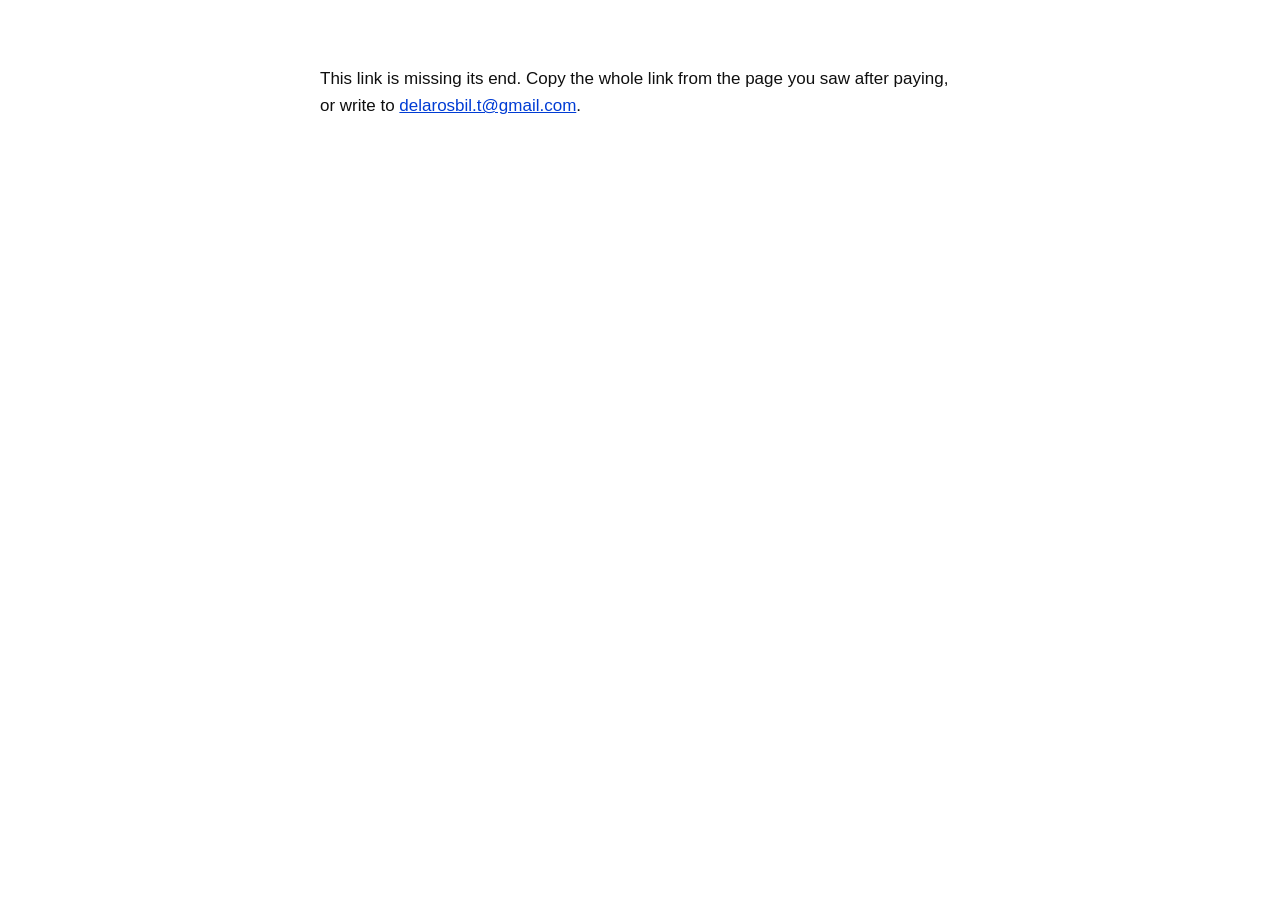
<file: download/index.html>
<!doctype html><html lang="en"><head><meta charset="utf-8">
<meta name="viewport" content="width=device-width,initial-scale=1"><meta name="robots" content="noindex"><title>Download · Fader</title>
<style>body{margin:0;font:17px/1.6 -apple-system,BlinkMacSystemFont,"Segoe UI",sans-serif;color:#0f0f0f}main{max-width:640px;margin:0 auto;padding:48px 16px}a{color:#003cd4}</style></head>
<body><main><p id="say">Starting your download…</p></main><script>
const key=location.hash.slice(1),email="delarosbil.t@gmail.com";
if(key)location.replace('https://fader-checkout.fader-checkout.workers.dev/download/'+encodeURIComponent(key));
else document.getElementById('say').innerHTML='This link is missing its end. Copy the whole link from the page you saw after paying, or write to <a href="mailto:'+email+'">'+email+'</a>.';
</script></body></html>
</file>
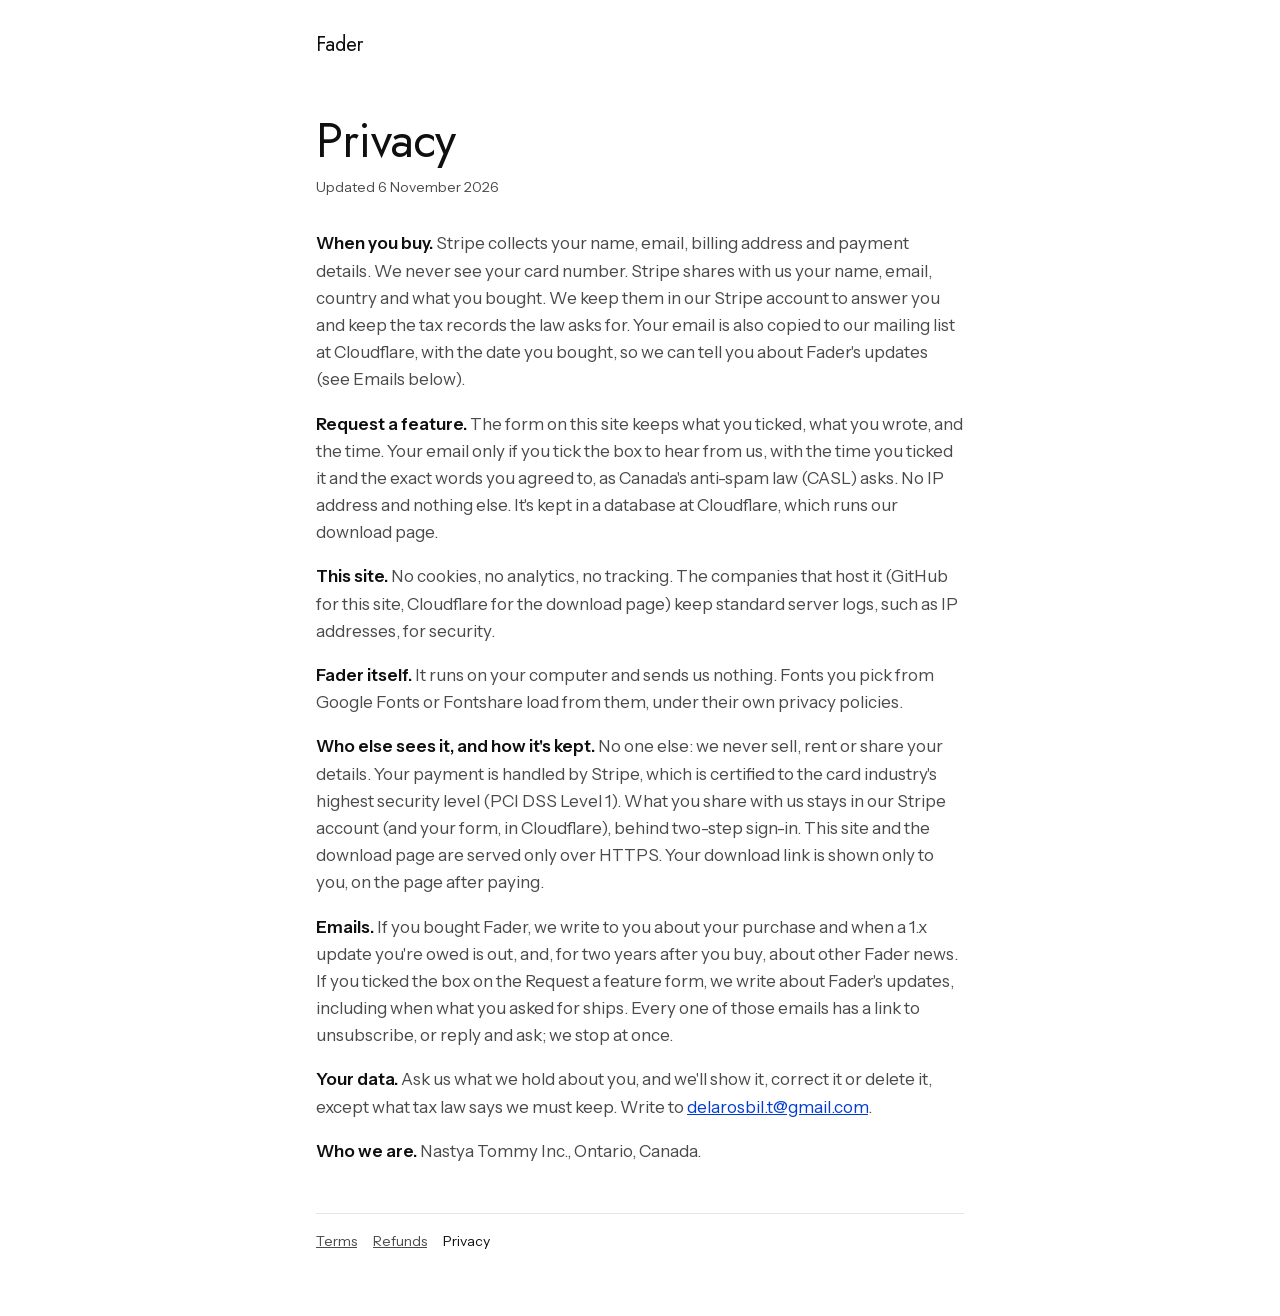
<file: privacy/index.html>
<!doctype html><html lang="en"><head><meta charset="utf-8"><meta name="viewport" content="width=device-width,initial-scale=1">
<title>Privacy · Fader</title><meta name="description" content="Fader's privacy."><link rel="icon" type="image/png" href="/img/favicon.png">
<!-- Generated by tools/build_legal.py from Baltazar's Legal.md. Edit the note, not this file. -->
<style>
@font-face{font-family:"Jost";font-weight:100 900;font-display:swap;src:url(/fonts/gf-jost-normal-100-900-latin.woff2) format('woff2')}
@font-face{font-family:"Instrument Sans";font-weight:400 700;font-display:swap;src:url(/fonts/gf-instrument-sans-normal-400-700-latin.woff2) format('woff2')}
:root{--paper:#fff;--ink:#0f0f0f;--mute:#4a4a4a;--line:#e5e5e5;--accent:#003cd4}
*{box-sizing:border-box}body{margin:0;background:var(--paper);color:var(--ink);font:17px/1.6 "Instrument Sans","Helvetica Neue",Arial,sans-serif}
main{max-width:680px;margin:0 auto;padding:32px 16px 64px}a{color:var(--accent)}
.home{font:400 20px/1 "Jost","Helvetica Neue",Arial,sans-serif;color:var(--ink);text-decoration:none}
h1{font:400 clamp(34px,6vw,48px)/1.1 "Jost","Helvetica Neue",Arial,sans-serif;letter-spacing:-.01em;margin:56px 0 8px}
.date{color:var(--mute);font-size:14px;margin:0 0 32px}p,li{color:var(--mute)}b{color:var(--ink);font-weight:600}
ul{padding-left:20px}code{font:.9em ui-monospace,Menlo,monospace}
footer{margin-top:48px;padding-top:16px;border-top:1px solid var(--line);display:flex;gap:16px;flex-wrap:wrap;font-size:14px}
footer a{color:var(--mute)}footer a[aria-current]{color:var(--ink);text-decoration:none}
</style></head><body><main><a class="home" href="/">Fader</a>
<h1>Privacy</h1><p class="date">Updated 6 November 2026</p>
<p><b>When you buy.</b> Stripe collects your name, email, billing address and payment details. We never see your card number. Stripe shares with us your name, email, country and what you bought. We keep them in our Stripe account to answer you and keep the tax records the law asks for. Your email is also copied to our mailing list at Cloudflare, with the date you bought, so we can tell you about Fader's updates (see Emails below).</p>
<p><b>Request a feature.</b> The form on this site keeps what you ticked, what you wrote, and the time. Your email only if you tick the box to hear from us, with the time you ticked it and the exact words you agreed to, as Canada's anti-spam law (CASL) asks. No IP address and nothing else. It's kept in a database at Cloudflare, which runs our download page.</p>
<p><b>This site.</b> No cookies, no analytics, no tracking. The companies that host it (GitHub for this site, Cloudflare for the download page) keep standard server logs, such as IP addresses, for security.</p>
<p><b>Fader itself.</b> It runs on your computer and sends us nothing. Fonts you pick from Google Fonts or Fontshare load from them, under their own privacy policies.</p>
<p><b>Who else sees it, and how it's kept.</b> No one else: we never sell, rent or share your details. Your payment is handled by Stripe, which is certified to the card industry's highest security level (PCI DSS Level 1). What you share with us stays in our Stripe account (and your form, in Cloudflare), behind two-step sign-in. This site and the download page are served only over HTTPS. Your download link is shown only to you, on the page after paying.</p>
<p><b>Emails.</b> If you bought Fader, we write to you about your purchase and when a 1.x update you're owed is out, and, for two years after you buy, about other Fader news. If you ticked the box on the Request a feature form, we write about Fader's updates, including when what you asked for ships. Every one of those emails has a link to unsubscribe, or reply and ask; we stop at once.</p>
<p><b>Your data.</b> Ask us what we hold about you, and we'll show it, correct it or delete it, except what tax law says we must keep. Write to <a href="mailto:delarosbil.t@gmail.com">delarosbil.t@gmail.com</a>.</p>
<p><b>Who we are.</b> Nastya Tommy Inc., Ontario, Canada.</p>
<footer><a href="/terms/">Terms</a><a href="/refunds/">Refunds</a><a href="/privacy/" aria-current=page>Privacy</a></footer></main></body></html>
</file>
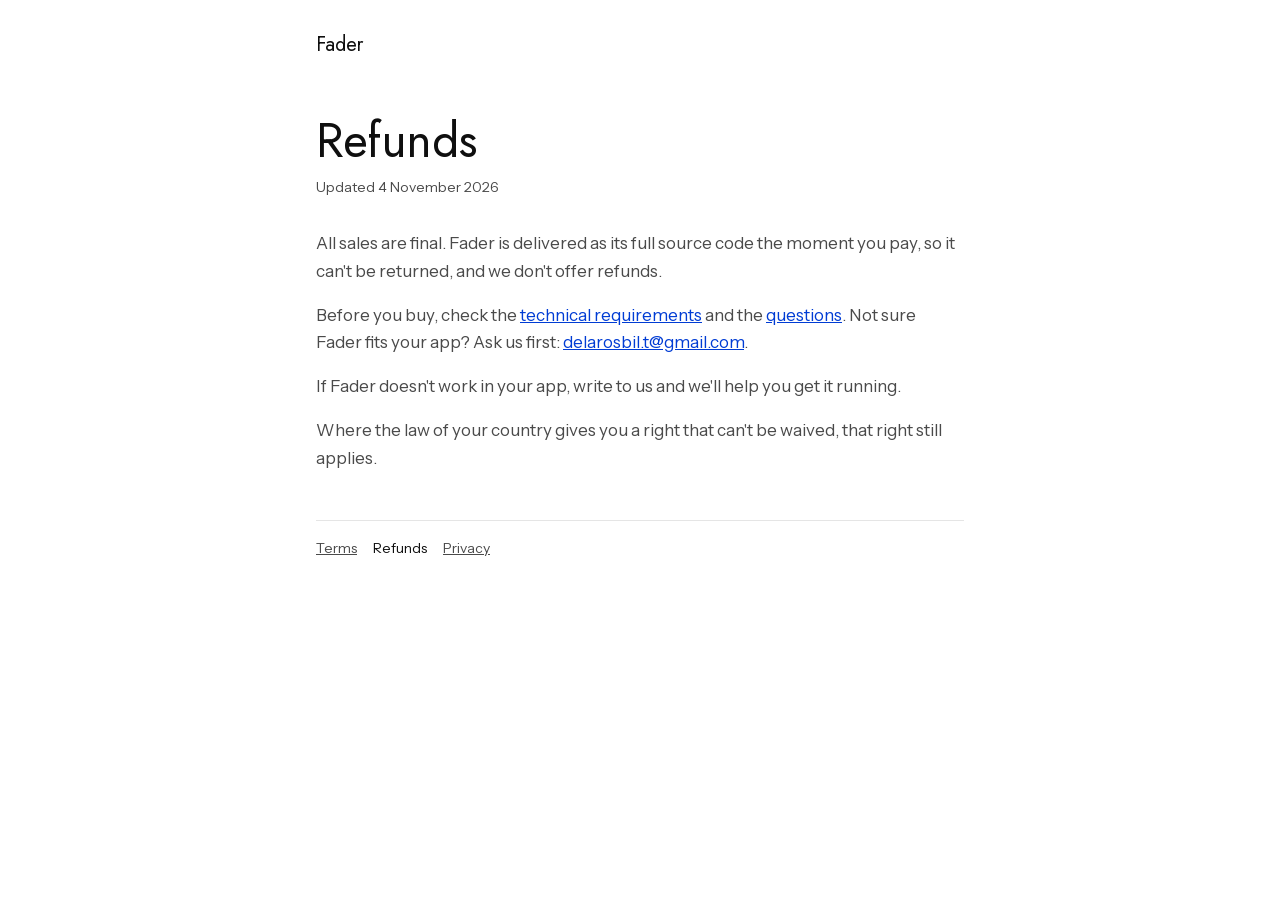
<file: refunds/index.html>
<!doctype html><html lang="en"><head><meta charset="utf-8"><meta name="viewport" content="width=device-width,initial-scale=1">
<title>Refunds · Fader</title><meta name="description" content="Fader's refunds."><link rel="icon" type="image/png" href="/img/favicon.png">
<!-- Generated by tools/build_legal.py from Baltazar's Legal.md. Edit the note, not this file. -->
<style>
@font-face{font-family:"Jost";font-weight:100 900;font-display:swap;src:url(/fonts/gf-jost-normal-100-900-latin.woff2) format('woff2')}
@font-face{font-family:"Instrument Sans";font-weight:400 700;font-display:swap;src:url(/fonts/gf-instrument-sans-normal-400-700-latin.woff2) format('woff2')}
:root{--paper:#fff;--ink:#0f0f0f;--mute:#4a4a4a;--line:#e5e5e5;--accent:#003cd4}
*{box-sizing:border-box}body{margin:0;background:var(--paper);color:var(--ink);font:17px/1.6 "Instrument Sans","Helvetica Neue",Arial,sans-serif}
main{max-width:680px;margin:0 auto;padding:32px 16px 64px}a{color:var(--accent)}
.home{font:400 20px/1 "Jost","Helvetica Neue",Arial,sans-serif;color:var(--ink);text-decoration:none}
h1{font:400 clamp(34px,6vw,48px)/1.1 "Jost","Helvetica Neue",Arial,sans-serif;letter-spacing:-.01em;margin:56px 0 8px}
.date{color:var(--mute);font-size:14px;margin:0 0 32px}p,li{color:var(--mute)}b{color:var(--ink);font-weight:600}
ul{padding-left:20px}code{font:.9em ui-monospace,Menlo,monospace}
footer{margin-top:48px;padding-top:16px;border-top:1px solid var(--line);display:flex;gap:16px;flex-wrap:wrap;font-size:14px}
footer a{color:var(--mute)}footer a[aria-current]{color:var(--ink);text-decoration:none}
</style></head><body><main><a class="home" href="/">Fader</a>
<h1>Refunds</h1><p class="date">Updated 4 November 2026</p>
<p>All sales are final. Fader is delivered as its full source code the moment you pay, so it can't be returned, and we don't offer refunds.</p>
<p>Before you buy, check the <a href="/#req">technical requirements</a> and the <a href="/#faq">questions</a>. Not sure Fader fits your app? Ask us first: <a href="mailto:delarosbil.t@gmail.com">delarosbil.t@gmail.com</a>.</p>
<p>If Fader doesn't work in your app, write to us and we'll help you get it running.</p>
<p>Where the law of your country gives you a right that can't be waived, that right still applies.</p>
<footer><a href="/terms/">Terms</a><a href="/refunds/" aria-current=page>Refunds</a><a href="/privacy/">Privacy</a></footer></main></body></html>
</file>
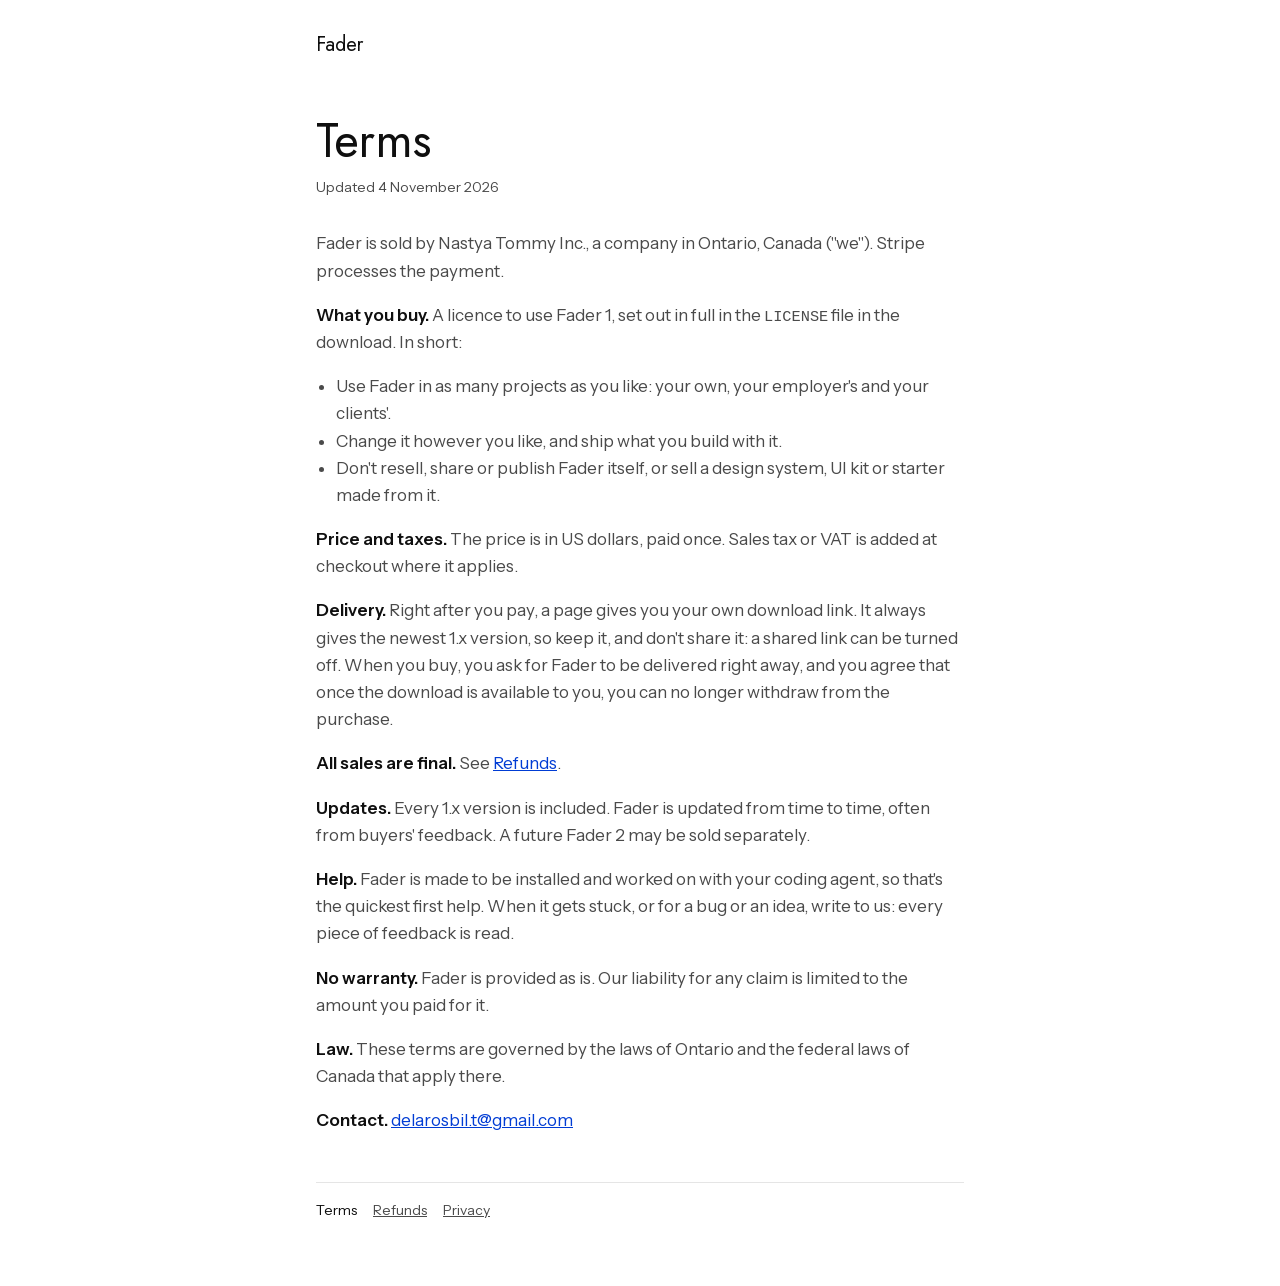
<file: terms/index.html>
<!doctype html><html lang="en"><head><meta charset="utf-8"><meta name="viewport" content="width=device-width,initial-scale=1">
<title>Terms · Fader</title><meta name="description" content="Fader's terms."><link rel="icon" type="image/png" href="/img/favicon.png">
<!-- Generated by tools/build_legal.py from Baltazar's Legal.md. Edit the note, not this file. -->
<style>
@font-face{font-family:"Jost";font-weight:100 900;font-display:swap;src:url(/fonts/gf-jost-normal-100-900-latin.woff2) format('woff2')}
@font-face{font-family:"Instrument Sans";font-weight:400 700;font-display:swap;src:url(/fonts/gf-instrument-sans-normal-400-700-latin.woff2) format('woff2')}
:root{--paper:#fff;--ink:#0f0f0f;--mute:#4a4a4a;--line:#e5e5e5;--accent:#003cd4}
*{box-sizing:border-box}body{margin:0;background:var(--paper);color:var(--ink);font:17px/1.6 "Instrument Sans","Helvetica Neue",Arial,sans-serif}
main{max-width:680px;margin:0 auto;padding:32px 16px 64px}a{color:var(--accent)}
.home{font:400 20px/1 "Jost","Helvetica Neue",Arial,sans-serif;color:var(--ink);text-decoration:none}
h1{font:400 clamp(34px,6vw,48px)/1.1 "Jost","Helvetica Neue",Arial,sans-serif;letter-spacing:-.01em;margin:56px 0 8px}
.date{color:var(--mute);font-size:14px;margin:0 0 32px}p,li{color:var(--mute)}b{color:var(--ink);font-weight:600}
ul{padding-left:20px}code{font:.9em ui-monospace,Menlo,monospace}
footer{margin-top:48px;padding-top:16px;border-top:1px solid var(--line);display:flex;gap:16px;flex-wrap:wrap;font-size:14px}
footer a{color:var(--mute)}footer a[aria-current]{color:var(--ink);text-decoration:none}
</style></head><body><main><a class="home" href="/">Fader</a>
<h1>Terms</h1><p class="date">Updated 4 November 2026</p>
<p>Fader is sold by Nastya Tommy Inc., a company in Ontario, Canada ("we"). Stripe processes the payment.</p>
<p><b>What you buy.</b> A licence to use Fader 1, set out in full in the <code>LICENSE</code> file in the download. In short:</p>
<ul><li>Use Fader in as many projects as you like: your own, your employer's and your clients'.</li><li>Change it however you like, and ship what you build with it.</li><li>Don't resell, share or publish Fader itself, or sell a design system, UI kit or starter made from it.</li></ul>
<p><b>Price and taxes.</b> The price is in US dollars, paid once. Sales tax or VAT is added at checkout where it applies.</p>
<p><b>Delivery.</b> Right after you pay, a page gives you your own download link. It always gives the newest 1.x version, so keep it, and don't share it: a shared link can be turned off. When you buy, you ask for Fader to be delivered right away, and you agree that once the download is available to you, you can no longer withdraw from the purchase.</p>
<p><b>All sales are final.</b> See <a href="/refunds/">Refunds</a>.</p>
<p><b>Updates.</b> Every 1.x version is included. Fader is updated from time to time, often from buyers' feedback. A future Fader 2 may be sold separately.</p>
<p><b>Help.</b> Fader is made to be installed and worked on with your coding agent, so that's the quickest first help. When it gets stuck, or for a bug or an idea, write to us: every piece of feedback is read.</p>
<p><b>No warranty.</b> Fader is provided as is. Our liability for any claim is limited to the amount you paid for it.</p>
<p><b>Law.</b> These terms are governed by the laws of Ontario and the federal laws of Canada that apply there.</p>
<p><b>Contact.</b> <a href="mailto:delarosbil.t@gmail.com">delarosbil.t@gmail.com</a></p>
<footer><a href="/terms/" aria-current=page>Terms</a><a href="/refunds/">Refunds</a><a href="/privacy/">Privacy</a></footer></main></body></html>
</file>
<file: demo/step-window.css>
/* HTML Demo's window (StepWindow.jsx): a Mac window whose stage is the app
   drawn at 1200 × 750 and scaled to fit by --k, and the steps in a bar
   along its foot. Everything the app draws is the steps' own CSS; this is
   only the frame, the pointer and the bar. */
.hd {
  display: grid;
}
.hd-win {
  position: relative;
  /* A <figure> keeps a 40 px side margin by default: on a phone that is
     80 px of a 390 px screen gone. */
  margin: 0;
  border-radius: 14px;
  background: #0b0c0e;
  box-shadow:
    0 0 0 0.5px rgba(255, 255, 255, 0.14),
    0 1px 0 rgba(255, 255, 255, 0.06) inset,
    0 40px 120px -40px rgba(0, 0, 0, 0.85),
    0 30px 60px -30px rgba(0, 0, 0, 0.55);
  overflow: hidden;
}

/* The title bar: traffic lights, Home, the tabs, the globe and the menu. */
.hd-bar {
  display: flex;
  align-items: center;
  gap: 6px;
  height: 34px;
  padding: 0 10px 0 14px;
  background: #16171a;
  border-bottom: 0.5px solid rgba(255, 255, 255, 0.07);
  font: 500 11.5px/1 var(--hd-font, system-ui, sans-serif);
  color: #8a8e96;
  white-space: nowrap;
}
.hd-lights {
  display: flex;
  gap: 7px;
  margin-right: 8px;
}
.hd-lights i {
  width: 11px;
  height: 11px;
  border-radius: 50%;
  background: #ff5f57;
}
.hd-lights i:nth-child(2) {
  background: #febc2e;
}
.hd-lights i:nth-child(3) {
  background: #28c840;
}
.hd-bar svg {
  flex: none;
  width: 14px;
  height: 14px;
  fill: none;
  stroke: currentColor;
  stroke-width: 1.6;
  stroke-linecap: round;
  stroke-linejoin: round;
}
.hd-tab {
  display: inline-flex;
  align-items: center;
  gap: 7px;
  min-width: 0;
  max-width: 190px;
  height: 24px;
  padding: 0 10px;
  border-radius: 7px;
}
.hd-tab > span {
  overflow: hidden;
  text-overflow: ellipsis;
}
.hd-tab b {
  flex: none;
  width: 11px;
  height: 11px;
  border-radius: 3px;
}
.hd-tab.on {
  color: #f3f4f5;
  background: rgba(255, 255, 255, 0.085);
}
.hd-gap {
  flex: 1;
}

/* The stage: the app at its design size, scaled as a whole. */
.hd-view {
  --k: 0.6;
  position: relative;
  aspect-ratio: 16 / 10;
  overflow: hidden;
  background: #08090a;
}
.hd-stage {
  position: absolute;
  left: 0;
  top: 0;
  width: var(--sw, 1200px);
  height: var(--sh, 750px);
  overflow: hidden;
  transform: scale(var(--k));
  transform-origin: 0 0;
  background: #08090a;
  color: #c3c6cc;
  font: 500 13px/1.35 var(--hd-font, system-ui, sans-serif);
  text-align: left;
  user-select: none;
  /* A demo, not the app: nothing in it takes a click. */
  pointer-events: none;
  -webkit-font-smoothing: antialiased;
  animation: hd-in 0.45s cubic-bezier(0.2, 0.7, 0.1, 1) both;
}
@keyframes hd-in {
  from {
    opacity: 0;
  }
}

/* The pointer: it glides (move s) or is placed (glide()), and presses. */
.hd-cursor {
  position: absolute;
  left: 0;
  top: 0;
  z-index: 30;
  width: 32px;
  height: 32px;
  transition-property: transform, opacity;
  transition-timing-function: cubic-bezier(0.55, 0, 0.25, 1), ease;
  /* its own layer: moving the pointer every frame no longer repaints the window under it */
  will-change: transform;
}
.hd-cursor svg {
  display: block;
  overflow: visible;
  transform-origin: 5px 5px;
  transform: scale(1.15);
  transition: transform 0.1s;
  filter: drop-shadow(0 1px 1.2px rgba(0, 0, 0, 0.35));
}
.hd-cursor.away {
  opacity: 0;
}
/* The agent's hand: in the window (not the stage), so it can reach the steps' bar. */
.hd-win > .hd-cursor {
  z-index: 40;
  transform-origin: 0 0;
  pointer-events: none;
}
.hd-tag {
  position: absolute;
  left: 22px;
  top: 22px;
  display: inline-flex;
  align-items: center;
  height: 22px;
  padding: 0 9px;
  border-radius: 11px 11px 11px 3px;
  background: #a351ec;
  color: #fff;
  font: 600 11px/1 var(--hd-font, system-ui, sans-serif);
  white-space: nowrap;
  box-shadow: 0 6px 16px rgba(0, 0, 0, 0.35);
  transition: background 0.3s;
}
.hd-tag em {
  font-style: normal;
  font-weight: 400;
  opacity: 0.92;
}
.hd-cursor.talking .hd-tag em::before {
  content: ' · ';
  white-space: pre;
}
.hd-cursor.flip .hd-tag {
  left: auto;
  right: 18px;
  border-radius: 11px 11px 3px 11px;
}
/* In the steps' bar, the tag goes above the hand. */
.hd-cursor.up .hd-tag {
  top: -20px;
  border-radius: 11px 11px 11px 3px;
}
/* A user's hand: the plain arrow, a light tag. */
.hd-cursor:not(.agent) .hd-tag {
  background: #f4f2fa;
  color: #13111c;
}
/* Waiting or watching (the reader is at it): the hand dims, and its tag goes grey. */
.hd-cursor.watch {
  opacity: 0.6;
}
.hd-cursor.watch .hd-tag {
  background: #3a3c47;
  color: #fff;
}
.hd-cursor.press svg {
  transform: scale(0.98);
}

/* The steps along the foot: a number, a name and a line that fills. */
.hd-steps {
  display: flex;
  gap: 2px;
  margin: 0;
  padding: 5px 6px;
  list-style: none;
  background: #16171a;
  border-top: 0.5px solid rgba(255, 255, 255, 0.07);
}
.hd-steps li {
  flex: 1 1 0;
  min-width: 0;
}
.hd-steps button {
  position: relative;
  display: flex;
  align-items: center;
  gap: 8px;
  width: 100%;
  min-width: 0;
  padding: 8px 10px 10px;
  border: 0;
  border-radius: 7px;
  background: none;
  font: 500 12.5px/1.5 var(--hd-font, system-ui, sans-serif);
  color: #8a8e96;
  text-align: left;
  white-space: nowrap;
  cursor: pointer;
  transition:
    color 0.2s,
    background 0.2s;
}
.hd-steps button:hover,
.hd-steps button.on {
  color: #f3f4f5;
}
.hd-steps button:hover {
  background: rgba(255, 255, 255, 0.05);
}
.hd-steps button:focus-visible {
  outline: 2px solid var(--hd-focus, #a3abff);
  outline-offset: -2px;
}
.hd-label {
  overflow: hidden;
  text-overflow: ellipsis;
}
.hd-n {
  flex: none;
  font: 500 10.5px/1 var(--hd-mono, ui-monospace, monospace);
  letter-spacing: 0.06em;
  color: #5c6067;
}
.hd-steps button.on .hd-n {
  color: #8a8e96;
}
/* The step's line, filled as far as it has played. */
.hd-steps i {
  position: absolute;
  left: 10px;
  right: 10px;
  bottom: 3px;
  height: 1.5px;
  border-radius: 2px;
  background:
    linear-gradient(
      90deg,
      #c3c6cc calc(var(--p) * 100%),
      transparent calc(var(--p) * 100%)
    ),
    rgba(255, 255, 255, 0.08);
}
.hd-steps button:not(.on) i {
  opacity: 0.55;
}

@media (max-width: 560px) {
  .hd-bar {
    height: 28px;
    padding-left: 10px;
    font-size: 10.5px;
  }
  .hd-lights {
    gap: 5px;
    margin-right: 4px;
  }
  .hd-lights i {
    width: 9px;
    height: 9px;
  }
  .hd-tab:not(.on) {
    display: none;
  }
  .hd-steps button {
    gap: 5px;
    padding: 7px 6px 9px;
    font-size: 11px;
  }
  .hd-n {
    display: none;
  }
}

/* Less motion: the end frames stand still, and nothing animates on top. */
@media (prefers-reduced-motion: reduce) {
  .hd-stage,
  .hd-stage *,
  .hd-cursor,
  .hd-cursor svg {
    animation: none !important;
    transition: none !important;
  }
}
.hd-cursor.agent svg path:last-child {
  fill: #a351ec;
}
</file>
<file: demo/scenes.css>
/* Fader's live scenes (scenes.js): the frame each one sits in on the page, then what is drawn inside the
   1200 × 750 stage: Harbor (the app every scene works on), Fader's chrome, an editor, a terminal, the Tokens
   board. Every class starts with fx-; the window itself is step-window.css (hd-). */

/* The frame: like the first block (the case study's, stages/), the scene fills the whole image block on the
   case pages' dark board: no window around it, the stage fitted and centred, the steps along the foot. */
.vis.fx-board {
  box-sizing: border-box;
  margin: 0;
  background:
    radial-gradient(60% 70% at 30% 35%, rgb(163 81 236 / 0.24), transparent 70%),
    radial-gradient(50% 60% at 85% 95%, rgb(63 209 139 / 0.10), transparent 70%),
    #0c0b14;
  overflow: hidden;
}
.fx-board > .hd {
  display: block;
  width: 100%;
  height: 100%;
  --hd-font: 'Geist', system-ui, sans-serif;
  --hd-mono: 'Geist Mono', ui-monospace, Menlo, monospace;
  --hd-focus: #b9a4f5;
}
.fx-board .hd-win {
  display: flex;
  flex-direction: column;
  height: 100%;
  border-radius: 0;
  background: none;
  box-shadow: none;
}
.fx-board .hd-bar { display: none; }
.fx-board .hd-view { flex: 1; min-height: 0; aspect-ratio: auto; background: none; }
.fx-board .hd-steps { background: rgb(255 255 255 / 0.03); border-top: 1px solid rgb(255 255 255 / 0.07); }
/* On a phone the block is as tall as the stage at full width, plus the steps (the site's 3:2 rule is for pictures). */
@media (max-width: 759px) {
  .fw[data-style] :is(.row, .feat) > .vis.fx-board { aspect-ratio: auto !important; }
  .fx-board > .hd { height: auto; }
  .fx-board .hd-view { flex: none; aspect-ratio: 16 / 10; }
}

/* ---------- On the stage ---------- */
.fx {
  position: absolute;
  inset: 0;
  overflow: hidden;
  font: 400 14px/1.4 'Geist', system-ui, sans-serif;
  color: #0f172a;
  background: #f6f7f9;
  -webkit-font-smoothing: antialiased;
}
.fx-mono { font-family: 'Geist Mono', ui-monospace, Menlo, monospace; }

/* Harbor: one dashboard, its look set by a few variables (the knobs). */
.fx-app {
  /* Set by look() from the knobs: the colours Fader derives (muted, the label on accent, accent as text)
     and the spacing scale (stack, card inset, section: base × contrast⁰ ¹ ²). */
  --accent: #2257c9;
  --ink: #0f172a;
  --paper: #ffffff;
  --muted: color-mix(in srgb, var(--ink) 58%, var(--paper));
  --on-accent: #ffffff;
  --accent-ink: var(--accent);
  --sp-stack: 10px;
  --sp-card: 14px;
  --sp-section: 19.6px;
  --hair: color-mix(in srgb, var(--ink) 11%, var(--paper));
  --sunken: color-mix(in srgb, var(--ink) 4%, var(--paper));
  --r: 6px;
  --rc: 5px;
  --scale: 1.2;
  --clean: 1;
  --text: 1;
  /* On the Studio's Stage: a sheet under the bar, like the Tokens board; Tune's panel pushes it aside. */
  position: absolute;
  top: 66px;
  right: 14px;
  bottom: 0;
  left: calc(14px + var(--shift, 0px));
  overflow: hidden;
  border-radius: 18px 18px 0 0;
  display: grid;
  grid-template-columns: 196px 1fr;
  background: var(--sunken);
  color: var(--ink);
  font-size: var(--t-body, 14px);
}
.fx-side {
  padding: 18px 14px;
  background: var(--paper);
  border-right: 1px solid var(--hair);
  display: flex;
  flex-direction: column;
  gap: 4px;
}
.fx-logo { display: flex; align-items: center; gap: 9px; font-weight: 600; font-size: var(--t-body, 14px); padding: 0 10px 18px; }
.fx-logo i { width: 20px; height: 20px; border-radius: 50%; background: conic-gradient(var(--accent) 0 50%, var(--ink) 0); }
.fx-nav { padding: 8px 10px; border-radius: var(--rc); color: var(--muted); font-weight: 500; }
.fx-nav.on { background: color-mix(in srgb, var(--accent) 12%, var(--paper)); color: var(--accent-ink); }
.fx-main { padding: var(--sp-section) calc(var(--sp-section) * 1.5); display: flex; flex-direction: column; gap: var(--sp-card); min-width: 0; }
.fx-head { display: flex; align-items: flex-end; justify-content: space-between; }
.fx-head h1 { margin: 0; font-size: var(--t-h1, 29px); font-weight: 600; letter-spacing: -0.01em; line-height: 1.1; }
.fx-head p { margin: 4px 0 0; color: var(--muted); font-size: var(--t-cap, 12px); }
.fx-actions { display: flex; gap: 8px; }
.fx-btn { border: 1px solid var(--hair); border-radius: var(--rc); padding: 8px 14px; font: 500 var(--t-cap, 12px)/1 'Geist', sans-serif; background: var(--paper); color: var(--ink); }
.fx-btn.pri { background: var(--accent); border-color: var(--accent); color: var(--on-accent); }
.fx-kpis { display: grid; grid-template-columns: repeat(3, 1fr); gap: var(--sp-card); }
.fx-card { position: relative; background: var(--paper); border: 1px solid var(--hair); border-radius: var(--r); padding: var(--sp-card) calc(var(--sp-card) * 1.25); min-width: 0; }
.fx-card h3 { margin: 0 0 12px; font-size: var(--t-h4, 17px); font-weight: 500; }
.fx-kpi small { display: block; color: var(--muted); font-size: var(--t-cap, 12px); margin-bottom: 6px; }
.fx-num { font-size: var(--t-h2, 24px); font-weight: 600; letter-spacing: -0.02em; line-height: 1.1; }
.fx-chip { display: inline-block; margin-left: 8px; padding: 2px 7px; border-radius: 99px; font-size: var(--t-cap, 12px); font-weight: 500; vertical-align: middle; background: color-mix(in srgb, var(--accent) 12%, var(--paper)); color: var(--accent-ink); }
.fx-grid { display: grid; grid-template-columns: 1.1fr 1fr; gap: var(--sp-card); align-items: start; }
.fx-bars { display: flex; align-items: flex-end; gap: 7px; height: 136px; padding-top: 6px; }
.fx-bars i { flex: 1; border-radius: calc(var(--rc) * 0.6) calc(var(--rc) * 0.6) 0 0; background: var(--accent); opacity: 0.88; }
.fx-bars i:nth-child(odd) { opacity: 0.55; }
.fx-axis { display: flex; justify-content: space-between; color: var(--muted); font-size: var(--t-cap, 12px); margin-top: 8px; }
.fx-row { display: grid; grid-template-columns: 1fr auto 74px; white-space: nowrap; gap: 8px; align-items: center; padding: 9px 0; border-top: 1px solid var(--hair); font-size: var(--t-body, 14px); }
.fx-row .m { color: var(--muted); }
.fx-row .s { justify-self: end; font-size: var(--t-cap, 12px); padding: 2px 8px; border-radius: 99px; background: var(--sunken); color: var(--muted); }
.fx-row .s.paid { background: color-mix(in srgb, var(--accent) 12%, var(--paper)); color: var(--accent-ink); }
.fx-link { color: var(--accent-ink); font-weight: 500; font-size: var(--t-cap, 12px); }
.fx-prod { display: grid; grid-template-columns: 120px 1fr 64px; gap: 12px; align-items: center; padding: 6px 0; font-size: var(--t-body, 14px); }
.fx-prod i { height: 8px; border-radius: 99px; background: var(--sunken); overflow: hidden; }
.fx-prod b { display: block; height: 100%; border-radius: 99px; background: var(--accent); }
.fx-prod .m { color: var(--muted); text-align: right; }

/* Harbor before Fader: each piece wears its own grey, corner and padding, mixed into the role as --clean goes 0 → 1. */
.fx-app .fx-x { border-radius: calc(var(--mr, var(--r)) * (1 - var(--clean)) + var(--r) * var(--clean)); padding: calc(var(--mp, 16px) * (1 - var(--clean)) + var(--sp-card) * var(--clean)) calc(var(--mp, 18px) * (1 - var(--clean)) + var(--sp-card) * 1.25 * var(--clean)); }
.fx-app .fx-x { border-color: color-mix(in srgb, var(--mb, var(--hair)) calc((1 - var(--clean)) * 100%), var(--hair)); }
.fx-app .fx-x h3 { font-size: calc(var(--mh, var(--t-h4)) * (1 - var(--clean)) + var(--t-h4) * var(--clean)); }
.fx-app .fx-x .fx-num { font-size: calc(var(--mh, var(--t-h2)) * (1 - var(--clean)) + var(--t-h2) * var(--clean)); }
.fx-app .fx-xg { color: color-mix(in srgb, var(--mg, var(--muted)) calc((1 - var(--clean)) * 100%), var(--muted)); }
/* The tag naming a card's own values; it goes as the card moves onto the roles. */
.fx-tag { position: absolute; top: -10px; right: 12px; z-index: 2; padding: 4px 7px; border-radius: 6px; background: #0c0b14; color: #e9dcff; font: 500 10.5px/1 'Geist Mono', ui-monospace, Menlo, monospace; font-style: normal; white-space: nowrap; box-shadow: 0 0 0 1px rgb(163 81 236 / 0.55), 0 8px 18px -8px rgb(0 0 0 / 0.5); opacity: calc(var(--tagin, 1) * (1 - var(--clean))); transform: translateY(calc((1 - var(--tagin, 1)) * 5px)); }
.fx-tag i { display: inline-block; width: 7px; height: 7px; margin-right: 4px; border-radius: 2px; background: var(--mg); }
/* The pass: a line of light across the app; behind it, everything wears the roles. */
.fx-sweep { position: absolute; top: 0; bottom: 0; z-index: 3; width: 2px; margin-left: -1px; background: #b9a4f5; box-shadow: 0 0 18px 4px rgb(163 81 236 / 0.55), 0 0 60px 18px rgb(163 81 236 / 0.18); pointer-events: none; }
/* What the look is made of: values counted up by hand, then folded into the knobs. */
.fx-tally { position: absolute; right: 18px; bottom: 22px; z-index: 5; box-sizing: border-box; width: 290px; padding: 16px 18px 12px; border-radius: 14px; background: #0c0b14; color: #a9a4ba; box-shadow: 0 0 0 1px rgb(255 255 255 / 0.08), 0 24px 50px -20px rgb(0 0 0 / 0.7); font: 400 12px/1 'Geist', sans-serif; opacity: var(--in, 1); transform: translateY(calc((1 - var(--in, 1)) * 12px)); }
.fx-thead { display: flex; align-items: center; gap: 12px; margin-bottom: 10px; }
.fx-thead b { min-width: 58px; font: 600 34px/1 'Geist', sans-serif; letter-spacing: -0.02em; color: #f4f2fa; font-variant-numeric: tabular-nums; }
.fx-tw { display: grid; color: #d9d6e3; line-height: 1.35; }
.fx-tw > span { grid-area: 1 / 1; }
.fx-tl { display: grid; grid-template-columns: 70px 1fr 30px; align-items: center; gap: 10px; height: 21px; }
.fx-tl i { height: 4px; border-radius: 2px; background: #25212f; }
.fx-tl b { display: block; height: 100%; border-radius: 2px; background: #a351ec; }
.fx-tl code { text-align: right; font: 500 12px/1 'Geist Mono', ui-monospace, Menlo, monospace; color: #f4f2fa; font-variant-numeric: tabular-nums; }

/* ---------- Fader's chrome (the Studio's own look) ---------- */
.fx-tune { display: flex; align-items: center; gap: 9px; margin-right: 8px; color: #f4f2fa; }
.fx-switch { position: relative; width: 30px; height: 17px; border-radius: 9px; background: #25212f; }
.fx-switch::after { content: ''; position: absolute; left: 3px; top: 3px; width: 11px; height: 11px; border-radius: 50%; background: #f4f2fa; transform: translateX(calc(var(--on, 0) * 13px)); }
.fx-switch.on { background: #a351ec; }
.fx-count { justify-self: end; display: flex; align-items: center; gap: 7px; padding: 0 8px; font: 500 12px/1 'Geist Mono', ui-monospace, Menlo, monospace; color: #f4f2fa; }
.fx-count::before { content: ''; width: 7px; height: 7px; border-radius: 50%; background: var(--dot, #3fd18b); }

.fx-panel { position: absolute; left: 14px; top: 66px; z-index: 4; width: 300px; height: 560px; border-radius: 14px; background: #13111c; box-shadow: 0 0 0 1px rgb(255 255 255 / 0.08), 0 24px 60px -24px rgb(0 0 0 / 0.7); font: 400 11px/1 'Geist Mono', ui-monospace, Menlo, monospace; color: #a9a4ba; overflow: hidden; }
.fx-ptitle { height: 44px; display: flex; align-items: center; justify-content: space-between; padding: 0 16px; background: #1b1827; font: 500 13px/1 'Geist', sans-serif; color: #f4f2fa; }
.fx-ptitle small { font: 400 11px/1 'Geist Mono', ui-monospace, Menlo, monospace; letter-spacing: 0.08em; color: #3fd18b; }
.fx-write { position: absolute; left: 12px; top: 56px; width: 276px; height: 30px; border-radius: 6px; background: #a351ec; color: #f4f2fa; display: grid; place-items: center; }
.fx-folder { position: absolute; left: 14px; color: #f4f2fa; }
.fx-folder::before { content: '▾ '; color: #5f5a70; }
.fx-prow { position: absolute; left: 22px; right: 12px; height: 22px; display: flex; align-items: center; }
.fx-prow > span:first-child { width: 110px; }
.fx-sw { width: 22px; height: 22px; border-radius: 4px; margin-right: 6px; box-shadow: inset 0 0 0 1px rgb(255 255 255 / 0.08); }
.fx-hex { flex: 1; height: 22px; border-radius: 4px; background: #25212f; color: #f4f2fa; display: flex; align-items: center; padding-left: 8px; }
.fx-track { position: relative; width: 100px; height: 3px; border-radius: 2px; background: #25212f; margin-right: 10px; }
.fx-track b { position: absolute; left: 0; top: 0; bottom: 0; border-radius: 2px; background: #a351ec; width: calc(var(--v) * 100%); }
.fx-track i { position: absolute; top: -7px; left: calc(var(--v) * 100% - 4px); width: 8px; height: 17px; border-radius: 3px; background: #b26ef0; }
.fx-val { width: 40px; height: 22px; border-radius: 4px; background: #25212f; color: #f4f2fa; display: grid; place-items: center; }
.fx-picker { position: absolute; left: 140px; top: 212px; z-index: 6; width: 150px; padding: 8px; border-radius: 8px; background: #1b1827; box-shadow: 0 12px 30px rgb(0 0 0 / 0.5); }
.fx-sat { position: relative; height: 84px; border-radius: 4px; background: linear-gradient(to top, #000, transparent), linear-gradient(to right, #fff, hsl(var(--ph, 222) 100% 50%)); }
.fx-sat i { position: absolute; left: calc(var(--ps, 0.8) * 100% - 6px); top: calc((1 - var(--pv, 0.8)) * 100% - 6px); width: 12px; height: 12px; box-sizing: border-box; border-radius: 50%; border: 2px solid #fff; box-shadow: 0 0 0 1px rgb(0 0 0 / 0.35); }
.fx-prow.open .fx-sw { box-shadow: 0 0 0 2px #a351ec; }
.fx-hue { position: relative; height: 10px; margin-top: 8px; border-radius: 5px; background: linear-gradient(to right, red, #ff0, lime, cyan, blue, #f0f, red); }
.fx-hue i { position: absolute; top: -3px; left: calc(var(--ph, 222) / 360 * 100% - 4px); width: 8px; height: 16px; border-radius: 3px; background: #fff; box-shadow: 0 0 0 1px rgb(0 0 0 / 0.3); }
.fx-toast { position: absolute; left: 50%; bottom: 26px; z-index: 6; transform: translate(-50%, calc((1 - var(--in, 0)) * 16px)); opacity: var(--in, 0); padding: 11px 16px; border-radius: 10px; background: #0c0b14; color: #f4f2fa; font: 400 12.5px/1 'Geist Mono', ui-monospace, Menlo, monospace; box-shadow: 0 16px 40px -18px rgb(0 0 0 / 0.7); white-space: nowrap; }
.fx-toast::before { content: '✓ '; color: #3fd18b; }

/* ---------- An editor and its problems, the coding agent beside it ---------- */
.fx-dark { background: #0c0b14; color: #d9d6e3; }
.fx-ed { position: absolute; top: 0; left: 0; bottom: 0; right: 400px; background: #13111c; color: #d9d6e3; font: 400 13px/22px 'Geist Mono', ui-monospace, Menlo, monospace; }
.fx-edtab { height: 52px; display: flex; align-items: center; gap: 16px; padding: 0 18px; background: #0c0b14; border-bottom: 1px solid rgb(255 255 255 / 0.06); font: 400 12px/1 'Geist', sans-serif; }
.fx-file { display: flex; align-items: center; gap: 8px; height: 32px; padding: 0 12px; border-radius: 8px; background: #1b1827; color: #f4f2fa; }
.fx-file::before { content: ''; width: 8px; height: 8px; border-radius: 2px; background: #89b4fa; }
.fx-crumb { color: #7d7891; }
.fx-code { padding: 18px 0; font-size: 14px; line-height: 25px; }
.fx-ln { display: flex; white-space: pre; }
.fx-ln > b { width: 46px; text-align: right; padding-right: 16px; color: #5f5a70; font-weight: 400; }
.fx-ln.new { background: rgb(163 81 236 / 0.10); }
.fx-k { color: #c792ea; } .fx-s { color: #a6e3a1; } .fx-t { color: #89b4fa; } .fx-a { color: #f9e2af; }
.fx-bad { text-decoration: underline wavy #f05266; text-underline-offset: 4px; text-decoration-thickness: 1px; }
.fx-caret { display: inline-block; width: 2px; height: 16px; margin-left: 1px; background: #b9a4f5; vertical-align: -3px; }
.fx-probs { position: absolute; left: 0; right: 0; bottom: 0; height: 210px; border-top: 1px solid rgb(255 255 255 / 0.08); background: #0c0b14; padding: 16px 22px; font: 400 12px/1.5 'Geist Mono', ui-monospace, Menlo, monospace; }
.fx-probs h4 { margin: 0 0 14px; font: 500 11px/1 'Geist Mono', ui-monospace, Menlo, monospace; letter-spacing: 0.08em; text-transform: uppercase; color: #7d7891; }
.fx-prob { display: grid; grid-template-columns: 18px 1fr; gap: 6px; margin-bottom: 10px; color: #f7a3ae; opacity: var(--in, 1); }
.fx-prob::before { content: '×'; color: #f05266; font-weight: 700; }
.fx-prob small { display: block; color: #a9a4ba; }
.fx-ok { color: #7ee2a8; }

/* ---------- A terminal ---------- */
.fx-term { position: absolute; inset: 0; background: #0c0b14; color: #d9d6e3; font: 400 15px/27px 'Geist Mono', ui-monospace, Menlo, monospace; }
.fx-termh { height: 52px; display: flex; align-items: center; gap: 14px; padding: 0 18px; border-bottom: 1px solid rgb(255 255 255 / 0.06); font: 400 12px/1 'Geist', sans-serif; color: #7d7891; }
.fx-termh span { display: flex; gap: 6px; }
.fx-termh i { width: 10px; height: 10px; border-radius: 50%; background: #25212f; }
.fx-termb { padding: 26px 34px; }
.fx-term .p { color: #7ee2a8; }
.fx-term .d { color: #a9a4ba; }
.fx-term .w { color: #f4f2fa; }

/* ---------- The coding agent's panel, beside the work (blocks 2 and 3) ---------- */
.fx-agentp { position: absolute; top: 0; right: 0; bottom: 0; width: 400px; box-sizing: border-box; display: flex; flex-direction: column; gap: 12px; padding: 0 22px 22px; background: #13111c; border-left: 1px solid rgb(255 255 255 / 0.06); color: #d9d6e3; font: 400 13px/1.55 'Geist', sans-serif; }
.fx-ah { flex: none; height: 52px; margin: 0 -22px 4px; padding: 0 22px; display: flex; align-items: center; gap: 9px; border-bottom: 1px solid rgb(255 255 255 / 0.06); font: 500 13px/1 'Geist', sans-serif; color: #f4f2fa; }
.fx-ah i { width: 7px; height: 7px; border-radius: 50%; background: #a351ec; box-shadow: 0 0 0 4px rgb(163 81 236 / 0.18); }
.fx-ah small { margin-left: auto; font: 400 11px/1 'Geist Mono', ui-monospace, Menlo, monospace; color: #7d7891; }
.fx-say { margin: 0; opacity: var(--in, 1); transform: translateY(calc((1 - var(--in, 1)) * 6px)); }
.fx-say.tool { font: 400 12px/1.5 'Geist Mono', ui-monospace, Menlo, monospace; color: #a9a4ba; }
.fx-say.tool b { font-weight: 500; color: #f7a3ae; }
.fx-say.tool.ok b { color: #7ee2a8; }
.fx-side-agent { top: 52px; z-index: 6; transform: translateX(calc((1 - var(--in, 0)) * 100%)); box-shadow: -30px 0 60px -30px rgb(0 0 0 / 0.6); }
.fx-you { margin-left: auto; width: fit-content; max-width: 90%; padding: 9px 13px; border-radius: 12px 12px 4px 12px; background: #25212f; color: #f4f2fa; }
.fx-plan { margin-top: 4px; }
.fx-plan h5 { margin: 0 0 6px; font: 500 11px/1 'Geist Mono', ui-monospace, Menlo, monospace; letter-spacing: 0.08em; text-transform: uppercase; color: #a9a4ba; }
.fx-pl { display: grid; grid-template-columns: 1fr auto; gap: 4px 10px; padding: 9px 0; border-top: 1px solid rgb(255 255 255 / 0.06); opacity: var(--in, 1); }
.fx-pl > span { color: #f4f2fa; font-weight: 500; }
.fx-pl > b { font: 500 13px/1.5 'Geist Mono', ui-monospace, Menlo, monospace; color: #f4f2fa; }
.fx-pl code { grid-column: 1 / -1; font: 400 12px/1.45 'Geist Mono', ui-monospace, Menlo, monospace; color: #b9a4f5; }

/* ---------- The Tokens board and System, inside the Studio ---------- */
.fx-studio { position: absolute; inset: 0; background: #0c0b14; }
.fx-sbar { position: absolute; left: 0; right: 0; top: 0; height: 52px; display: grid; grid-template-columns: 1fr auto 1fr; align-items: center; padding: 0 16px; border-bottom: 1px solid rgb(255 255 255 / 0.08); font: 400 13px/1 'Geist', sans-serif; color: rgb(244 242 250 / 0.6); }
.fx-rooms { display: flex; gap: 2px; padding: 4px; border-radius: 12px; background: #15131f; }
.fx-rooms span { padding: 8px 14px; border-radius: 8px; }
.fx-rooms span.on { background: #25212f; color: #f4f2fa; }
.fx-sheet { position: absolute; left: 14px; right: 14px; top: 66px; bottom: 0; border-radius: 18px 18px 0 0; background: var(--paper, #fff); color: var(--ink, #0f172a); padding: 28px 30px; overflow: hidden; font-family: 'Geist', sans-serif; }
.fx-sheet h2 { display: flex; align-items: baseline; gap: 14px; margin: 0 0 20px; font: 600 30px/1 'Geist', sans-serif; letter-spacing: -0.025em; }
.fx-sheet h2 small, .fx-sheet h4 small { font: 400 11px/1 'Geist Mono', ui-monospace, Menlo, monospace; letter-spacing: 0; color: var(--muted); }
.fx-cards { display: grid; grid-template-columns: repeat(3, 1fr); gap: 12px; }
.fx-tc { border: 1px solid var(--hair); border-radius: 10px; padding: 16px 18px; background: var(--paper); }
.fx-tc h4, .fx-type h4 { display: flex; justify-content: space-between; align-items: baseline; margin: 0 0 12px; font: 600 14px/1 'Geist', sans-serif; letter-spacing: -0.01em; }
.fx-tr { display: flex; align-items: center; gap: 9px; height: 25px; font-size: 13px; }
.fx-tr .r { margin-left: auto; display: flex; align-items: center; gap: 8px; font: 400 11px/1 'Geist Mono', ui-monospace, Menlo, monospace; color: var(--muted); }
.fx-dot { width: 14px; height: 14px; border-radius: 50%; box-shadow: inset 0 0 0 1px var(--hair); }
.fx-aa { flex: none; width: 8px; height: 8px; border-radius: 50%; background: #1f9d55; box-shadow: 0 0 0 3px rgb(31 157 85 / 0.14); }
.fx-aa.bad { background: #d92d20; box-shadow: 0 0 0 3px rgb(217 45 32 / 0.16); }
.fx-type { margin-top: 12px; border: 1px solid var(--hair); border-radius: 10px; padding: 16px 18px; }
.fx-trow { display: flex; align-items: center; gap: 14px; padding: 5px 0; }
.fx-trow .meta { width: 210px; white-space: nowrap; flex: none; display: flex; align-items: center; gap: 9px; font: 400 11px/1 'Geist Mono', ui-monospace, Menlo, monospace; color: var(--muted); }
.fx-trow [data-m] { margin-left: auto; padding-right: 22px; }
.fx-trow .meta.bad { color: #d92d20; }
.fx-checks { display: flex; flex-direction: column; gap: 6px; padding: 18px; border-radius: 16px; background: #15131f; }
.fx-checks h4, .fx-names h4 { display: flex; justify-content: space-between; align-items: baseline; margin: 0 0 10px; font: 500 16px/1 'Geist', sans-serif; color: #f4f2fa; }
.fx-checks h4 small { font: 400 11px/1 'Geist Mono', ui-monospace, Menlo, monospace; color: #7d7891; }
.fx-check { display: grid; grid-template-columns: 24px 1fr; gap: 12px; padding: 12px; border-radius: 10px; background: rgb(255 255 255 / 0.03); color: #a9a4ba; font: 400 12px/1.4 'Geist Mono', ui-monospace, Menlo, monospace; opacity: var(--in, 1); }
.fx-check b { display: block; font: 500 15px/1.3 'Geist', sans-serif; color: #f4f2fa; }
.fx-check i { width: 24px; height: 24px; border-radius: 50%; background: #3fd18b; color: #0c0b14; display: grid; place-items: center; font-style: normal; font-weight: 700; }
.fx-names { padding: 18px; border-radius: 16px; background: #15131f; color: #a9a4ba; font: 400 12px/1 'Geist', sans-serif; }
.fx-nm { display: grid; grid-template-columns: 110px 1fr auto; gap: 8px; padding: 9px 0; border-top: 1px solid rgb(255 255 255 / 0.08); }
.fx-nm b { color: #f4f2fa; font-weight: 400; }
.fx-nm code { font: 400 11px/1 'Geist Mono', ui-monospace, Menlo, monospace; color: #b9a4f5; }

/* Scene 1 is live: the reader can drag its sliders and the hue, and flip Tune. */
.fx-live :is([data-drag], [data-colour], .fx-sat, .fx-hue, .fx-tune) { pointer-events: auto; touch-action: none; }
.fx-live :is([data-drag], .fx-hue) { cursor: ew-resize; }
.fx-live .fx-sat { cursor: crosshair; }
.fx-live :is(.fx-tune, [data-colour]) { cursor: pointer; }
.fx-live [data-colour]:hover .fx-sw { box-shadow: 0 0 0 2px rgb(163 81 236 / 0.5); }
.fx-live [data-colour]:hover > span:first-child { color: #f4f2fa; }
.fx-live [data-drag] .fx-track i { transition: box-shadow 0.2s; }
.fx-live [data-drag]:is(:hover, .held) .fx-track i { box-shadow: 0 0 0 5px rgb(163 81 236 / 0.35); }
.fx-live [data-drag]:is(:hover, .held) > span:first-child { color: #f4f2fa; }
.fx-sbar .fx-tune { justify-self: start; }

/* Scene 1's own Tokens and System rooms: they wear Harbor's values as the knobs move. */
.fx-lboard { left: calc(14px + var(--shift, 0px)); background: var(--paper); color: var(--ink); --hair: color-mix(in srgb, var(--ink) 11%, var(--paper)); --sunken: color-mix(in srgb, var(--ink) 4%, var(--paper)); }
.fx-lboard .fx-tr .r, .fx-lboard .fx-trow .meta, .fx-lboard small { color: var(--muted); }
.fx-lboard .fx-dot { box-shadow: inset 0 0 0 1px var(--hair); }
.fx-lboard .fx-tr .r b { font-weight: 400; }
.fx-role { font: 400 11px/1 'Geist Mono', ui-monospace, Menlo, monospace; padding: 4px 6px; border-radius: 4px; background: var(--sunken); color: var(--ink); }
.fx-lboard .fx-trow { align-items: center; }
.fx-c2 { grid-template-columns: 1fr 1fr; margin-top: 12px; }
.fx-rs { display: flex; align-items: flex-end; gap: 20px; }
.fx-mn { width: 44px; }
.fx-rs > span { display: grid; gap: 8px; font: 400 11px/1 'Geist Mono', ui-monospace, Menlo, monospace; color: var(--muted); }
.fx-rs > span > i { width: 46px; height: 30px; border: 2px solid color-mix(in srgb, var(--ink) 30%, var(--paper)); border-width: 2px 0 0 2px; }
.fx-rs > .fx-gap > i { height: 30px; border: 0; border-radius: 2px; background: color-mix(in srgb, var(--accent-ink) 22%, var(--paper)); }
.fx-mo { flex: 1; height: 7px; border-radius: 4px; background: linear-gradient(90deg, var(--accent-ink) var(--w), var(--sunken) 0); }
.fx-sysl { position: absolute; top: 52px; left: 0; right: 0; bottom: 0; display: grid; grid-template-columns: 1fr 1fr; gap: 14px; padding: 14px; align-content: start; }
.fx-check i.bad { background: #f05266; color: #fff; }
.fx-live .fx-rooms [data-r] { pointer-events: auto; cursor: pointer; }
/* The board's details: a divider between the knobs and what they make; the agent's inline code. */
.fx-sub { margin: 6px 0 2px; padding-top: 8px; border-top: 1px solid var(--hair); font: 400 10.5px/1 'Geist Mono', ui-monospace, Menlo, monospace; letter-spacing: 0.04em; color: var(--muted); }
.fx-say code { font: 400 12px/1 'Geist Mono', ui-monospace, Menlo, monospace; padding: 2px 5px; border-radius: 4px; background: #25212f; color: #b9a4f5; white-space: nowrap; }

/* ---------- Detail, beside System ---------- */
.fx-dpanel { left: 14px; height: 44px; transform: none !important; opacity: 1 !important; visibility: visible !important; transition: none; }
.fx-dpanel .fx-ptitle small { font: 400 11px/1 'Geist Mono', ui-monospace, Menlo, monospace; letter-spacing: 0; color: #7d7891; }
.fx-folder small { color: #7d7891; }
.fx-read em { flex: 1; height: 22px; border-radius: 4px; display: flex; align-items: center; padding-left: 8px; font-style: normal; background: rgb(163 81 236 / 0.12); color: #e4d4ff; }
.fx-dpanel .fx-track b { left: calc(27.27% ); width: calc((var(--v) - 0.2727) * 100%); }
/* ---------- A diff, and production ---------- */
.fx-c { color: #6f6a86; }
.fx-diff .fx-ln.del { background: rgb(240 82 102 / calc(0.12 * var(--in, 1))); color: rgb(247 163 174 / calc(0.5 + 0.5 * var(--in, 1))); text-decoration: line-through rgb(240 82 102 / calc(0.6 * var(--in, 1))); }
.fx-diff .fx-ln.add { background: rgb(63 209 139 / calc(0.12 * var(--in, 1))); opacity: var(--in, 1); }
.fx-diff .fx-ln.add > span { color: #c9f5dc; }
.fx-chg { display: flex; justify-content: space-between; align-items: center; padding: 10px 12px; border-radius: 8px; background: rgb(255 255 255 / 0.03); opacity: var(--in, 1); }
.fx-chg code { font: 400 12px/1 'Geist Mono', ui-monospace, Menlo, monospace; color: #f4f2fa; }
.fx-chg b { font: 500 12px/1 'Geist Mono', ui-monospace, Menlo, monospace; color: #7ee2a8; }
.fx-git > .fx-say { opacity: var(--in, 1); }
.fx-shipped .fx-termh { gap: 12px; }
.fx-url { font-weight: 500; padding: 7px 14px; border-radius: 8px; background: #1b1827; color: #f4f2fa; min-width: 360px; }
.fx-shipped .fx-app { top: 52px; left: 0; right: 0; border-radius: 0; }
.fx-app { right: calc(14px - var(--dshift, 0px)); }
</file>
